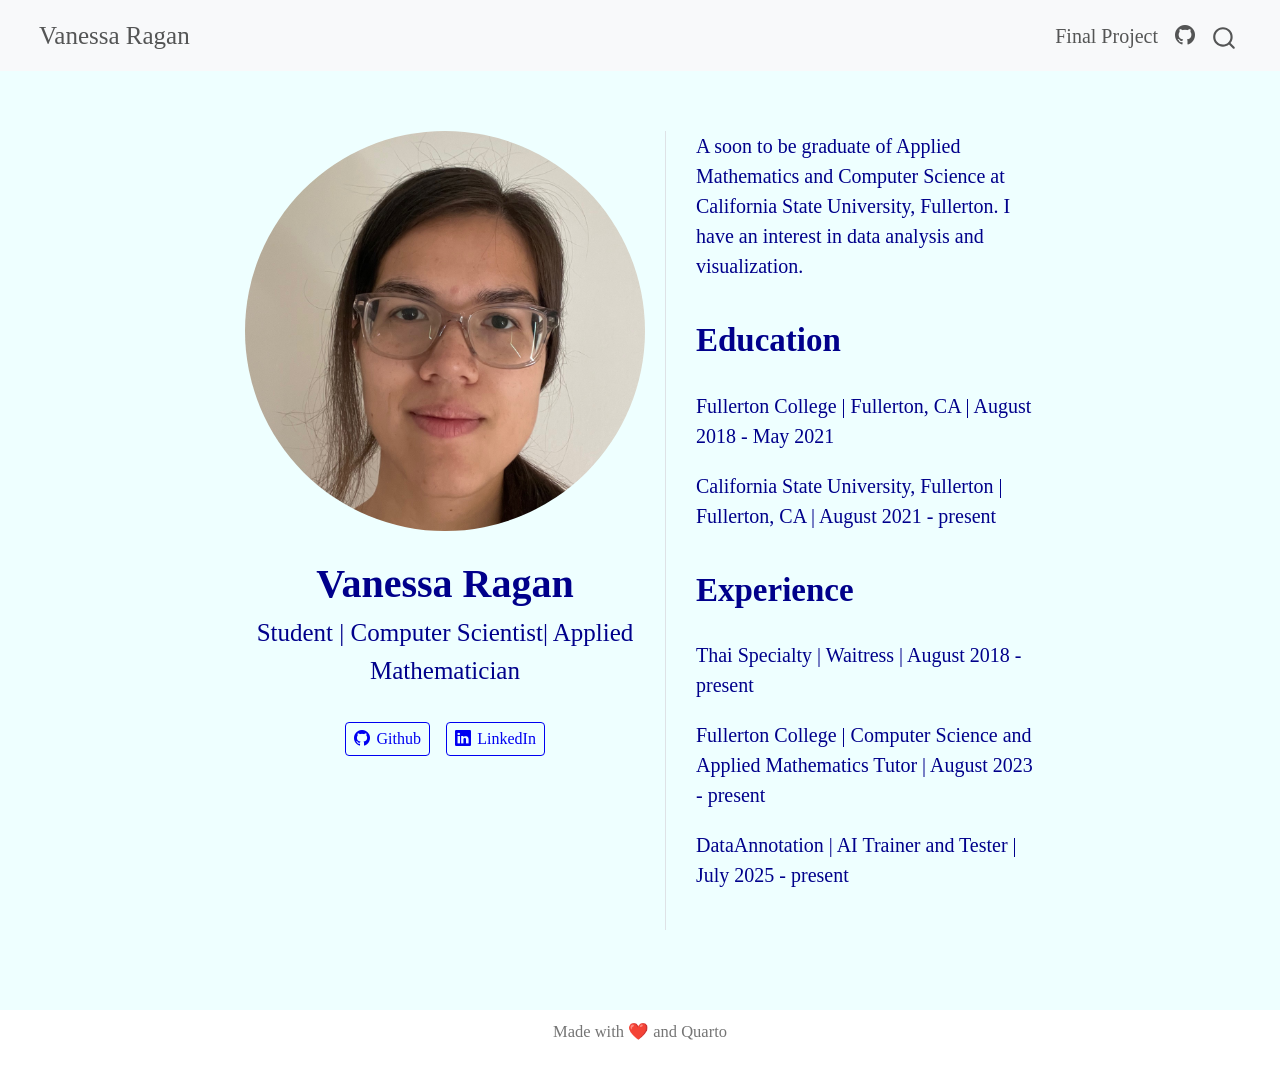
<file: docs/index.html>
<!DOCTYPE html>
<html xmlns="http://www.w3.org/1999/xhtml" lang="en" xml:lang="en"><head>

<meta charset="utf-8">
<meta name="generator" content="quarto-1.8.25">

<meta name="viewport" content="width=device-width, initial-scale=1.0, user-scalable=yes">


<title>Vanessa Ragan</title>
<style>
code{white-space: pre-wrap;}
span.smallcaps{font-variant: small-caps;}
div.columns{display: flex; gap: min(4vw, 1.5em);}
div.column{flex: auto; overflow-x: auto;}
div.hanging-indent{margin-left: 1.5em; text-indent: -1.5em;}
ul.task-list{list-style: none;}
ul.task-list li input[type="checkbox"] {
  width: 0.8em;
  margin: 0 0.8em 0.2em -1em; /* quarto-specific, see https://github.com/quarto-dev/quarto-cli/issues/4556 */ 
  vertical-align: middle;
}
</style>


<script src="site_libs/quarto-nav/quarto-nav.js"></script>
<script src="site_libs/quarto-nav/headroom.min.js"></script>
<script src="site_libs/clipboard/clipboard.min.js"></script>
<script src="site_libs/quarto-search/autocomplete.umd.js"></script>
<script src="site_libs/quarto-search/fuse.min.js"></script>
<script src="site_libs/quarto-search/quarto-search.js"></script>
<meta name="quarto:offset" content="./">
<script src="site_libs/quarto-html/quarto.js" type="module"></script>
<script src="site_libs/quarto-html/tabsets/tabsets.js" type="module"></script>
<script src="site_libs/quarto-html/axe/axe-check.js" type="module"></script>
<script src="site_libs/quarto-html/popper.min.js"></script>
<script src="site_libs/quarto-html/tippy.umd.min.js"></script>
<link href="site_libs/quarto-html/tippy.css" rel="stylesheet">
<link href="site_libs/quarto-html/quarto-syntax-highlighting-7b89279ff1a6dce999919e0e67d4d9ec.css" rel="stylesheet" id="quarto-text-highlighting-styles">
<script src="site_libs/bootstrap/bootstrap.min.js"></script>
<link href="site_libs/bootstrap/bootstrap-icons.css" rel="stylesheet">
<link href="site_libs/bootstrap/bootstrap-15abce8112f956ab68087844855cda1d.min.css" rel="stylesheet" append-hash="true" id="quarto-bootstrap" data-mode="light">
<script id="quarto-search-options" type="application/json">{
  "location": "navbar",
  "copy-button": false,
  "collapse-after": 3,
  "panel-placement": "end",
  "type": "overlay",
  "limit": 50,
  "keyboard-shortcut": [
    "f",
    "/",
    "s"
  ],
  "show-item-context": false,
  "language": {
    "search-no-results-text": "No results",
    "search-matching-documents-text": "matching documents",
    "search-copy-link-title": "Copy link to search",
    "search-hide-matches-text": "Hide additional matches",
    "search-more-match-text": "more match in this document",
    "search-more-matches-text": "more matches in this document",
    "search-clear-button-title": "Clear",
    "search-text-placeholder": "",
    "search-detached-cancel-button-title": "Cancel",
    "search-submit-button-title": "Submit",
    "search-label": "Search"
  }
}</script>


<meta property="og:title" content="Vanessa Ragan">
<meta property="og:description" content="Student | Computer Scientist| Applied Mathematician">
<meta property="og:image" content="profile.jpeg">
<meta property="og:site_name" content="Vanessa Ragan">
</head>

<body class="nav-fixed fullcontent quarto-light">

<div id="quarto-search-results"></div>
  <header id="quarto-header" class="headroom fixed-top">
    <nav class="navbar navbar-expand-lg " data-bs-theme="dark">
      <div class="navbar-container container-fluid">
      <div class="navbar-brand-container mx-auto">
    <a href="./index.html" class="navbar-brand navbar-brand-logo">
    </a>
    <a class="navbar-brand" href="./index.html">
    <span class="navbar-title">Vanessa Ragan</span>
    </a>
  </div>
            <div id="quarto-search" class="" title="Search"></div>
          <button class="navbar-toggler" type="button" data-bs-toggle="collapse" data-bs-target="#navbarCollapse" aria-controls="navbarCollapse" role="menu" aria-expanded="false" aria-label="Toggle navigation" onclick="if (window.quartoToggleHeadroom) { window.quartoToggleHeadroom(); }">
  <span class="navbar-toggler-icon"></span>
</button>
          <div class="collapse navbar-collapse" id="navbarCollapse">
            <ul class="navbar-nav navbar-nav-scroll ms-auto">
  <li class="nav-item">
    <a class="nav-link" href="./final_project.html"> 
<span class="menu-text">Final Project</span></a>
  </li>  
</ul>
          </div> <!-- /navcollapse -->
            <div class="quarto-navbar-tools">
    <a href="./github.com" title="" class="quarto-navigation-tool px-1" aria-label=""><i class="bi bi-github"></i></a>
</div>
      </div> <!-- /container-fluid -->
    </nav>
</header>
<!-- content -->
<div id="quarto-content" class="quarto-container page-columns page-rows-contents page-layout-article page-navbar">
<!-- sidebar -->
<!-- margin-sidebar -->
    
<!-- main -->
<div class="quarto-about-trestles">
  <div class="about-entity">
    <img src="profile.jpeg" class="about-image
  round " style="height: 20em; width: 20em;">
<header id="title-block-header" class="quarto-title-block default">
<div class="quarto-title">
<h1 class="title">Vanessa Ragan</h1>
<p class="subtitle lead">Student | Computer Scientist| Applied Mathematician</p>
</div>
<div class="quarto-title-meta">
  </div>
</header>
    <div class="about-links">
  <a href="https://github.com/AzureWings123" class="about-link" rel="" target="">
    <i class="bi bi-github"></i>
     <span class="about-link-text">Github</span>
  </a>
  <a href="https://www.linkedin.com/in/vanessa-ragan-669422233/" class="about-link" rel="" target="">
    <i class="bi bi-linkedin"></i>
     <span class="about-link-text">LinkedIn</span>
  </a>
</div>
  </div>
  <div class="about-contents"><main class="content" id="quarto-document-content">
<p>A soon to be graduate of Applied Mathematics and Computer Science at California State University, Fullerton. I have an interest in data analysis and visualization.</p>
<section id="education" class="level2">
<h2 data-anchor-id="education">Education</h2>
<p>Fullerton College | Fullerton, CA | August 2018 - May 2021</p>
<p>California State University, Fullerton | Fullerton, CA | August 2021 - present</p>
</section>
<section id="experience" class="level2">
<h2 data-anchor-id="experience">Experience</h2>
<p>Thai Specialty | Waitress | August 2018 - present</p>
<p>Fullerton College | Computer Science and Applied Mathematics Tutor | August 2023 - present</p>
<p>DataAnnotation | AI Trainer and Tester | July 2025 - present</p>


</section>
</main></div>
</div>
 <!-- /main -->
<script id="quarto-html-after-body" type="application/javascript">
  window.document.addEventListener("DOMContentLoaded", function (event) {
    const isCodeAnnotation = (el) => {
      for (const clz of el.classList) {
        if (clz.startsWith('code-annotation-')) {                     
          return true;
        }
      }
      return false;
    }
    const onCopySuccess = function(e) {
      // button target
      const button = e.trigger;
      // don't keep focus
      button.blur();
      // flash "checked"
      button.classList.add('code-copy-button-checked');
      var currentTitle = button.getAttribute("title");
      button.setAttribute("title", "Copied!");
      let tooltip;
      if (window.bootstrap) {
        button.setAttribute("data-bs-toggle", "tooltip");
        button.setAttribute("data-bs-placement", "left");
        button.setAttribute("data-bs-title", "Copied!");
        tooltip = new bootstrap.Tooltip(button, 
          { trigger: "manual", 
            customClass: "code-copy-button-tooltip",
            offset: [0, -8]});
        tooltip.show();    
      }
      setTimeout(function() {
        if (tooltip) {
          tooltip.hide();
          button.removeAttribute("data-bs-title");
          button.removeAttribute("data-bs-toggle");
          button.removeAttribute("data-bs-placement");
        }
        button.setAttribute("title", currentTitle);
        button.classList.remove('code-copy-button-checked');
      }, 1000);
      // clear code selection
      e.clearSelection();
    }
    const getTextToCopy = function(trigger) {
      const outerScaffold = trigger.parentElement.cloneNode(true);
      const codeEl = outerScaffold.querySelector('code');
      for (const childEl of codeEl.children) {
        if (isCodeAnnotation(childEl)) {
          childEl.remove();
        }
      }
      return codeEl.innerText;
    }
    const clipboard = new window.ClipboardJS('.code-copy-button:not([data-in-quarto-modal])', {
      text: getTextToCopy
    });
    clipboard.on('success', onCopySuccess);
    if (window.document.getElementById('quarto-embedded-source-code-modal')) {
      const clipboardModal = new window.ClipboardJS('.code-copy-button[data-in-quarto-modal]', {
        text: getTextToCopy,
        container: window.document.getElementById('quarto-embedded-source-code-modal')
      });
      clipboardModal.on('success', onCopySuccess);
    }
      var localhostRegex = new RegExp(/^(?:http|https):\/\/localhost\:?[0-9]*\//);
      var mailtoRegex = new RegExp(/^mailto:/);
        var filterRegex = new RegExp('/' + window.location.host + '/');
      var isInternal = (href) => {
          return filterRegex.test(href) || localhostRegex.test(href) || mailtoRegex.test(href);
      }
      // Inspect non-navigation links and adorn them if external
     var links = window.document.querySelectorAll('a[href]:not(.nav-link):not(.navbar-brand):not(.toc-action):not(.sidebar-link):not(.sidebar-item-toggle):not(.pagination-link):not(.no-external):not([aria-hidden]):not(.dropdown-item):not(.quarto-navigation-tool):not(.about-link)');
      for (var i=0; i<links.length; i++) {
        const link = links[i];
        if (!isInternal(link.href)) {
          // undo the damage that might have been done by quarto-nav.js in the case of
          // links that we want to consider external
          if (link.dataset.originalHref !== undefined) {
            link.href = link.dataset.originalHref;
          }
        }
      }
    function tippyHover(el, contentFn, onTriggerFn, onUntriggerFn) {
      const config = {
        allowHTML: true,
        maxWidth: 500,
        delay: 100,
        arrow: false,
        appendTo: function(el) {
            return el.parentElement;
        },
        interactive: true,
        interactiveBorder: 10,
        theme: 'quarto',
        placement: 'bottom-start',
      };
      if (contentFn) {
        config.content = contentFn;
      }
      if (onTriggerFn) {
        config.onTrigger = onTriggerFn;
      }
      if (onUntriggerFn) {
        config.onUntrigger = onUntriggerFn;
      }
      window.tippy(el, config); 
    }
    const noterefs = window.document.querySelectorAll('a[role="doc-noteref"]');
    for (var i=0; i<noterefs.length; i++) {
      const ref = noterefs[i];
      tippyHover(ref, function() {
        // use id or data attribute instead here
        let href = ref.getAttribute('data-footnote-href') || ref.getAttribute('href');
        try { href = new URL(href).hash; } catch {}
        const id = href.replace(/^#\/?/, "");
        const note = window.document.getElementById(id);
        if (note) {
          return note.innerHTML;
        } else {
          return "";
        }
      });
    }
    const xrefs = window.document.querySelectorAll('a.quarto-xref');
    const processXRef = (id, note) => {
      // Strip column container classes
      const stripColumnClz = (el) => {
        el.classList.remove("page-full", "page-columns");
        if (el.children) {
          for (const child of el.children) {
            stripColumnClz(child);
          }
        }
      }
      stripColumnClz(note)
      if (id === null || id.startsWith('sec-')) {
        // Special case sections, only their first couple elements
        const container = document.createElement("div");
        if (note.children && note.children.length > 2) {
          container.appendChild(note.children[0].cloneNode(true));
          for (let i = 1; i < note.children.length; i++) {
            const child = note.children[i];
            if (child.tagName === "P" && child.innerText === "") {
              continue;
            } else {
              container.appendChild(child.cloneNode(true));
              break;
            }
          }
          if (window.Quarto?.typesetMath) {
            window.Quarto.typesetMath(container);
          }
          return container.innerHTML
        } else {
          if (window.Quarto?.typesetMath) {
            window.Quarto.typesetMath(note);
          }
          return note.innerHTML;
        }
      } else {
        // Remove any anchor links if they are present
        const anchorLink = note.querySelector('a.anchorjs-link');
        if (anchorLink) {
          anchorLink.remove();
        }
        if (window.Quarto?.typesetMath) {
          window.Quarto.typesetMath(note);
        }
        if (note.classList.contains("callout")) {
          return note.outerHTML;
        } else {
          return note.innerHTML;
        }
      }
    }
    for (var i=0; i<xrefs.length; i++) {
      const xref = xrefs[i];
      tippyHover(xref, undefined, function(instance) {
        instance.disable();
        let url = xref.getAttribute('href');
        let hash = undefined; 
        if (url.startsWith('#')) {
          hash = url;
        } else {
          try { hash = new URL(url).hash; } catch {}
        }
        if (hash) {
          const id = hash.replace(/^#\/?/, "");
          const note = window.document.getElementById(id);
          if (note !== null) {
            try {
              const html = processXRef(id, note.cloneNode(true));
              instance.setContent(html);
            } finally {
              instance.enable();
              instance.show();
            }
          } else {
            // See if we can fetch this
            fetch(url.split('#')[0])
            .then(res => res.text())
            .then(html => {
              const parser = new DOMParser();
              const htmlDoc = parser.parseFromString(html, "text/html");
              const note = htmlDoc.getElementById(id);
              if (note !== null) {
                const html = processXRef(id, note);
                instance.setContent(html);
              } 
            }).finally(() => {
              instance.enable();
              instance.show();
            });
          }
        } else {
          // See if we can fetch a full url (with no hash to target)
          // This is a special case and we should probably do some content thinning / targeting
          fetch(url)
          .then(res => res.text())
          .then(html => {
            const parser = new DOMParser();
            const htmlDoc = parser.parseFromString(html, "text/html");
            const note = htmlDoc.querySelector('main.content');
            if (note !== null) {
              // This should only happen for chapter cross references
              // (since there is no id in the URL)
              // remove the first header
              if (note.children.length > 0 && note.children[0].tagName === "HEADER") {
                note.children[0].remove();
              }
              const html = processXRef(null, note);
              instance.setContent(html);
            } 
          }).finally(() => {
            instance.enable();
            instance.show();
          });
        }
      }, function(instance) {
      });
    }
        let selectedAnnoteEl;
        const selectorForAnnotation = ( cell, annotation) => {
          let cellAttr = 'data-code-cell="' + cell + '"';
          let lineAttr = 'data-code-annotation="' +  annotation + '"';
          const selector = 'span[' + cellAttr + '][' + lineAttr + ']';
          return selector;
        }
        const selectCodeLines = (annoteEl) => {
          const doc = window.document;
          const targetCell = annoteEl.getAttribute("data-target-cell");
          const targetAnnotation = annoteEl.getAttribute("data-target-annotation");
          const annoteSpan = window.document.querySelector(selectorForAnnotation(targetCell, targetAnnotation));
          const lines = annoteSpan.getAttribute("data-code-lines").split(",");
          const lineIds = lines.map((line) => {
            return targetCell + "-" + line;
          })
          let top = null;
          let height = null;
          let parent = null;
          if (lineIds.length > 0) {
              //compute the position of the single el (top and bottom and make a div)
              const el = window.document.getElementById(lineIds[0]);
              top = el.offsetTop;
              height = el.offsetHeight;
              parent = el.parentElement.parentElement;
            if (lineIds.length > 1) {
              const lastEl = window.document.getElementById(lineIds[lineIds.length - 1]);
              const bottom = lastEl.offsetTop + lastEl.offsetHeight;
              height = bottom - top;
            }
            if (top !== null && height !== null && parent !== null) {
              // cook up a div (if necessary) and position it 
              let div = window.document.getElementById("code-annotation-line-highlight");
              if (div === null) {
                div = window.document.createElement("div");
                div.setAttribute("id", "code-annotation-line-highlight");
                div.style.position = 'absolute';
                parent.appendChild(div);
              }
              div.style.top = top - 2 + "px";
              div.style.height = height + 4 + "px";
              div.style.left = 0;
              let gutterDiv = window.document.getElementById("code-annotation-line-highlight-gutter");
              if (gutterDiv === null) {
                gutterDiv = window.document.createElement("div");
                gutterDiv.setAttribute("id", "code-annotation-line-highlight-gutter");
                gutterDiv.style.position = 'absolute';
                const codeCell = window.document.getElementById(targetCell);
                const gutter = codeCell.querySelector('.code-annotation-gutter');
                gutter.appendChild(gutterDiv);
              }
              gutterDiv.style.top = top - 2 + "px";
              gutterDiv.style.height = height + 4 + "px";
            }
            selectedAnnoteEl = annoteEl;
          }
        };
        const unselectCodeLines = () => {
          const elementsIds = ["code-annotation-line-highlight", "code-annotation-line-highlight-gutter"];
          elementsIds.forEach((elId) => {
            const div = window.document.getElementById(elId);
            if (div) {
              div.remove();
            }
          });
          selectedAnnoteEl = undefined;
        };
          // Handle positioning of the toggle
      window.addEventListener(
        "resize",
        throttle(() => {
          elRect = undefined;
          if (selectedAnnoteEl) {
            selectCodeLines(selectedAnnoteEl);
          }
        }, 10)
      );
      function throttle(fn, ms) {
      let throttle = false;
      let timer;
        return (...args) => {
          if(!throttle) { // first call gets through
              fn.apply(this, args);
              throttle = true;
          } else { // all the others get throttled
              if(timer) clearTimeout(timer); // cancel #2
              timer = setTimeout(() => {
                fn.apply(this, args);
                timer = throttle = false;
              }, ms);
          }
        };
      }
        // Attach click handler to the DT
        const annoteDls = window.document.querySelectorAll('dt[data-target-cell]');
        for (const annoteDlNode of annoteDls) {
          annoteDlNode.addEventListener('click', (event) => {
            const clickedEl = event.target;
            if (clickedEl !== selectedAnnoteEl) {
              unselectCodeLines();
              const activeEl = window.document.querySelector('dt[data-target-cell].code-annotation-active');
              if (activeEl) {
                activeEl.classList.remove('code-annotation-active');
              }
              selectCodeLines(clickedEl);
              clickedEl.classList.add('code-annotation-active');
            } else {
              // Unselect the line
              unselectCodeLines();
              clickedEl.classList.remove('code-annotation-active');
            }
          });
        }
    const findCites = (el) => {
      const parentEl = el.parentElement;
      if (parentEl) {
        const cites = parentEl.dataset.cites;
        if (cites) {
          return {
            el,
            cites: cites.split(' ')
          };
        } else {
          return findCites(el.parentElement)
        }
      } else {
        return undefined;
      }
    };
    var bibliorefs = window.document.querySelectorAll('a[role="doc-biblioref"]');
    for (var i=0; i<bibliorefs.length; i++) {
      const ref = bibliorefs[i];
      const citeInfo = findCites(ref);
      if (citeInfo) {
        tippyHover(citeInfo.el, function() {
          var popup = window.document.createElement('div');
          citeInfo.cites.forEach(function(cite) {
            var citeDiv = window.document.createElement('div');
            citeDiv.classList.add('hanging-indent');
            citeDiv.classList.add('csl-entry');
            var biblioDiv = window.document.getElementById('ref-' + cite);
            if (biblioDiv) {
              citeDiv.innerHTML = biblioDiv.innerHTML;
            }
            popup.appendChild(citeDiv);
          });
          return popup.innerHTML;
        });
      }
    }
  });
  </script>
</div> <!-- /content -->
<footer class="footer">
  <div class="nav-footer">
    <div class="nav-footer-left">
      &nbsp;
    </div>   
    <div class="nav-footer-center">
<p>Made with ❤️ and Quarto</p>
</div>
    <div class="nav-footer-right">
      &nbsp;
    </div>
  </div>
</footer>




</body></html>
</file>
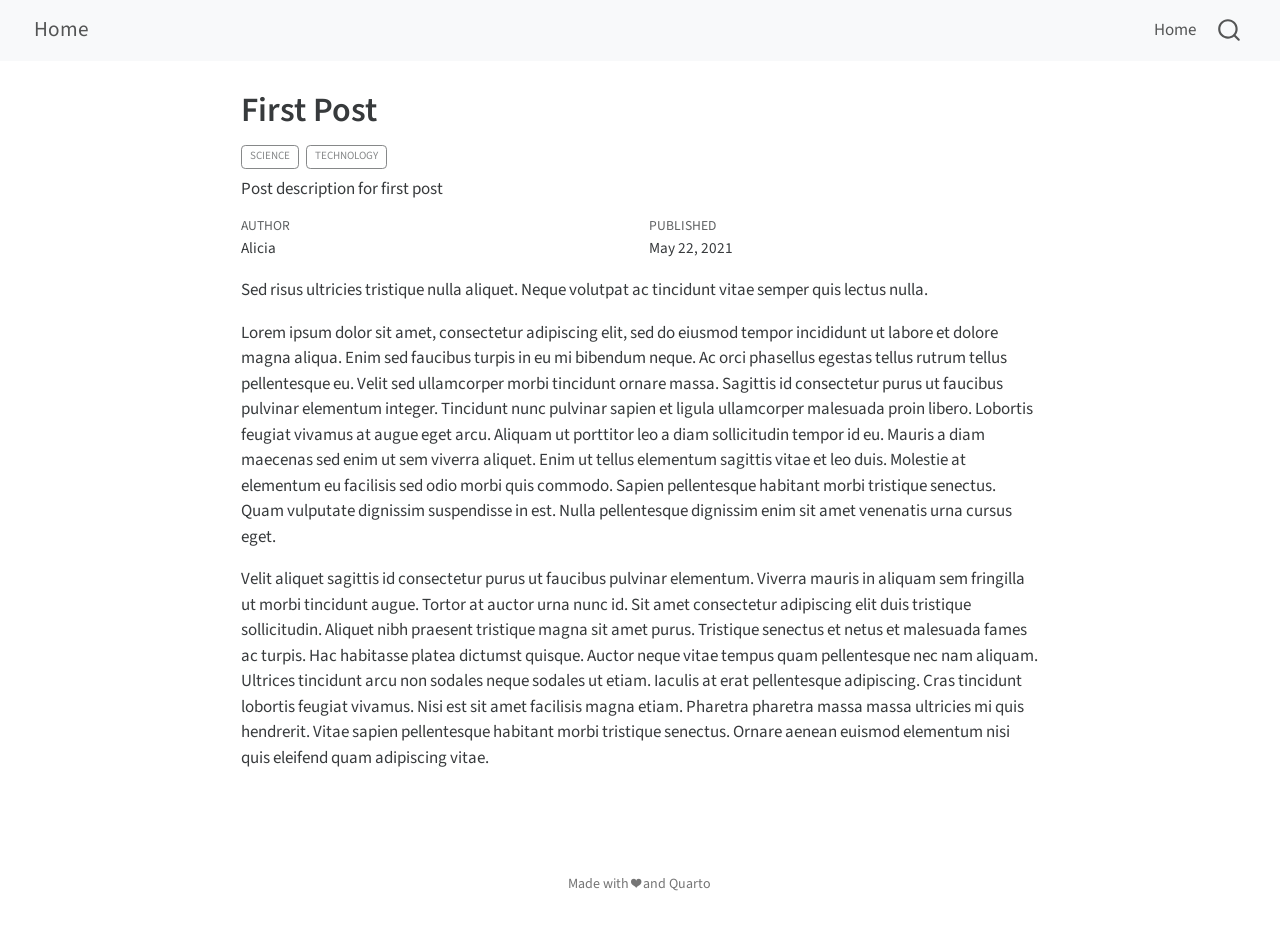
<file: docs/blog/first-post/index.html>
<!DOCTYPE html>
<html xmlns="http://www.w3.org/1999/xhtml" lang="en" xml:lang="en"><head>

<meta charset="utf-8">
<meta name="generator" content="quarto-1.8.25">

<meta name="viewport" content="width=device-width, initial-scale=1.0, user-scalable=yes">

<meta name="author" content="Alicia">
<meta name="dcterms.date" content="2021-05-22">
<meta name="description" content="Post description for first post">

<title>First Post – Home</title>
<style>
code{white-space: pre-wrap;}
span.smallcaps{font-variant: small-caps;}
div.columns{display: flex; gap: min(4vw, 1.5em);}
div.column{flex: auto; overflow-x: auto;}
div.hanging-indent{margin-left: 1.5em; text-indent: -1.5em;}
ul.task-list{list-style: none;}
ul.task-list li input[type="checkbox"] {
  width: 0.8em;
  margin: 0 0.8em 0.2em -1em; /* quarto-specific, see https://github.com/quarto-dev/quarto-cli/issues/4556 */ 
  vertical-align: middle;
}
</style>


<script src="../../site_libs/quarto-nav/quarto-nav.js"></script>
<script src="../../site_libs/quarto-nav/headroom.min.js"></script>
<script src="../../site_libs/clipboard/clipboard.min.js"></script>
<script src="../../site_libs/quarto-search/autocomplete.umd.js"></script>
<script src="../../site_libs/quarto-search/fuse.min.js"></script>
<script src="../../site_libs/quarto-search/quarto-search.js"></script>
<meta name="quarto:offset" content="../../">
<script src="../../site_libs/quarto-html/quarto.js" type="module"></script>
<script src="../../site_libs/quarto-html/tabsets/tabsets.js" type="module"></script>
<script src="../../site_libs/quarto-html/axe/axe-check.js" type="module"></script>
<script src="../../site_libs/quarto-html/popper.min.js"></script>
<script src="../../site_libs/quarto-html/tippy.umd.min.js"></script>
<script src="../../site_libs/quarto-html/anchor.min.js"></script>
<link href="../../site_libs/quarto-html/tippy.css" rel="stylesheet">
<link href="../../site_libs/quarto-html/quarto-syntax-highlighting-7b89279ff1a6dce999919e0e67d4d9ec.css" rel="stylesheet" id="quarto-text-highlighting-styles">
<script src="../../site_libs/bootstrap/bootstrap.min.js"></script>
<link href="../../site_libs/bootstrap/bootstrap-icons.css" rel="stylesheet">
<link href="../../site_libs/bootstrap/bootstrap-31a1077f192e19d3f16d65679127eceb.min.css" rel="stylesheet" append-hash="true" id="quarto-bootstrap" data-mode="light">
<script id="quarto-search-options" type="application/json">{
  "location": "navbar",
  "copy-button": false,
  "collapse-after": 3,
  "panel-placement": "end",
  "type": "overlay",
  "limit": 50,
  "keyboard-shortcut": [
    "f",
    "/",
    "s"
  ],
  "show-item-context": false,
  "language": {
    "search-no-results-text": "No results",
    "search-matching-documents-text": "matching documents",
    "search-copy-link-title": "Copy link to search",
    "search-hide-matches-text": "Hide additional matches",
    "search-more-match-text": "more match in this document",
    "search-more-matches-text": "more matches in this document",
    "search-clear-button-title": "Clear",
    "search-text-placeholder": "",
    "search-detached-cancel-button-title": "Cancel",
    "search-submit-button-title": "Submit",
    "search-label": "Search"
  }
}</script>


<meta property="og:title" content="First Post – Home">
<meta property="og:description" content="Post description for first post">
<meta property="og:image" content="cover.jpg">
<meta property="og:site_name" content="Home">
</head>

<body class="nav-fixed fullcontent quarto-light">

<div id="quarto-search-results"></div>
  <header id="quarto-header" class="headroom fixed-top">
    <nav class="navbar navbar-expand-lg " data-bs-theme="dark">
      <div class="navbar-container container-fluid">
      <div class="navbar-brand-container mx-auto">
    <a href="../../index.html" class="navbar-brand navbar-brand-logo">
    </a>
    <a class="navbar-brand" href="../../index.html">
    <span class="navbar-title">Home</span>
    </a>
  </div>
            <div id="quarto-search" class="" title="Search"></div>
          <button class="navbar-toggler" type="button" data-bs-toggle="collapse" data-bs-target="#navbarCollapse" aria-controls="navbarCollapse" role="menu" aria-expanded="false" aria-label="Toggle navigation" onclick="if (window.quartoToggleHeadroom) { window.quartoToggleHeadroom(); }">
  <span class="navbar-toggler-icon"></span>
</button>
          <div class="collapse navbar-collapse" id="navbarCollapse">
            <ul class="navbar-nav navbar-nav-scroll ms-auto">
  <li class="nav-item">
    <a class="nav-link" href="../../index.html"> 
<span class="menu-text">Home</span></a>
  </li>  
</ul>
          </div> <!-- /navcollapse -->
            <div class="quarto-navbar-tools">
</div>
      </div> <!-- /container-fluid -->
    </nav>
</header>
<!-- content -->
<div id="quarto-content" class="quarto-container page-columns page-rows-contents page-layout-article page-navbar">
<!-- sidebar -->
<!-- margin-sidebar -->
    
<!-- main -->
<main class="content" id="quarto-document-content">

<header id="title-block-header" class="quarto-title-block default">
<div class="quarto-title">
<h1 class="title">First Post</h1>
  <div class="quarto-categories">
    <div class="quarto-category">Science</div>
    <div class="quarto-category">Technology</div>
  </div>
  </div>

<div>
  <div class="description">
    Post description for first post
  </div>
</div>


<div class="quarto-title-meta">

    <div>
    <div class="quarto-title-meta-heading">Author</div>
    <div class="quarto-title-meta-contents">
             <p>Alicia </p>
          </div>
  </div>
    
    <div>
    <div class="quarto-title-meta-heading">Published</div>
    <div class="quarto-title-meta-contents">
      <p class="date">May 22, 2021</p>
    </div>
  </div>
  
    
  </div>
  


</header>


<p>Sed risus ultricies tristique nulla aliquet. Neque volutpat ac tincidunt vitae semper quis lectus nulla.</p>
<p>Lorem ipsum dolor sit amet, consectetur adipiscing elit, sed do eiusmod tempor incididunt ut labore et dolore magna aliqua. Enim sed faucibus turpis in eu mi bibendum neque. Ac orci phasellus egestas tellus rutrum tellus pellentesque eu. Velit sed ullamcorper morbi tincidunt ornare massa. Sagittis id consectetur purus ut faucibus pulvinar elementum integer. Tincidunt nunc pulvinar sapien et ligula ullamcorper malesuada proin libero. Lobortis feugiat vivamus at augue eget arcu. Aliquam ut porttitor leo a diam sollicitudin tempor id eu. Mauris a diam maecenas sed enim ut sem viverra aliquet. Enim ut tellus elementum sagittis vitae et leo duis. Molestie at elementum eu facilisis sed odio morbi quis commodo. Sapien pellentesque habitant morbi tristique senectus. Quam vulputate dignissim suspendisse in est. Nulla pellentesque dignissim enim sit amet venenatis urna cursus eget.</p>
<p>Velit aliquet sagittis id consectetur purus ut faucibus pulvinar elementum. Viverra mauris in aliquam sem fringilla ut morbi tincidunt augue. Tortor at auctor urna nunc id. Sit amet consectetur adipiscing elit duis tristique sollicitudin. Aliquet nibh praesent tristique magna sit amet purus. Tristique senectus et netus et malesuada fames ac turpis. Hac habitasse platea dictumst quisque. Auctor neque vitae tempus quam pellentesque nec nam aliquam. Ultrices tincidunt arcu non sodales neque sodales ut etiam. Iaculis at erat pellentesque adipiscing. Cras tincidunt lobortis feugiat vivamus. Nisi est sit amet facilisis magna etiam. Pharetra pharetra massa massa ultricies mi quis hendrerit. Vitae sapien pellentesque habitant morbi tristique senectus. Ornare aenean euismod elementum nisi quis eleifend quam adipiscing vitae.</p>



</main> <!-- /main -->
<script id="quarto-html-after-body" type="application/javascript">
  window.document.addEventListener("DOMContentLoaded", function (event) {
    const icon = "";
    const anchorJS = new window.AnchorJS();
    anchorJS.options = {
      placement: 'right',
      icon: icon
    };
    anchorJS.add('.anchored');
    const isCodeAnnotation = (el) => {
      for (const clz of el.classList) {
        if (clz.startsWith('code-annotation-')) {                     
          return true;
        }
      }
      return false;
    }
    const onCopySuccess = function(e) {
      // button target
      const button = e.trigger;
      // don't keep focus
      button.blur();
      // flash "checked"
      button.classList.add('code-copy-button-checked');
      var currentTitle = button.getAttribute("title");
      button.setAttribute("title", "Copied!");
      let tooltip;
      if (window.bootstrap) {
        button.setAttribute("data-bs-toggle", "tooltip");
        button.setAttribute("data-bs-placement", "left");
        button.setAttribute("data-bs-title", "Copied!");
        tooltip = new bootstrap.Tooltip(button, 
          { trigger: "manual", 
            customClass: "code-copy-button-tooltip",
            offset: [0, -8]});
        tooltip.show();    
      }
      setTimeout(function() {
        if (tooltip) {
          tooltip.hide();
          button.removeAttribute("data-bs-title");
          button.removeAttribute("data-bs-toggle");
          button.removeAttribute("data-bs-placement");
        }
        button.setAttribute("title", currentTitle);
        button.classList.remove('code-copy-button-checked');
      }, 1000);
      // clear code selection
      e.clearSelection();
    }
    const getTextToCopy = function(trigger) {
      const outerScaffold = trigger.parentElement.cloneNode(true);
      const codeEl = outerScaffold.querySelector('code');
      for (const childEl of codeEl.children) {
        if (isCodeAnnotation(childEl)) {
          childEl.remove();
        }
      }
      return codeEl.innerText;
    }
    const clipboard = new window.ClipboardJS('.code-copy-button:not([data-in-quarto-modal])', {
      text: getTextToCopy
    });
    clipboard.on('success', onCopySuccess);
    if (window.document.getElementById('quarto-embedded-source-code-modal')) {
      const clipboardModal = new window.ClipboardJS('.code-copy-button[data-in-quarto-modal]', {
        text: getTextToCopy,
        container: window.document.getElementById('quarto-embedded-source-code-modal')
      });
      clipboardModal.on('success', onCopySuccess);
    }
      var localhostRegex = new RegExp(/^(?:http|https):\/\/localhost\:?[0-9]*\//);
      var mailtoRegex = new RegExp(/^mailto:/);
        var filterRegex = new RegExp('/' + window.location.host + '/');
      var isInternal = (href) => {
          return filterRegex.test(href) || localhostRegex.test(href) || mailtoRegex.test(href);
      }
      // Inspect non-navigation links and adorn them if external
     var links = window.document.querySelectorAll('a[href]:not(.nav-link):not(.navbar-brand):not(.toc-action):not(.sidebar-link):not(.sidebar-item-toggle):not(.pagination-link):not(.no-external):not([aria-hidden]):not(.dropdown-item):not(.quarto-navigation-tool):not(.about-link)');
      for (var i=0; i<links.length; i++) {
        const link = links[i];
        if (!isInternal(link.href)) {
          // undo the damage that might have been done by quarto-nav.js in the case of
          // links that we want to consider external
          if (link.dataset.originalHref !== undefined) {
            link.href = link.dataset.originalHref;
          }
        }
      }
    function tippyHover(el, contentFn, onTriggerFn, onUntriggerFn) {
      const config = {
        allowHTML: true,
        maxWidth: 500,
        delay: 100,
        arrow: false,
        appendTo: function(el) {
            return el.parentElement;
        },
        interactive: true,
        interactiveBorder: 10,
        theme: 'quarto',
        placement: 'bottom-start',
      };
      if (contentFn) {
        config.content = contentFn;
      }
      if (onTriggerFn) {
        config.onTrigger = onTriggerFn;
      }
      if (onUntriggerFn) {
        config.onUntrigger = onUntriggerFn;
      }
      window.tippy(el, config); 
    }
    const noterefs = window.document.querySelectorAll('a[role="doc-noteref"]');
    for (var i=0; i<noterefs.length; i++) {
      const ref = noterefs[i];
      tippyHover(ref, function() {
        // use id or data attribute instead here
        let href = ref.getAttribute('data-footnote-href') || ref.getAttribute('href');
        try { href = new URL(href).hash; } catch {}
        const id = href.replace(/^#\/?/, "");
        const note = window.document.getElementById(id);
        if (note) {
          return note.innerHTML;
        } else {
          return "";
        }
      });
    }
    const xrefs = window.document.querySelectorAll('a.quarto-xref');
    const processXRef = (id, note) => {
      // Strip column container classes
      const stripColumnClz = (el) => {
        el.classList.remove("page-full", "page-columns");
        if (el.children) {
          for (const child of el.children) {
            stripColumnClz(child);
          }
        }
      }
      stripColumnClz(note)
      if (id === null || id.startsWith('sec-')) {
        // Special case sections, only their first couple elements
        const container = document.createElement("div");
        if (note.children && note.children.length > 2) {
          container.appendChild(note.children[0].cloneNode(true));
          for (let i = 1; i < note.children.length; i++) {
            const child = note.children[i];
            if (child.tagName === "P" && child.innerText === "") {
              continue;
            } else {
              container.appendChild(child.cloneNode(true));
              break;
            }
          }
          if (window.Quarto?.typesetMath) {
            window.Quarto.typesetMath(container);
          }
          return container.innerHTML
        } else {
          if (window.Quarto?.typesetMath) {
            window.Quarto.typesetMath(note);
          }
          return note.innerHTML;
        }
      } else {
        // Remove any anchor links if they are present
        const anchorLink = note.querySelector('a.anchorjs-link');
        if (anchorLink) {
          anchorLink.remove();
        }
        if (window.Quarto?.typesetMath) {
          window.Quarto.typesetMath(note);
        }
        if (note.classList.contains("callout")) {
          return note.outerHTML;
        } else {
          return note.innerHTML;
        }
      }
    }
    for (var i=0; i<xrefs.length; i++) {
      const xref = xrefs[i];
      tippyHover(xref, undefined, function(instance) {
        instance.disable();
        let url = xref.getAttribute('href');
        let hash = undefined; 
        if (url.startsWith('#')) {
          hash = url;
        } else {
          try { hash = new URL(url).hash; } catch {}
        }
        if (hash) {
          const id = hash.replace(/^#\/?/, "");
          const note = window.document.getElementById(id);
          if (note !== null) {
            try {
              const html = processXRef(id, note.cloneNode(true));
              instance.setContent(html);
            } finally {
              instance.enable();
              instance.show();
            }
          } else {
            // See if we can fetch this
            fetch(url.split('#')[0])
            .then(res => res.text())
            .then(html => {
              const parser = new DOMParser();
              const htmlDoc = parser.parseFromString(html, "text/html");
              const note = htmlDoc.getElementById(id);
              if (note !== null) {
                const html = processXRef(id, note);
                instance.setContent(html);
              } 
            }).finally(() => {
              instance.enable();
              instance.show();
            });
          }
        } else {
          // See if we can fetch a full url (with no hash to target)
          // This is a special case and we should probably do some content thinning / targeting
          fetch(url)
          .then(res => res.text())
          .then(html => {
            const parser = new DOMParser();
            const htmlDoc = parser.parseFromString(html, "text/html");
            const note = htmlDoc.querySelector('main.content');
            if (note !== null) {
              // This should only happen for chapter cross references
              // (since there is no id in the URL)
              // remove the first header
              if (note.children.length > 0 && note.children[0].tagName === "HEADER") {
                note.children[0].remove();
              }
              const html = processXRef(null, note);
              instance.setContent(html);
            } 
          }).finally(() => {
            instance.enable();
            instance.show();
          });
        }
      }, function(instance) {
      });
    }
        let selectedAnnoteEl;
        const selectorForAnnotation = ( cell, annotation) => {
          let cellAttr = 'data-code-cell="' + cell + '"';
          let lineAttr = 'data-code-annotation="' +  annotation + '"';
          const selector = 'span[' + cellAttr + '][' + lineAttr + ']';
          return selector;
        }
        const selectCodeLines = (annoteEl) => {
          const doc = window.document;
          const targetCell = annoteEl.getAttribute("data-target-cell");
          const targetAnnotation = annoteEl.getAttribute("data-target-annotation");
          const annoteSpan = window.document.querySelector(selectorForAnnotation(targetCell, targetAnnotation));
          const lines = annoteSpan.getAttribute("data-code-lines").split(",");
          const lineIds = lines.map((line) => {
            return targetCell + "-" + line;
          })
          let top = null;
          let height = null;
          let parent = null;
          if (lineIds.length > 0) {
              //compute the position of the single el (top and bottom and make a div)
              const el = window.document.getElementById(lineIds[0]);
              top = el.offsetTop;
              height = el.offsetHeight;
              parent = el.parentElement.parentElement;
            if (lineIds.length > 1) {
              const lastEl = window.document.getElementById(lineIds[lineIds.length - 1]);
              const bottom = lastEl.offsetTop + lastEl.offsetHeight;
              height = bottom - top;
            }
            if (top !== null && height !== null && parent !== null) {
              // cook up a div (if necessary) and position it 
              let div = window.document.getElementById("code-annotation-line-highlight");
              if (div === null) {
                div = window.document.createElement("div");
                div.setAttribute("id", "code-annotation-line-highlight");
                div.style.position = 'absolute';
                parent.appendChild(div);
              }
              div.style.top = top - 2 + "px";
              div.style.height = height + 4 + "px";
              div.style.left = 0;
              let gutterDiv = window.document.getElementById("code-annotation-line-highlight-gutter");
              if (gutterDiv === null) {
                gutterDiv = window.document.createElement("div");
                gutterDiv.setAttribute("id", "code-annotation-line-highlight-gutter");
                gutterDiv.style.position = 'absolute';
                const codeCell = window.document.getElementById(targetCell);
                const gutter = codeCell.querySelector('.code-annotation-gutter');
                gutter.appendChild(gutterDiv);
              }
              gutterDiv.style.top = top - 2 + "px";
              gutterDiv.style.height = height + 4 + "px";
            }
            selectedAnnoteEl = annoteEl;
          }
        };
        const unselectCodeLines = () => {
          const elementsIds = ["code-annotation-line-highlight", "code-annotation-line-highlight-gutter"];
          elementsIds.forEach((elId) => {
            const div = window.document.getElementById(elId);
            if (div) {
              div.remove();
            }
          });
          selectedAnnoteEl = undefined;
        };
          // Handle positioning of the toggle
      window.addEventListener(
        "resize",
        throttle(() => {
          elRect = undefined;
          if (selectedAnnoteEl) {
            selectCodeLines(selectedAnnoteEl);
          }
        }, 10)
      );
      function throttle(fn, ms) {
      let throttle = false;
      let timer;
        return (...args) => {
          if(!throttle) { // first call gets through
              fn.apply(this, args);
              throttle = true;
          } else { // all the others get throttled
              if(timer) clearTimeout(timer); // cancel #2
              timer = setTimeout(() => {
                fn.apply(this, args);
                timer = throttle = false;
              }, ms);
          }
        };
      }
        // Attach click handler to the DT
        const annoteDls = window.document.querySelectorAll('dt[data-target-cell]');
        for (const annoteDlNode of annoteDls) {
          annoteDlNode.addEventListener('click', (event) => {
            const clickedEl = event.target;
            if (clickedEl !== selectedAnnoteEl) {
              unselectCodeLines();
              const activeEl = window.document.querySelector('dt[data-target-cell].code-annotation-active');
              if (activeEl) {
                activeEl.classList.remove('code-annotation-active');
              }
              selectCodeLines(clickedEl);
              clickedEl.classList.add('code-annotation-active');
            } else {
              // Unselect the line
              unselectCodeLines();
              clickedEl.classList.remove('code-annotation-active');
            }
          });
        }
    const findCites = (el) => {
      const parentEl = el.parentElement;
      if (parentEl) {
        const cites = parentEl.dataset.cites;
        if (cites) {
          return {
            el,
            cites: cites.split(' ')
          };
        } else {
          return findCites(el.parentElement)
        }
      } else {
        return undefined;
      }
    };
    var bibliorefs = window.document.querySelectorAll('a[role="doc-biblioref"]');
    for (var i=0; i<bibliorefs.length; i++) {
      const ref = bibliorefs[i];
      const citeInfo = findCites(ref);
      if (citeInfo) {
        tippyHover(citeInfo.el, function() {
          var popup = window.document.createElement('div');
          citeInfo.cites.forEach(function(cite) {
            var citeDiv = window.document.createElement('div');
            citeDiv.classList.add('hanging-indent');
            citeDiv.classList.add('csl-entry');
            var biblioDiv = window.document.getElementById('ref-' + cite);
            if (biblioDiv) {
              citeDiv.innerHTML = biblioDiv.innerHTML;
            }
            popup.appendChild(citeDiv);
          });
          return popup.innerHTML;
        });
      }
    }
  });
  </script>
</div> <!-- /content -->
<footer class="footer">
  <div class="nav-footer">
    <div class="nav-footer-left">
      &nbsp;
    </div>   
    <div class="nav-footer-center">
<p>Made with ❤️ and Quarto</p>
</div>
    <div class="nav-footer-right">
      &nbsp;
    </div>
  </div>
</footer>




</body></html>
</file>
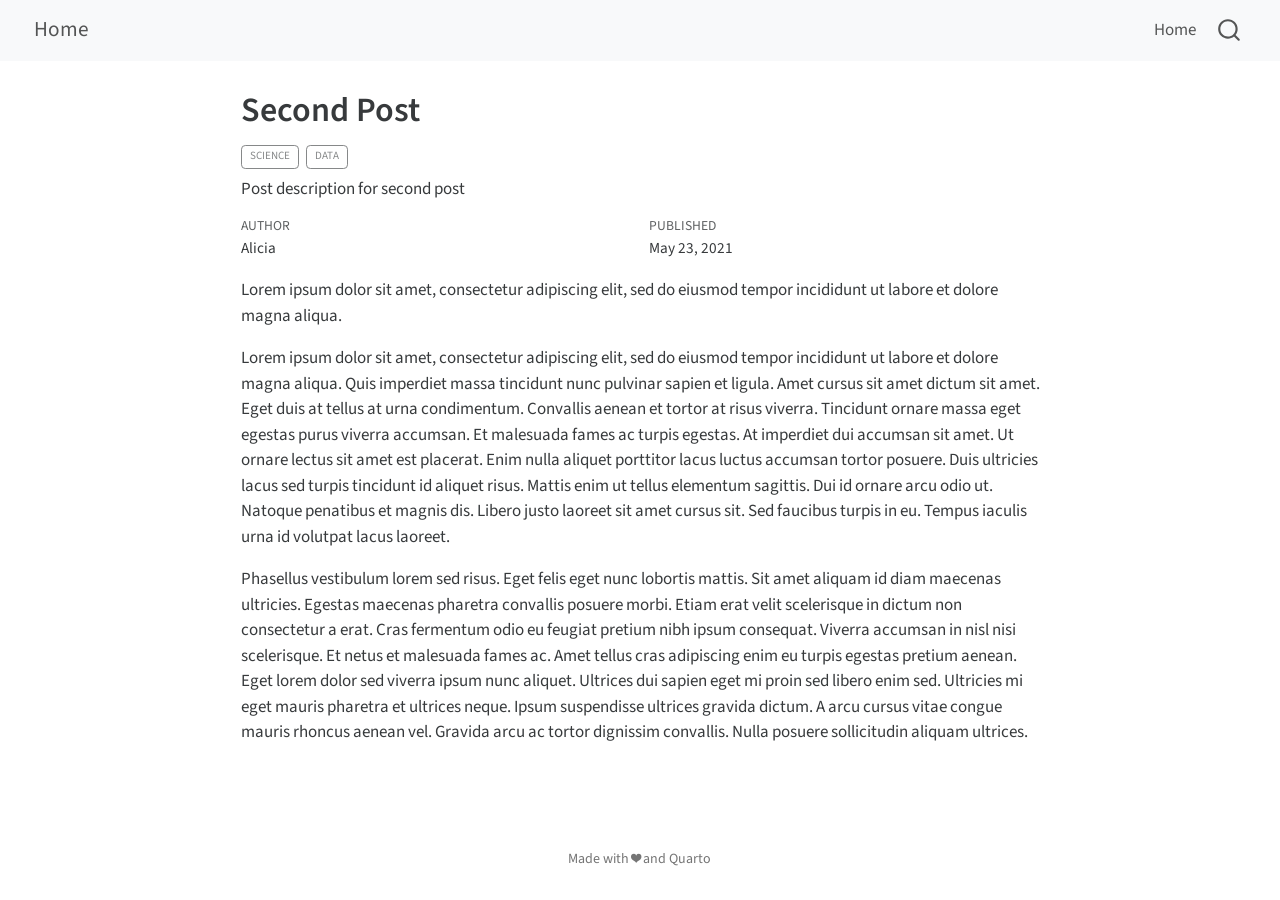
<file: docs/blog/second-post/index.html>
<!DOCTYPE html>
<html xmlns="http://www.w3.org/1999/xhtml" lang="en" xml:lang="en"><head>

<meta charset="utf-8">
<meta name="generator" content="quarto-1.8.25">

<meta name="viewport" content="width=device-width, initial-scale=1.0, user-scalable=yes">

<meta name="author" content="Alicia">
<meta name="dcterms.date" content="2021-05-23">
<meta name="description" content="Post description for second post">

<title>Second Post – Home</title>
<style>
code{white-space: pre-wrap;}
span.smallcaps{font-variant: small-caps;}
div.columns{display: flex; gap: min(4vw, 1.5em);}
div.column{flex: auto; overflow-x: auto;}
div.hanging-indent{margin-left: 1.5em; text-indent: -1.5em;}
ul.task-list{list-style: none;}
ul.task-list li input[type="checkbox"] {
  width: 0.8em;
  margin: 0 0.8em 0.2em -1em; /* quarto-specific, see https://github.com/quarto-dev/quarto-cli/issues/4556 */ 
  vertical-align: middle;
}
</style>


<script src="../../site_libs/quarto-nav/quarto-nav.js"></script>
<script src="../../site_libs/quarto-nav/headroom.min.js"></script>
<script src="../../site_libs/clipboard/clipboard.min.js"></script>
<script src="../../site_libs/quarto-search/autocomplete.umd.js"></script>
<script src="../../site_libs/quarto-search/fuse.min.js"></script>
<script src="../../site_libs/quarto-search/quarto-search.js"></script>
<meta name="quarto:offset" content="../../">
<script src="../../site_libs/quarto-html/quarto.js" type="module"></script>
<script src="../../site_libs/quarto-html/tabsets/tabsets.js" type="module"></script>
<script src="../../site_libs/quarto-html/axe/axe-check.js" type="module"></script>
<script src="../../site_libs/quarto-html/popper.min.js"></script>
<script src="../../site_libs/quarto-html/tippy.umd.min.js"></script>
<script src="../../site_libs/quarto-html/anchor.min.js"></script>
<link href="../../site_libs/quarto-html/tippy.css" rel="stylesheet">
<link href="../../site_libs/quarto-html/quarto-syntax-highlighting-7b89279ff1a6dce999919e0e67d4d9ec.css" rel="stylesheet" id="quarto-text-highlighting-styles">
<script src="../../site_libs/bootstrap/bootstrap.min.js"></script>
<link href="../../site_libs/bootstrap/bootstrap-icons.css" rel="stylesheet">
<link href="../../site_libs/bootstrap/bootstrap-31a1077f192e19d3f16d65679127eceb.min.css" rel="stylesheet" append-hash="true" id="quarto-bootstrap" data-mode="light">
<script id="quarto-search-options" type="application/json">{
  "location": "navbar",
  "copy-button": false,
  "collapse-after": 3,
  "panel-placement": "end",
  "type": "overlay",
  "limit": 50,
  "keyboard-shortcut": [
    "f",
    "/",
    "s"
  ],
  "show-item-context": false,
  "language": {
    "search-no-results-text": "No results",
    "search-matching-documents-text": "matching documents",
    "search-copy-link-title": "Copy link to search",
    "search-hide-matches-text": "Hide additional matches",
    "search-more-match-text": "more match in this document",
    "search-more-matches-text": "more matches in this document",
    "search-clear-button-title": "Clear",
    "search-text-placeholder": "",
    "search-detached-cancel-button-title": "Cancel",
    "search-submit-button-title": "Submit",
    "search-label": "Search"
  }
}</script>


<meta property="og:title" content="Second Post – Home">
<meta property="og:description" content="Post description for second post">
<meta property="og:image" content="cover.jpg">
<meta property="og:site_name" content="Home">
</head>

<body class="nav-fixed fullcontent quarto-light">

<div id="quarto-search-results"></div>
  <header id="quarto-header" class="headroom fixed-top">
    <nav class="navbar navbar-expand-lg " data-bs-theme="dark">
      <div class="navbar-container container-fluid">
      <div class="navbar-brand-container mx-auto">
    <a href="../../index.html" class="navbar-brand navbar-brand-logo">
    </a>
    <a class="navbar-brand" href="../../index.html">
    <span class="navbar-title">Home</span>
    </a>
  </div>
            <div id="quarto-search" class="" title="Search"></div>
          <button class="navbar-toggler" type="button" data-bs-toggle="collapse" data-bs-target="#navbarCollapse" aria-controls="navbarCollapse" role="menu" aria-expanded="false" aria-label="Toggle navigation" onclick="if (window.quartoToggleHeadroom) { window.quartoToggleHeadroom(); }">
  <span class="navbar-toggler-icon"></span>
</button>
          <div class="collapse navbar-collapse" id="navbarCollapse">
            <ul class="navbar-nav navbar-nav-scroll ms-auto">
  <li class="nav-item">
    <a class="nav-link" href="../../index.html"> 
<span class="menu-text">Home</span></a>
  </li>  
</ul>
          </div> <!-- /navcollapse -->
            <div class="quarto-navbar-tools">
</div>
      </div> <!-- /container-fluid -->
    </nav>
</header>
<!-- content -->
<div id="quarto-content" class="quarto-container page-columns page-rows-contents page-layout-article page-navbar">
<!-- sidebar -->
<!-- margin-sidebar -->
    
<!-- main -->
<main class="content" id="quarto-document-content">

<header id="title-block-header" class="quarto-title-block default">
<div class="quarto-title">
<h1 class="title">Second Post</h1>
  <div class="quarto-categories">
    <div class="quarto-category">Science</div>
    <div class="quarto-category">Data</div>
  </div>
  </div>

<div>
  <div class="description">
    Post description for second post
  </div>
</div>


<div class="quarto-title-meta">

    <div>
    <div class="quarto-title-meta-heading">Author</div>
    <div class="quarto-title-meta-contents">
             <p>Alicia </p>
          </div>
  </div>
    
    <div>
    <div class="quarto-title-meta-heading">Published</div>
    <div class="quarto-title-meta-contents">
      <p class="date">May 23, 2021</p>
    </div>
  </div>
  
    
  </div>
  


</header>


<p>Lorem ipsum dolor sit amet, consectetur adipiscing elit, sed do eiusmod tempor incididunt ut labore et dolore magna aliqua.</p>
<p>Lorem ipsum dolor sit amet, consectetur adipiscing elit, sed do eiusmod tempor incididunt ut labore et dolore magna aliqua. Quis imperdiet massa tincidunt nunc pulvinar sapien et ligula. Amet cursus sit amet dictum sit amet. Eget duis at tellus at urna condimentum. Convallis aenean et tortor at risus viverra. Tincidunt ornare massa eget egestas purus viverra accumsan. Et malesuada fames ac turpis egestas. At imperdiet dui accumsan sit amet. Ut ornare lectus sit amet est placerat. Enim nulla aliquet porttitor lacus luctus accumsan tortor posuere. Duis ultricies lacus sed turpis tincidunt id aliquet risus. Mattis enim ut tellus elementum sagittis. Dui id ornare arcu odio ut. Natoque penatibus et magnis dis. Libero justo laoreet sit amet cursus sit. Sed faucibus turpis in eu. Tempus iaculis urna id volutpat lacus laoreet.</p>
<p>Phasellus vestibulum lorem sed risus. Eget felis eget nunc lobortis mattis. Sit amet aliquam id diam maecenas ultricies. Egestas maecenas pharetra convallis posuere morbi. Etiam erat velit scelerisque in dictum non consectetur a erat. Cras fermentum odio eu feugiat pretium nibh ipsum consequat. Viverra accumsan in nisl nisi scelerisque. Et netus et malesuada fames ac. Amet tellus cras adipiscing enim eu turpis egestas pretium aenean. Eget lorem dolor sed viverra ipsum nunc aliquet. Ultrices dui sapien eget mi proin sed libero enim sed. Ultricies mi eget mauris pharetra et ultrices neque. Ipsum suspendisse ultrices gravida dictum. A arcu cursus vitae congue mauris rhoncus aenean vel. Gravida arcu ac tortor dignissim convallis. Nulla posuere sollicitudin aliquam ultrices.</p>



</main> <!-- /main -->
<script id="quarto-html-after-body" type="application/javascript">
  window.document.addEventListener("DOMContentLoaded", function (event) {
    const icon = "";
    const anchorJS = new window.AnchorJS();
    anchorJS.options = {
      placement: 'right',
      icon: icon
    };
    anchorJS.add('.anchored');
    const isCodeAnnotation = (el) => {
      for (const clz of el.classList) {
        if (clz.startsWith('code-annotation-')) {                     
          return true;
        }
      }
      return false;
    }
    const onCopySuccess = function(e) {
      // button target
      const button = e.trigger;
      // don't keep focus
      button.blur();
      // flash "checked"
      button.classList.add('code-copy-button-checked');
      var currentTitle = button.getAttribute("title");
      button.setAttribute("title", "Copied!");
      let tooltip;
      if (window.bootstrap) {
        button.setAttribute("data-bs-toggle", "tooltip");
        button.setAttribute("data-bs-placement", "left");
        button.setAttribute("data-bs-title", "Copied!");
        tooltip = new bootstrap.Tooltip(button, 
          { trigger: "manual", 
            customClass: "code-copy-button-tooltip",
            offset: [0, -8]});
        tooltip.show();    
      }
      setTimeout(function() {
        if (tooltip) {
          tooltip.hide();
          button.removeAttribute("data-bs-title");
          button.removeAttribute("data-bs-toggle");
          button.removeAttribute("data-bs-placement");
        }
        button.setAttribute("title", currentTitle);
        button.classList.remove('code-copy-button-checked');
      }, 1000);
      // clear code selection
      e.clearSelection();
    }
    const getTextToCopy = function(trigger) {
      const outerScaffold = trigger.parentElement.cloneNode(true);
      const codeEl = outerScaffold.querySelector('code');
      for (const childEl of codeEl.children) {
        if (isCodeAnnotation(childEl)) {
          childEl.remove();
        }
      }
      return codeEl.innerText;
    }
    const clipboard = new window.ClipboardJS('.code-copy-button:not([data-in-quarto-modal])', {
      text: getTextToCopy
    });
    clipboard.on('success', onCopySuccess);
    if (window.document.getElementById('quarto-embedded-source-code-modal')) {
      const clipboardModal = new window.ClipboardJS('.code-copy-button[data-in-quarto-modal]', {
        text: getTextToCopy,
        container: window.document.getElementById('quarto-embedded-source-code-modal')
      });
      clipboardModal.on('success', onCopySuccess);
    }
      var localhostRegex = new RegExp(/^(?:http|https):\/\/localhost\:?[0-9]*\//);
      var mailtoRegex = new RegExp(/^mailto:/);
        var filterRegex = new RegExp('/' + window.location.host + '/');
      var isInternal = (href) => {
          return filterRegex.test(href) || localhostRegex.test(href) || mailtoRegex.test(href);
      }
      // Inspect non-navigation links and adorn them if external
     var links = window.document.querySelectorAll('a[href]:not(.nav-link):not(.navbar-brand):not(.toc-action):not(.sidebar-link):not(.sidebar-item-toggle):not(.pagination-link):not(.no-external):not([aria-hidden]):not(.dropdown-item):not(.quarto-navigation-tool):not(.about-link)');
      for (var i=0; i<links.length; i++) {
        const link = links[i];
        if (!isInternal(link.href)) {
          // undo the damage that might have been done by quarto-nav.js in the case of
          // links that we want to consider external
          if (link.dataset.originalHref !== undefined) {
            link.href = link.dataset.originalHref;
          }
        }
      }
    function tippyHover(el, contentFn, onTriggerFn, onUntriggerFn) {
      const config = {
        allowHTML: true,
        maxWidth: 500,
        delay: 100,
        arrow: false,
        appendTo: function(el) {
            return el.parentElement;
        },
        interactive: true,
        interactiveBorder: 10,
        theme: 'quarto',
        placement: 'bottom-start',
      };
      if (contentFn) {
        config.content = contentFn;
      }
      if (onTriggerFn) {
        config.onTrigger = onTriggerFn;
      }
      if (onUntriggerFn) {
        config.onUntrigger = onUntriggerFn;
      }
      window.tippy(el, config); 
    }
    const noterefs = window.document.querySelectorAll('a[role="doc-noteref"]');
    for (var i=0; i<noterefs.length; i++) {
      const ref = noterefs[i];
      tippyHover(ref, function() {
        // use id or data attribute instead here
        let href = ref.getAttribute('data-footnote-href') || ref.getAttribute('href');
        try { href = new URL(href).hash; } catch {}
        const id = href.replace(/^#\/?/, "");
        const note = window.document.getElementById(id);
        if (note) {
          return note.innerHTML;
        } else {
          return "";
        }
      });
    }
    const xrefs = window.document.querySelectorAll('a.quarto-xref');
    const processXRef = (id, note) => {
      // Strip column container classes
      const stripColumnClz = (el) => {
        el.classList.remove("page-full", "page-columns");
        if (el.children) {
          for (const child of el.children) {
            stripColumnClz(child);
          }
        }
      }
      stripColumnClz(note)
      if (id === null || id.startsWith('sec-')) {
        // Special case sections, only their first couple elements
        const container = document.createElement("div");
        if (note.children && note.children.length > 2) {
          container.appendChild(note.children[0].cloneNode(true));
          for (let i = 1; i < note.children.length; i++) {
            const child = note.children[i];
            if (child.tagName === "P" && child.innerText === "") {
              continue;
            } else {
              container.appendChild(child.cloneNode(true));
              break;
            }
          }
          if (window.Quarto?.typesetMath) {
            window.Quarto.typesetMath(container);
          }
          return container.innerHTML
        } else {
          if (window.Quarto?.typesetMath) {
            window.Quarto.typesetMath(note);
          }
          return note.innerHTML;
        }
      } else {
        // Remove any anchor links if they are present
        const anchorLink = note.querySelector('a.anchorjs-link');
        if (anchorLink) {
          anchorLink.remove();
        }
        if (window.Quarto?.typesetMath) {
          window.Quarto.typesetMath(note);
        }
        if (note.classList.contains("callout")) {
          return note.outerHTML;
        } else {
          return note.innerHTML;
        }
      }
    }
    for (var i=0; i<xrefs.length; i++) {
      const xref = xrefs[i];
      tippyHover(xref, undefined, function(instance) {
        instance.disable();
        let url = xref.getAttribute('href');
        let hash = undefined; 
        if (url.startsWith('#')) {
          hash = url;
        } else {
          try { hash = new URL(url).hash; } catch {}
        }
        if (hash) {
          const id = hash.replace(/^#\/?/, "");
          const note = window.document.getElementById(id);
          if (note !== null) {
            try {
              const html = processXRef(id, note.cloneNode(true));
              instance.setContent(html);
            } finally {
              instance.enable();
              instance.show();
            }
          } else {
            // See if we can fetch this
            fetch(url.split('#')[0])
            .then(res => res.text())
            .then(html => {
              const parser = new DOMParser();
              const htmlDoc = parser.parseFromString(html, "text/html");
              const note = htmlDoc.getElementById(id);
              if (note !== null) {
                const html = processXRef(id, note);
                instance.setContent(html);
              } 
            }).finally(() => {
              instance.enable();
              instance.show();
            });
          }
        } else {
          // See if we can fetch a full url (with no hash to target)
          // This is a special case and we should probably do some content thinning / targeting
          fetch(url)
          .then(res => res.text())
          .then(html => {
            const parser = new DOMParser();
            const htmlDoc = parser.parseFromString(html, "text/html");
            const note = htmlDoc.querySelector('main.content');
            if (note !== null) {
              // This should only happen for chapter cross references
              // (since there is no id in the URL)
              // remove the first header
              if (note.children.length > 0 && note.children[0].tagName === "HEADER") {
                note.children[0].remove();
              }
              const html = processXRef(null, note);
              instance.setContent(html);
            } 
          }).finally(() => {
            instance.enable();
            instance.show();
          });
        }
      }, function(instance) {
      });
    }
        let selectedAnnoteEl;
        const selectorForAnnotation = ( cell, annotation) => {
          let cellAttr = 'data-code-cell="' + cell + '"';
          let lineAttr = 'data-code-annotation="' +  annotation + '"';
          const selector = 'span[' + cellAttr + '][' + lineAttr + ']';
          return selector;
        }
        const selectCodeLines = (annoteEl) => {
          const doc = window.document;
          const targetCell = annoteEl.getAttribute("data-target-cell");
          const targetAnnotation = annoteEl.getAttribute("data-target-annotation");
          const annoteSpan = window.document.querySelector(selectorForAnnotation(targetCell, targetAnnotation));
          const lines = annoteSpan.getAttribute("data-code-lines").split(",");
          const lineIds = lines.map((line) => {
            return targetCell + "-" + line;
          })
          let top = null;
          let height = null;
          let parent = null;
          if (lineIds.length > 0) {
              //compute the position of the single el (top and bottom and make a div)
              const el = window.document.getElementById(lineIds[0]);
              top = el.offsetTop;
              height = el.offsetHeight;
              parent = el.parentElement.parentElement;
            if (lineIds.length > 1) {
              const lastEl = window.document.getElementById(lineIds[lineIds.length - 1]);
              const bottom = lastEl.offsetTop + lastEl.offsetHeight;
              height = bottom - top;
            }
            if (top !== null && height !== null && parent !== null) {
              // cook up a div (if necessary) and position it 
              let div = window.document.getElementById("code-annotation-line-highlight");
              if (div === null) {
                div = window.document.createElement("div");
                div.setAttribute("id", "code-annotation-line-highlight");
                div.style.position = 'absolute';
                parent.appendChild(div);
              }
              div.style.top = top - 2 + "px";
              div.style.height = height + 4 + "px";
              div.style.left = 0;
              let gutterDiv = window.document.getElementById("code-annotation-line-highlight-gutter");
              if (gutterDiv === null) {
                gutterDiv = window.document.createElement("div");
                gutterDiv.setAttribute("id", "code-annotation-line-highlight-gutter");
                gutterDiv.style.position = 'absolute';
                const codeCell = window.document.getElementById(targetCell);
                const gutter = codeCell.querySelector('.code-annotation-gutter');
                gutter.appendChild(gutterDiv);
              }
              gutterDiv.style.top = top - 2 + "px";
              gutterDiv.style.height = height + 4 + "px";
            }
            selectedAnnoteEl = annoteEl;
          }
        };
        const unselectCodeLines = () => {
          const elementsIds = ["code-annotation-line-highlight", "code-annotation-line-highlight-gutter"];
          elementsIds.forEach((elId) => {
            const div = window.document.getElementById(elId);
            if (div) {
              div.remove();
            }
          });
          selectedAnnoteEl = undefined;
        };
          // Handle positioning of the toggle
      window.addEventListener(
        "resize",
        throttle(() => {
          elRect = undefined;
          if (selectedAnnoteEl) {
            selectCodeLines(selectedAnnoteEl);
          }
        }, 10)
      );
      function throttle(fn, ms) {
      let throttle = false;
      let timer;
        return (...args) => {
          if(!throttle) { // first call gets through
              fn.apply(this, args);
              throttle = true;
          } else { // all the others get throttled
              if(timer) clearTimeout(timer); // cancel #2
              timer = setTimeout(() => {
                fn.apply(this, args);
                timer = throttle = false;
              }, ms);
          }
        };
      }
        // Attach click handler to the DT
        const annoteDls = window.document.querySelectorAll('dt[data-target-cell]');
        for (const annoteDlNode of annoteDls) {
          annoteDlNode.addEventListener('click', (event) => {
            const clickedEl = event.target;
            if (clickedEl !== selectedAnnoteEl) {
              unselectCodeLines();
              const activeEl = window.document.querySelector('dt[data-target-cell].code-annotation-active');
              if (activeEl) {
                activeEl.classList.remove('code-annotation-active');
              }
              selectCodeLines(clickedEl);
              clickedEl.classList.add('code-annotation-active');
            } else {
              // Unselect the line
              unselectCodeLines();
              clickedEl.classList.remove('code-annotation-active');
            }
          });
        }
    const findCites = (el) => {
      const parentEl = el.parentElement;
      if (parentEl) {
        const cites = parentEl.dataset.cites;
        if (cites) {
          return {
            el,
            cites: cites.split(' ')
          };
        } else {
          return findCites(el.parentElement)
        }
      } else {
        return undefined;
      }
    };
    var bibliorefs = window.document.querySelectorAll('a[role="doc-biblioref"]');
    for (var i=0; i<bibliorefs.length; i++) {
      const ref = bibliorefs[i];
      const citeInfo = findCites(ref);
      if (citeInfo) {
        tippyHover(citeInfo.el, function() {
          var popup = window.document.createElement('div');
          citeInfo.cites.forEach(function(cite) {
            var citeDiv = window.document.createElement('div');
            citeDiv.classList.add('hanging-indent');
            citeDiv.classList.add('csl-entry');
            var biblioDiv = window.document.getElementById('ref-' + cite);
            if (biblioDiv) {
              citeDiv.innerHTML = biblioDiv.innerHTML;
            }
            popup.appendChild(citeDiv);
          });
          return popup.innerHTML;
        });
      }
    }
  });
  </script>
</div> <!-- /content -->
<footer class="footer">
  <div class="nav-footer">
    <div class="nav-footer-left">
      &nbsp;
    </div>   
    <div class="nav-footer-center">
<p>Made with ❤️ and Quarto</p>
</div>
    <div class="nav-footer-right">
      &nbsp;
    </div>
  </div>
</footer>




</body></html>
</file>
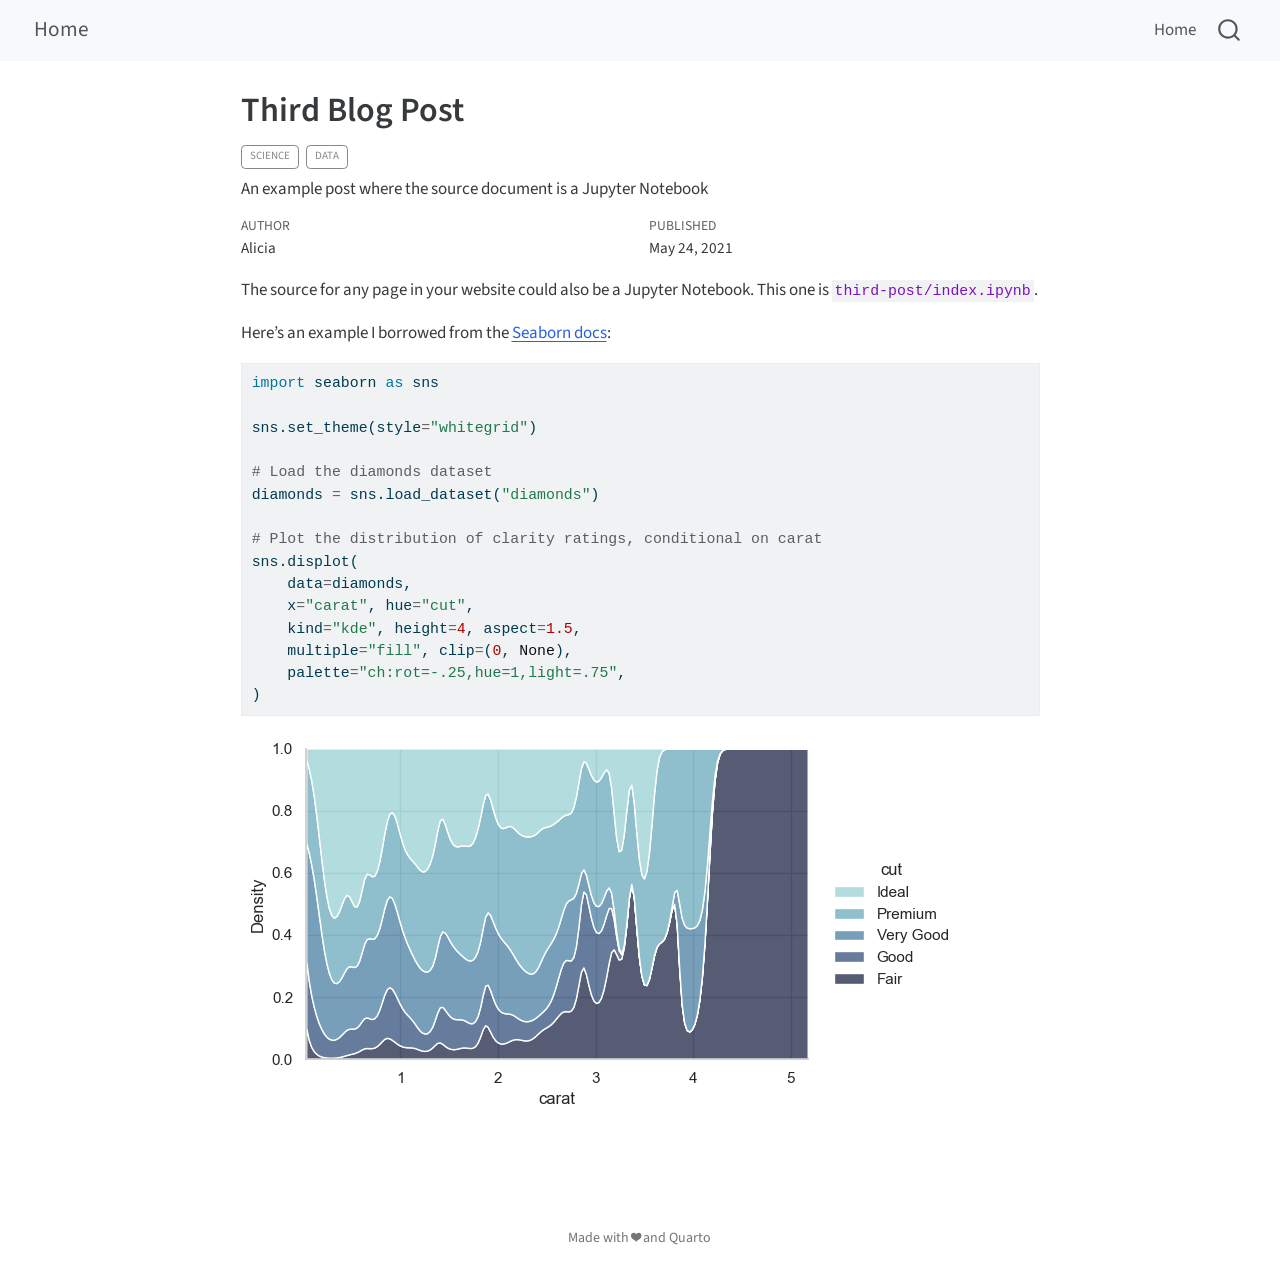
<file: docs/blog/third-post/index.html>
<!DOCTYPE html>
<html xmlns="http://www.w3.org/1999/xhtml" lang="en" xml:lang="en"><head>

<meta charset="utf-8">
<meta name="generator" content="quarto-1.8.25">

<meta name="viewport" content="width=device-width, initial-scale=1.0, user-scalable=yes">

<meta name="author" content="Alicia">
<meta name="dcterms.date" content="2021-05-24">
<meta name="description" content="An example post where the source document is a Jupyter Notebook">

<title>Third Blog Post – Home</title>
<style>
code{white-space: pre-wrap;}
span.smallcaps{font-variant: small-caps;}
div.columns{display: flex; gap: min(4vw, 1.5em);}
div.column{flex: auto; overflow-x: auto;}
div.hanging-indent{margin-left: 1.5em; text-indent: -1.5em;}
ul.task-list{list-style: none;}
ul.task-list li input[type="checkbox"] {
  width: 0.8em;
  margin: 0 0.8em 0.2em -1em; /* quarto-specific, see https://github.com/quarto-dev/quarto-cli/issues/4556 */ 
  vertical-align: middle;
}
/* CSS for syntax highlighting */
html { -webkit-text-size-adjust: 100%; }
pre > code.sourceCode { white-space: pre; position: relative; }
pre > code.sourceCode > span { display: inline-block; line-height: 1.25; }
pre > code.sourceCode > span:empty { height: 1.2em; }
.sourceCode { overflow: visible; }
code.sourceCode > span { color: inherit; text-decoration: inherit; }
div.sourceCode { margin: 1em 0; }
pre.sourceCode { margin: 0; }
@media screen {
div.sourceCode { overflow: auto; }
}
@media print {
pre > code.sourceCode { white-space: pre-wrap; }
pre > code.sourceCode > span { text-indent: -5em; padding-left: 5em; }
}
pre.numberSource code
  { counter-reset: source-line 0; }
pre.numberSource code > span
  { position: relative; left: -4em; counter-increment: source-line; }
pre.numberSource code > span > a:first-child::before
  { content: counter(source-line);
    position: relative; left: -1em; text-align: right; vertical-align: baseline;
    border: none; display: inline-block;
    -webkit-touch-callout: none; -webkit-user-select: none;
    -khtml-user-select: none; -moz-user-select: none;
    -ms-user-select: none; user-select: none;
    padding: 0 4px; width: 4em;
  }
pre.numberSource { margin-left: 3em;  padding-left: 4px; }
div.sourceCode
  {   }
@media screen {
pre > code.sourceCode > span > a:first-child::before { text-decoration: underline; }
}
</style>


<script src="../../site_libs/quarto-nav/quarto-nav.js"></script>
<script src="../../site_libs/quarto-nav/headroom.min.js"></script>
<script src="../../site_libs/clipboard/clipboard.min.js"></script>
<script src="../../site_libs/quarto-search/autocomplete.umd.js"></script>
<script src="../../site_libs/quarto-search/fuse.min.js"></script>
<script src="../../site_libs/quarto-search/quarto-search.js"></script>
<meta name="quarto:offset" content="../../">
<script src="../../site_libs/quarto-html/quarto.js" type="module"></script>
<script src="../../site_libs/quarto-html/tabsets/tabsets.js" type="module"></script>
<script src="../../site_libs/quarto-html/axe/axe-check.js" type="module"></script>
<script src="../../site_libs/quarto-html/popper.min.js"></script>
<script src="../../site_libs/quarto-html/tippy.umd.min.js"></script>
<script src="../../site_libs/quarto-html/anchor.min.js"></script>
<link href="../../site_libs/quarto-html/tippy.css" rel="stylesheet">
<link href="../../site_libs/quarto-html/quarto-syntax-highlighting-7b89279ff1a6dce999919e0e67d4d9ec.css" rel="stylesheet" id="quarto-text-highlighting-styles">
<script src="../../site_libs/bootstrap/bootstrap.min.js"></script>
<link href="../../site_libs/bootstrap/bootstrap-icons.css" rel="stylesheet">
<link href="../../site_libs/bootstrap/bootstrap-31a1077f192e19d3f16d65679127eceb.min.css" rel="stylesheet" append-hash="true" id="quarto-bootstrap" data-mode="light">
<script id="quarto-search-options" type="application/json">{
  "location": "navbar",
  "copy-button": false,
  "collapse-after": 3,
  "panel-placement": "end",
  "type": "overlay",
  "limit": 50,
  "keyboard-shortcut": [
    "f",
    "/",
    "s"
  ],
  "show-item-context": false,
  "language": {
    "search-no-results-text": "No results",
    "search-matching-documents-text": "matching documents",
    "search-copy-link-title": "Copy link to search",
    "search-hide-matches-text": "Hide additional matches",
    "search-more-match-text": "more match in this document",
    "search-more-matches-text": "more matches in this document",
    "search-clear-button-title": "Clear",
    "search-text-placeholder": "",
    "search-detached-cancel-button-title": "Cancel",
    "search-submit-button-title": "Submit",
    "search-label": "Search"
  }
}</script>


<meta property="og:title" content="Third Blog Post – Home">
<meta property="og:description" content="An example post where the source document is a Jupyter Notebook">
<meta property="og:image" content="index_files/figure-html/cell-2-output-1.png">
<meta property="og:site_name" content="Home">
</head>

<body class="nav-fixed fullcontent quarto-light">

<div id="quarto-search-results"></div>
  <header id="quarto-header" class="headroom fixed-top">
    <nav class="navbar navbar-expand-lg " data-bs-theme="dark">
      <div class="navbar-container container-fluid">
      <div class="navbar-brand-container mx-auto">
    <a href="../../index.html" class="navbar-brand navbar-brand-logo">
    </a>
    <a class="navbar-brand" href="../../index.html">
    <span class="navbar-title">Home</span>
    </a>
  </div>
            <div id="quarto-search" class="" title="Search"></div>
          <button class="navbar-toggler" type="button" data-bs-toggle="collapse" data-bs-target="#navbarCollapse" aria-controls="navbarCollapse" role="menu" aria-expanded="false" aria-label="Toggle navigation" onclick="if (window.quartoToggleHeadroom) { window.quartoToggleHeadroom(); }">
  <span class="navbar-toggler-icon"></span>
</button>
          <div class="collapse navbar-collapse" id="navbarCollapse">
            <ul class="navbar-nav navbar-nav-scroll ms-auto">
  <li class="nav-item">
    <a class="nav-link" href="../../index.html"> 
<span class="menu-text">Home</span></a>
  </li>  
</ul>
          </div> <!-- /navcollapse -->
            <div class="quarto-navbar-tools">
</div>
      </div> <!-- /container-fluid -->
    </nav>
</header>
<!-- content -->
<div id="quarto-content" class="quarto-container page-columns page-rows-contents page-layout-article page-navbar">
<!-- sidebar -->
<!-- margin-sidebar -->
    
<!-- main -->
<main class="content" id="quarto-document-content">

<header id="title-block-header" class="quarto-title-block default">
<div class="quarto-title">
<h1 class="title">Third Blog Post</h1>
  <div class="quarto-categories">
    <div class="quarto-category">Science</div>
    <div class="quarto-category">Data</div>
  </div>
  </div>

<div>
  <div class="description">
    An example post where the source document is a Jupyter Notebook
  </div>
</div>


<div class="quarto-title-meta">

    <div>
    <div class="quarto-title-meta-heading">Author</div>
    <div class="quarto-title-meta-contents">
             <p>Alicia </p>
          </div>
  </div>
    
    <div>
    <div class="quarto-title-meta-heading">Published</div>
    <div class="quarto-title-meta-contents">
      <p class="date">May 24, 2021</p>
    </div>
  </div>
  
    
  </div>
  


</header>


<p>The source for any page in your website could also be a Jupyter Notebook. This one is <code>third-post/index.ipynb</code>.</p>
<p>Here’s an example I borrowed from the <a href="https://seaborn.pydata.org/examples/multiple_conditional_kde.html">Seaborn docs</a>:</p>
<div id="cell-3" class="cell" data-execution_count="8">
<div class="code-copy-outer-scaffold"><div class="sourceCode cell-code" id="cb1"><pre class="sourceCode python code-with-copy"><code class="sourceCode python"><span id="cb1-1"><a href="#cb1-1" aria-hidden="true" tabindex="-1"></a><span class="im">import</span> seaborn <span class="im">as</span> sns</span>
<span id="cb1-2"><a href="#cb1-2" aria-hidden="true" tabindex="-1"></a></span>
<span id="cb1-3"><a href="#cb1-3" aria-hidden="true" tabindex="-1"></a>sns.set_theme(style<span class="op">=</span><span class="st">"whitegrid"</span>)</span>
<span id="cb1-4"><a href="#cb1-4" aria-hidden="true" tabindex="-1"></a></span>
<span id="cb1-5"><a href="#cb1-5" aria-hidden="true" tabindex="-1"></a><span class="co"># Load the diamonds dataset</span></span>
<span id="cb1-6"><a href="#cb1-6" aria-hidden="true" tabindex="-1"></a>diamonds <span class="op">=</span> sns.load_dataset(<span class="st">"diamonds"</span>)</span>
<span id="cb1-7"><a href="#cb1-7" aria-hidden="true" tabindex="-1"></a></span>
<span id="cb1-8"><a href="#cb1-8" aria-hidden="true" tabindex="-1"></a><span class="co"># Plot the distribution of clarity ratings, conditional on carat</span></span>
<span id="cb1-9"><a href="#cb1-9" aria-hidden="true" tabindex="-1"></a>sns.displot(</span>
<span id="cb1-10"><a href="#cb1-10" aria-hidden="true" tabindex="-1"></a>    data<span class="op">=</span>diamonds,</span>
<span id="cb1-11"><a href="#cb1-11" aria-hidden="true" tabindex="-1"></a>    x<span class="op">=</span><span class="st">"carat"</span>, hue<span class="op">=</span><span class="st">"cut"</span>,</span>
<span id="cb1-12"><a href="#cb1-12" aria-hidden="true" tabindex="-1"></a>    kind<span class="op">=</span><span class="st">"kde"</span>, height<span class="op">=</span><span class="dv">4</span>, aspect<span class="op">=</span><span class="fl">1.5</span>,</span>
<span id="cb1-13"><a href="#cb1-13" aria-hidden="true" tabindex="-1"></a>    multiple<span class="op">=</span><span class="st">"fill"</span>, clip<span class="op">=</span>(<span class="dv">0</span>, <span class="va">None</span>),</span>
<span id="cb1-14"><a href="#cb1-14" aria-hidden="true" tabindex="-1"></a>    palette<span class="op">=</span><span class="st">"ch:rot=-.25,hue=1,light=.75"</span>,   </span>
<span id="cb1-15"><a href="#cb1-15" aria-hidden="true" tabindex="-1"></a>)</span></code></pre></div><button title="Copy to Clipboard" class="code-copy-button"><i class="bi"></i></button></div>
<div class="cell-output cell-output-display">
<div>
<figure class="figure">
<p><img src="index_files/figure-html/cell-2-output-1.png" class="img-fluid figure-img"></p>
</figure>
</div>
</div>
</div>



</main> <!-- /main -->
<script id="quarto-html-after-body" type="application/javascript">
  window.document.addEventListener("DOMContentLoaded", function (event) {
    const icon = "";
    const anchorJS = new window.AnchorJS();
    anchorJS.options = {
      placement: 'right',
      icon: icon
    };
    anchorJS.add('.anchored');
    const isCodeAnnotation = (el) => {
      for (const clz of el.classList) {
        if (clz.startsWith('code-annotation-')) {                     
          return true;
        }
      }
      return false;
    }
    const onCopySuccess = function(e) {
      // button target
      const button = e.trigger;
      // don't keep focus
      button.blur();
      // flash "checked"
      button.classList.add('code-copy-button-checked');
      var currentTitle = button.getAttribute("title");
      button.setAttribute("title", "Copied!");
      let tooltip;
      if (window.bootstrap) {
        button.setAttribute("data-bs-toggle", "tooltip");
        button.setAttribute("data-bs-placement", "left");
        button.setAttribute("data-bs-title", "Copied!");
        tooltip = new bootstrap.Tooltip(button, 
          { trigger: "manual", 
            customClass: "code-copy-button-tooltip",
            offset: [0, -8]});
        tooltip.show();    
      }
      setTimeout(function() {
        if (tooltip) {
          tooltip.hide();
          button.removeAttribute("data-bs-title");
          button.removeAttribute("data-bs-toggle");
          button.removeAttribute("data-bs-placement");
        }
        button.setAttribute("title", currentTitle);
        button.classList.remove('code-copy-button-checked');
      }, 1000);
      // clear code selection
      e.clearSelection();
    }
    const getTextToCopy = function(trigger) {
      const outerScaffold = trigger.parentElement.cloneNode(true);
      const codeEl = outerScaffold.querySelector('code');
      for (const childEl of codeEl.children) {
        if (isCodeAnnotation(childEl)) {
          childEl.remove();
        }
      }
      return codeEl.innerText;
    }
    const clipboard = new window.ClipboardJS('.code-copy-button:not([data-in-quarto-modal])', {
      text: getTextToCopy
    });
    clipboard.on('success', onCopySuccess);
    if (window.document.getElementById('quarto-embedded-source-code-modal')) {
      const clipboardModal = new window.ClipboardJS('.code-copy-button[data-in-quarto-modal]', {
        text: getTextToCopy,
        container: window.document.getElementById('quarto-embedded-source-code-modal')
      });
      clipboardModal.on('success', onCopySuccess);
    }
      var localhostRegex = new RegExp(/^(?:http|https):\/\/localhost\:?[0-9]*\//);
      var mailtoRegex = new RegExp(/^mailto:/);
        var filterRegex = new RegExp('/' + window.location.host + '/');
      var isInternal = (href) => {
          return filterRegex.test(href) || localhostRegex.test(href) || mailtoRegex.test(href);
      }
      // Inspect non-navigation links and adorn them if external
     var links = window.document.querySelectorAll('a[href]:not(.nav-link):not(.navbar-brand):not(.toc-action):not(.sidebar-link):not(.sidebar-item-toggle):not(.pagination-link):not(.no-external):not([aria-hidden]):not(.dropdown-item):not(.quarto-navigation-tool):not(.about-link)');
      for (var i=0; i<links.length; i++) {
        const link = links[i];
        if (!isInternal(link.href)) {
          // undo the damage that might have been done by quarto-nav.js in the case of
          // links that we want to consider external
          if (link.dataset.originalHref !== undefined) {
            link.href = link.dataset.originalHref;
          }
        }
      }
    function tippyHover(el, contentFn, onTriggerFn, onUntriggerFn) {
      const config = {
        allowHTML: true,
        maxWidth: 500,
        delay: 100,
        arrow: false,
        appendTo: function(el) {
            return el.parentElement;
        },
        interactive: true,
        interactiveBorder: 10,
        theme: 'quarto',
        placement: 'bottom-start',
      };
      if (contentFn) {
        config.content = contentFn;
      }
      if (onTriggerFn) {
        config.onTrigger = onTriggerFn;
      }
      if (onUntriggerFn) {
        config.onUntrigger = onUntriggerFn;
      }
      window.tippy(el, config); 
    }
    const noterefs = window.document.querySelectorAll('a[role="doc-noteref"]');
    for (var i=0; i<noterefs.length; i++) {
      const ref = noterefs[i];
      tippyHover(ref, function() {
        // use id or data attribute instead here
        let href = ref.getAttribute('data-footnote-href') || ref.getAttribute('href');
        try { href = new URL(href).hash; } catch {}
        const id = href.replace(/^#\/?/, "");
        const note = window.document.getElementById(id);
        if (note) {
          return note.innerHTML;
        } else {
          return "";
        }
      });
    }
    const xrefs = window.document.querySelectorAll('a.quarto-xref');
    const processXRef = (id, note) => {
      // Strip column container classes
      const stripColumnClz = (el) => {
        el.classList.remove("page-full", "page-columns");
        if (el.children) {
          for (const child of el.children) {
            stripColumnClz(child);
          }
        }
      }
      stripColumnClz(note)
      if (id === null || id.startsWith('sec-')) {
        // Special case sections, only their first couple elements
        const container = document.createElement("div");
        if (note.children && note.children.length > 2) {
          container.appendChild(note.children[0].cloneNode(true));
          for (let i = 1; i < note.children.length; i++) {
            const child = note.children[i];
            if (child.tagName === "P" && child.innerText === "") {
              continue;
            } else {
              container.appendChild(child.cloneNode(true));
              break;
            }
          }
          if (window.Quarto?.typesetMath) {
            window.Quarto.typesetMath(container);
          }
          return container.innerHTML
        } else {
          if (window.Quarto?.typesetMath) {
            window.Quarto.typesetMath(note);
          }
          return note.innerHTML;
        }
      } else {
        // Remove any anchor links if they are present
        const anchorLink = note.querySelector('a.anchorjs-link');
        if (anchorLink) {
          anchorLink.remove();
        }
        if (window.Quarto?.typesetMath) {
          window.Quarto.typesetMath(note);
        }
        if (note.classList.contains("callout")) {
          return note.outerHTML;
        } else {
          return note.innerHTML;
        }
      }
    }
    for (var i=0; i<xrefs.length; i++) {
      const xref = xrefs[i];
      tippyHover(xref, undefined, function(instance) {
        instance.disable();
        let url = xref.getAttribute('href');
        let hash = undefined; 
        if (url.startsWith('#')) {
          hash = url;
        } else {
          try { hash = new URL(url).hash; } catch {}
        }
        if (hash) {
          const id = hash.replace(/^#\/?/, "");
          const note = window.document.getElementById(id);
          if (note !== null) {
            try {
              const html = processXRef(id, note.cloneNode(true));
              instance.setContent(html);
            } finally {
              instance.enable();
              instance.show();
            }
          } else {
            // See if we can fetch this
            fetch(url.split('#')[0])
            .then(res => res.text())
            .then(html => {
              const parser = new DOMParser();
              const htmlDoc = parser.parseFromString(html, "text/html");
              const note = htmlDoc.getElementById(id);
              if (note !== null) {
                const html = processXRef(id, note);
                instance.setContent(html);
              } 
            }).finally(() => {
              instance.enable();
              instance.show();
            });
          }
        } else {
          // See if we can fetch a full url (with no hash to target)
          // This is a special case and we should probably do some content thinning / targeting
          fetch(url)
          .then(res => res.text())
          .then(html => {
            const parser = new DOMParser();
            const htmlDoc = parser.parseFromString(html, "text/html");
            const note = htmlDoc.querySelector('main.content');
            if (note !== null) {
              // This should only happen for chapter cross references
              // (since there is no id in the URL)
              // remove the first header
              if (note.children.length > 0 && note.children[0].tagName === "HEADER") {
                note.children[0].remove();
              }
              const html = processXRef(null, note);
              instance.setContent(html);
            } 
          }).finally(() => {
            instance.enable();
            instance.show();
          });
        }
      }, function(instance) {
      });
    }
        let selectedAnnoteEl;
        const selectorForAnnotation = ( cell, annotation) => {
          let cellAttr = 'data-code-cell="' + cell + '"';
          let lineAttr = 'data-code-annotation="' +  annotation + '"';
          const selector = 'span[' + cellAttr + '][' + lineAttr + ']';
          return selector;
        }
        const selectCodeLines = (annoteEl) => {
          const doc = window.document;
          const targetCell = annoteEl.getAttribute("data-target-cell");
          const targetAnnotation = annoteEl.getAttribute("data-target-annotation");
          const annoteSpan = window.document.querySelector(selectorForAnnotation(targetCell, targetAnnotation));
          const lines = annoteSpan.getAttribute("data-code-lines").split(",");
          const lineIds = lines.map((line) => {
            return targetCell + "-" + line;
          })
          let top = null;
          let height = null;
          let parent = null;
          if (lineIds.length > 0) {
              //compute the position of the single el (top and bottom and make a div)
              const el = window.document.getElementById(lineIds[0]);
              top = el.offsetTop;
              height = el.offsetHeight;
              parent = el.parentElement.parentElement;
            if (lineIds.length > 1) {
              const lastEl = window.document.getElementById(lineIds[lineIds.length - 1]);
              const bottom = lastEl.offsetTop + lastEl.offsetHeight;
              height = bottom - top;
            }
            if (top !== null && height !== null && parent !== null) {
              // cook up a div (if necessary) and position it 
              let div = window.document.getElementById("code-annotation-line-highlight");
              if (div === null) {
                div = window.document.createElement("div");
                div.setAttribute("id", "code-annotation-line-highlight");
                div.style.position = 'absolute';
                parent.appendChild(div);
              }
              div.style.top = top - 2 + "px";
              div.style.height = height + 4 + "px";
              div.style.left = 0;
              let gutterDiv = window.document.getElementById("code-annotation-line-highlight-gutter");
              if (gutterDiv === null) {
                gutterDiv = window.document.createElement("div");
                gutterDiv.setAttribute("id", "code-annotation-line-highlight-gutter");
                gutterDiv.style.position = 'absolute';
                const codeCell = window.document.getElementById(targetCell);
                const gutter = codeCell.querySelector('.code-annotation-gutter');
                gutter.appendChild(gutterDiv);
              }
              gutterDiv.style.top = top - 2 + "px";
              gutterDiv.style.height = height + 4 + "px";
            }
            selectedAnnoteEl = annoteEl;
          }
        };
        const unselectCodeLines = () => {
          const elementsIds = ["code-annotation-line-highlight", "code-annotation-line-highlight-gutter"];
          elementsIds.forEach((elId) => {
            const div = window.document.getElementById(elId);
            if (div) {
              div.remove();
            }
          });
          selectedAnnoteEl = undefined;
        };
          // Handle positioning of the toggle
      window.addEventListener(
        "resize",
        throttle(() => {
          elRect = undefined;
          if (selectedAnnoteEl) {
            selectCodeLines(selectedAnnoteEl);
          }
        }, 10)
      );
      function throttle(fn, ms) {
      let throttle = false;
      let timer;
        return (...args) => {
          if(!throttle) { // first call gets through
              fn.apply(this, args);
              throttle = true;
          } else { // all the others get throttled
              if(timer) clearTimeout(timer); // cancel #2
              timer = setTimeout(() => {
                fn.apply(this, args);
                timer = throttle = false;
              }, ms);
          }
        };
      }
        // Attach click handler to the DT
        const annoteDls = window.document.querySelectorAll('dt[data-target-cell]');
        for (const annoteDlNode of annoteDls) {
          annoteDlNode.addEventListener('click', (event) => {
            const clickedEl = event.target;
            if (clickedEl !== selectedAnnoteEl) {
              unselectCodeLines();
              const activeEl = window.document.querySelector('dt[data-target-cell].code-annotation-active');
              if (activeEl) {
                activeEl.classList.remove('code-annotation-active');
              }
              selectCodeLines(clickedEl);
              clickedEl.classList.add('code-annotation-active');
            } else {
              // Unselect the line
              unselectCodeLines();
              clickedEl.classList.remove('code-annotation-active');
            }
          });
        }
    const findCites = (el) => {
      const parentEl = el.parentElement;
      if (parentEl) {
        const cites = parentEl.dataset.cites;
        if (cites) {
          return {
            el,
            cites: cites.split(' ')
          };
        } else {
          return findCites(el.parentElement)
        }
      } else {
        return undefined;
      }
    };
    var bibliorefs = window.document.querySelectorAll('a[role="doc-biblioref"]');
    for (var i=0; i<bibliorefs.length; i++) {
      const ref = bibliorefs[i];
      const citeInfo = findCites(ref);
      if (citeInfo) {
        tippyHover(citeInfo.el, function() {
          var popup = window.document.createElement('div');
          citeInfo.cites.forEach(function(cite) {
            var citeDiv = window.document.createElement('div');
            citeDiv.classList.add('hanging-indent');
            citeDiv.classList.add('csl-entry');
            var biblioDiv = window.document.getElementById('ref-' + cite);
            if (biblioDiv) {
              citeDiv.innerHTML = biblioDiv.innerHTML;
            }
            popup.appendChild(citeDiv);
          });
          return popup.innerHTML;
        });
      }
    }
  });
  </script>
</div> <!-- /content -->
<footer class="footer">
  <div class="nav-footer">
    <div class="nav-footer-left">
      &nbsp;
    </div>   
    <div class="nav-footer-center">
<p>Made with ❤️ and Quarto</p>
</div>
    <div class="nav-footer-right">
      &nbsp;
    </div>
  </div>
</footer>




</body></html>
</file>
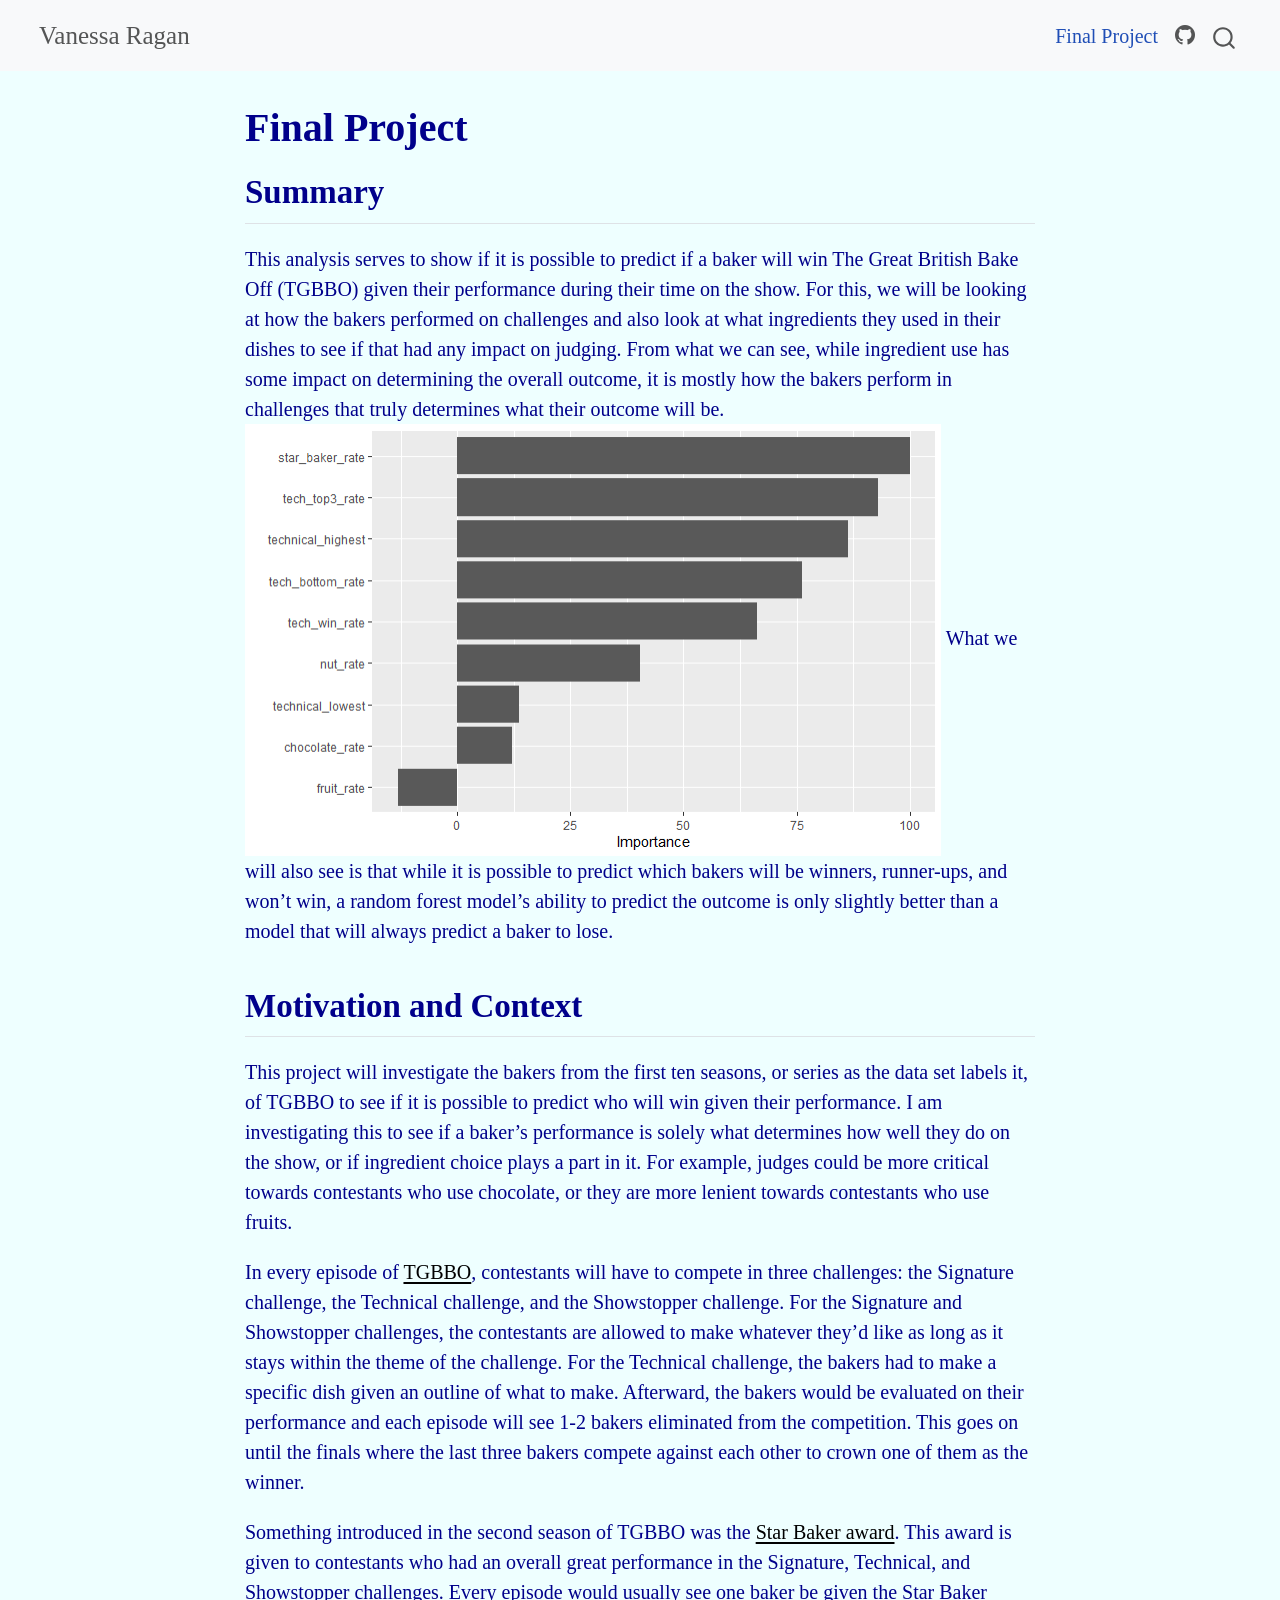
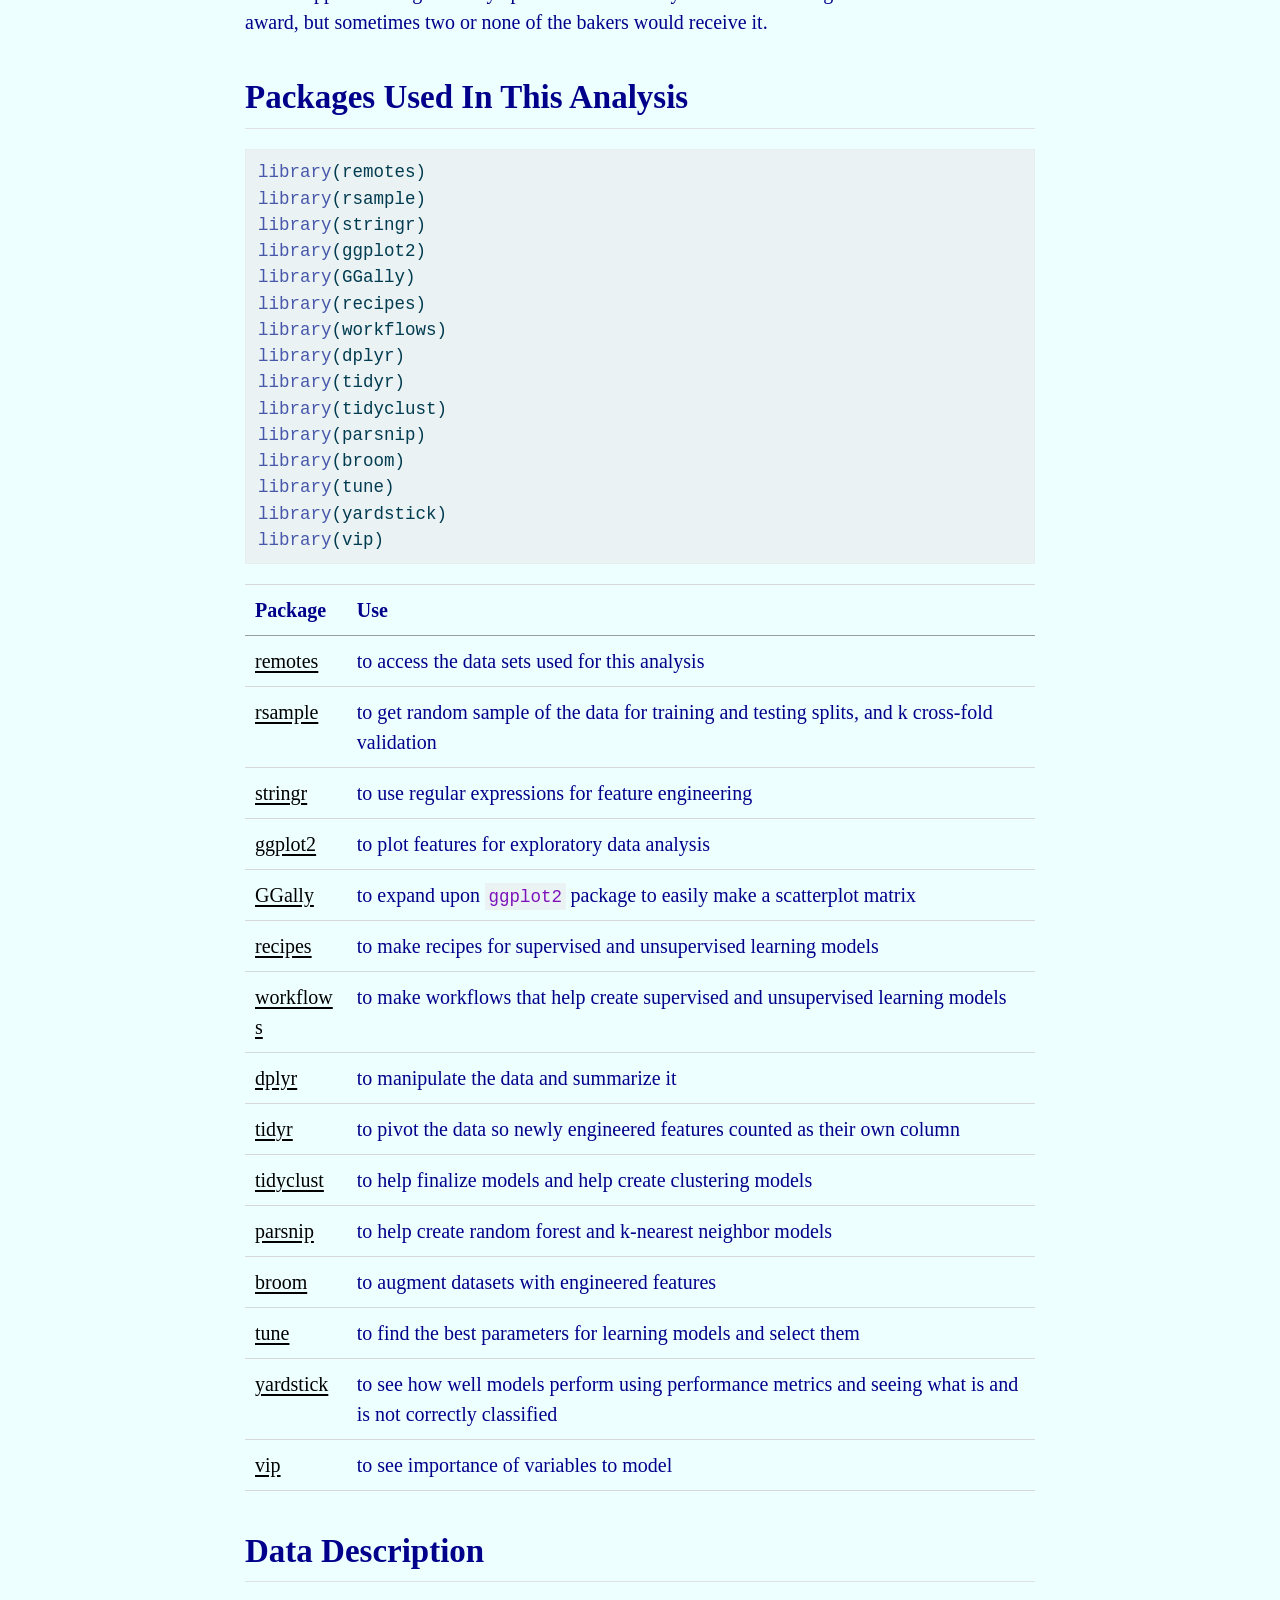
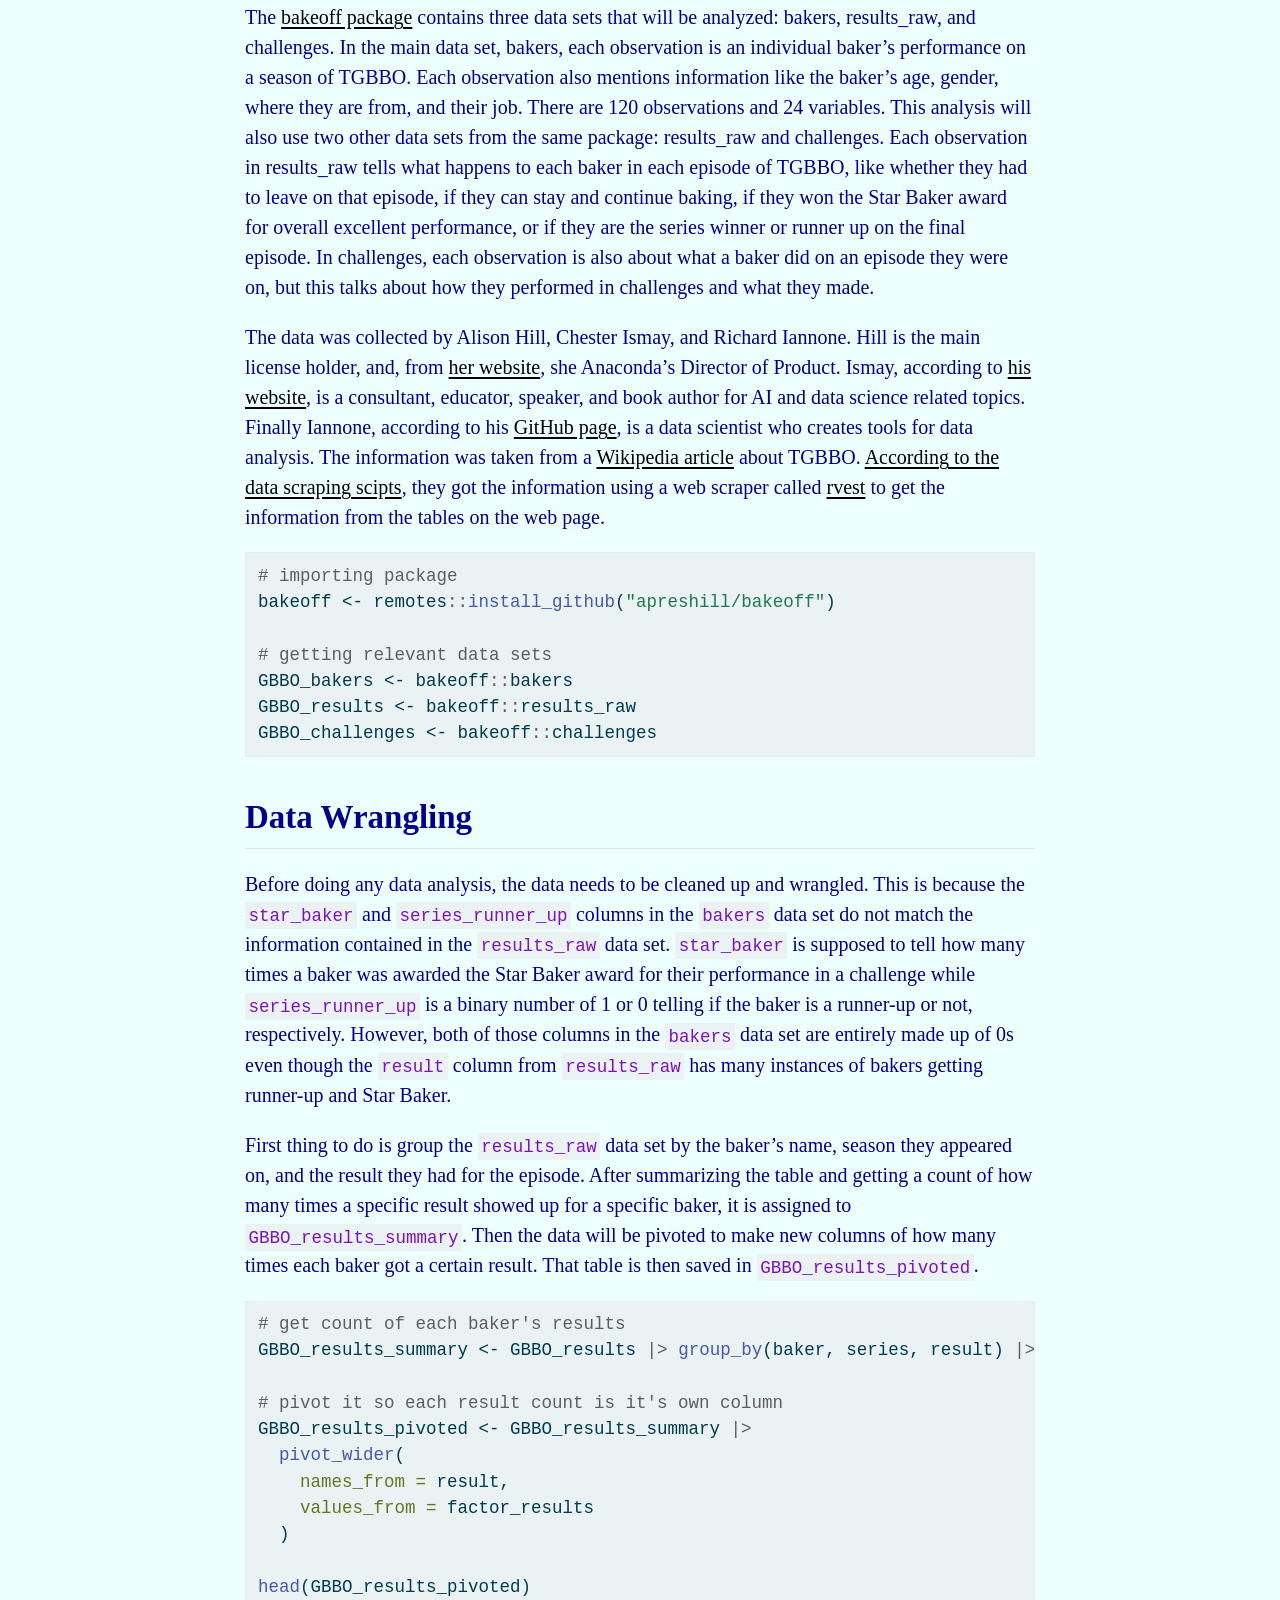
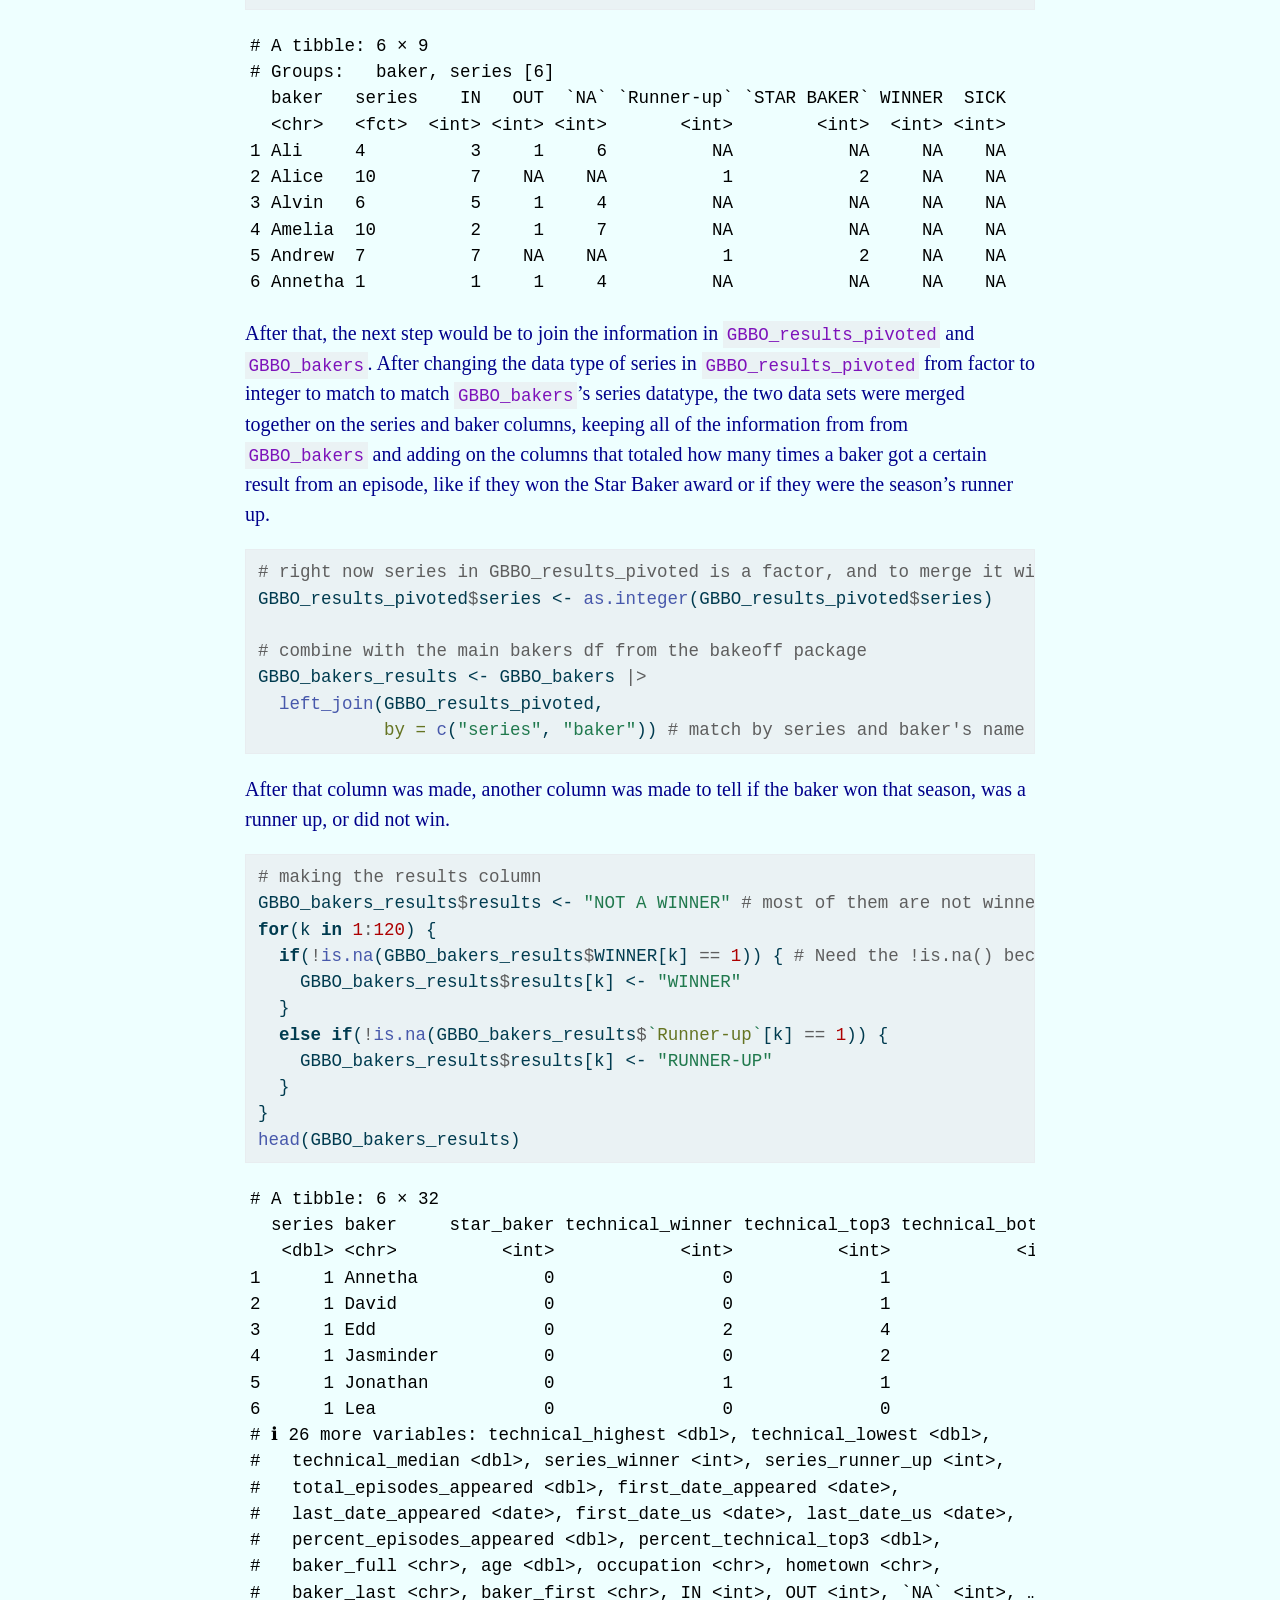
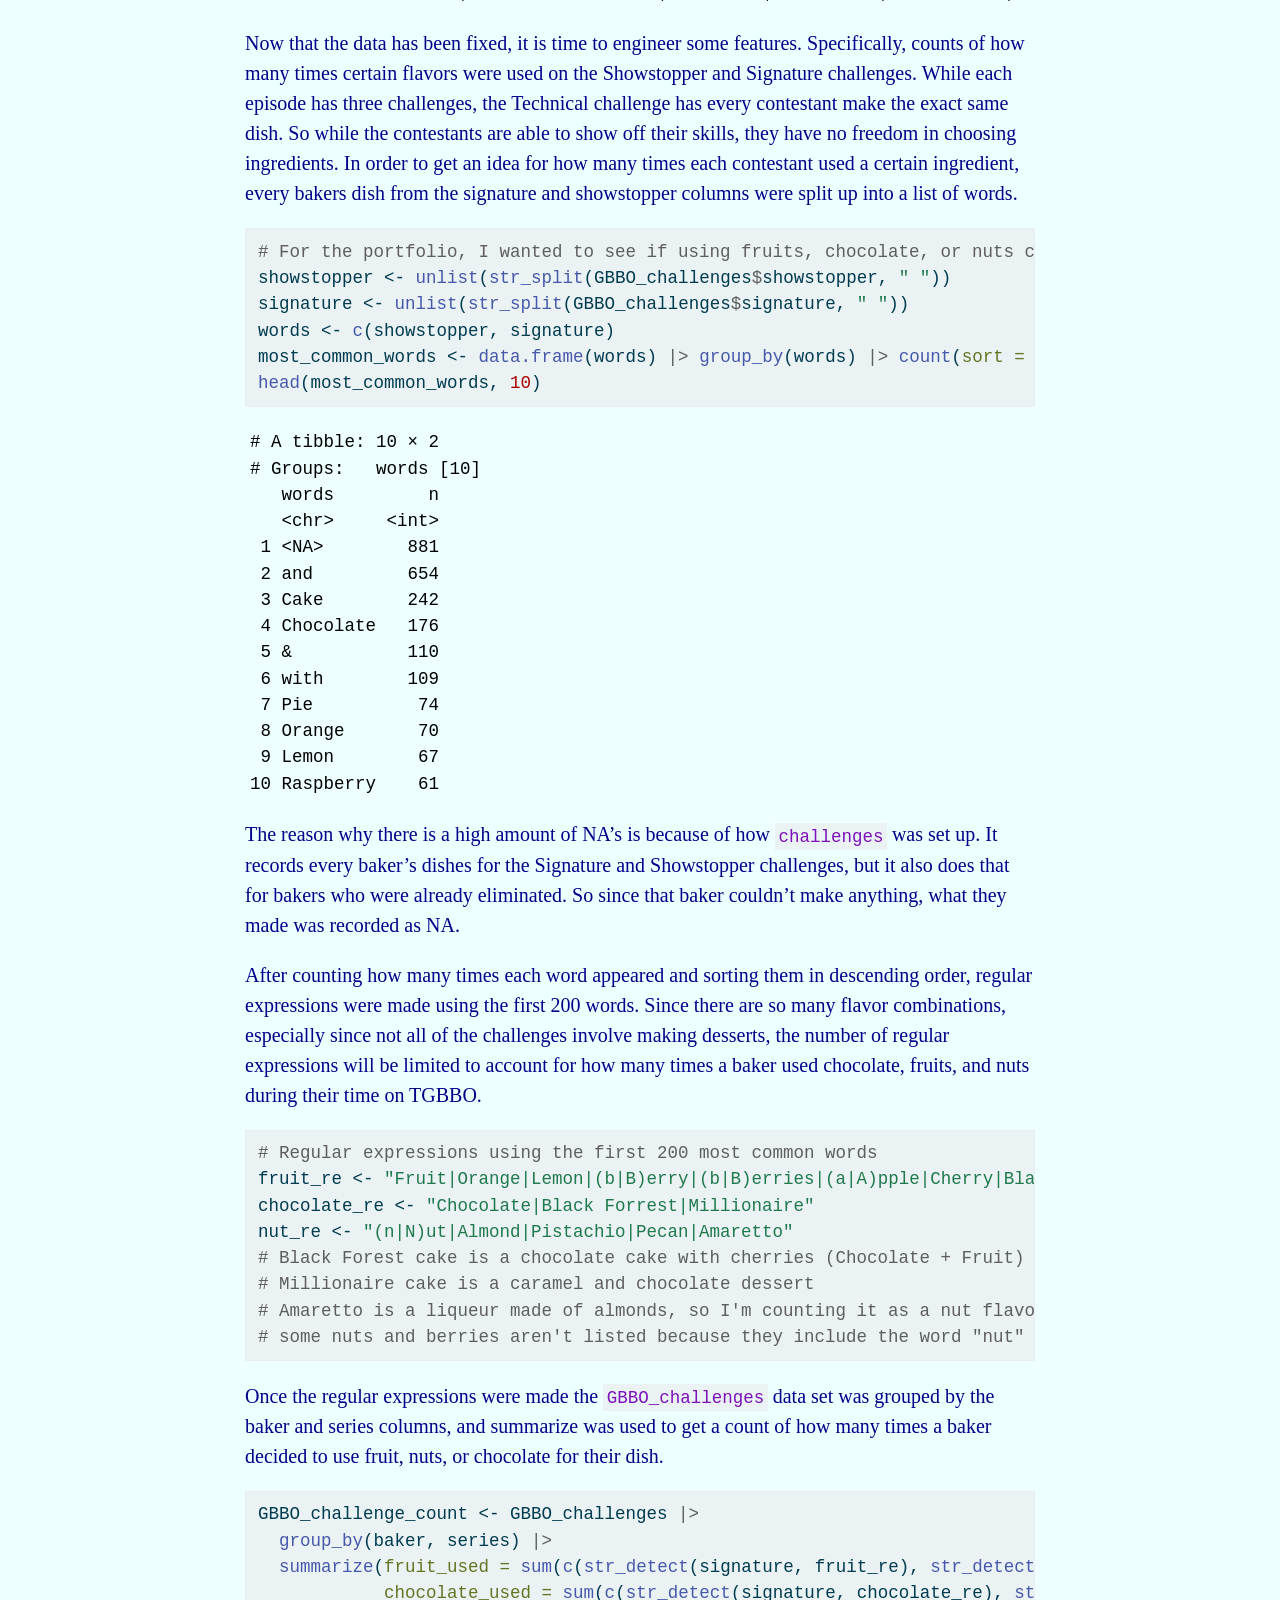
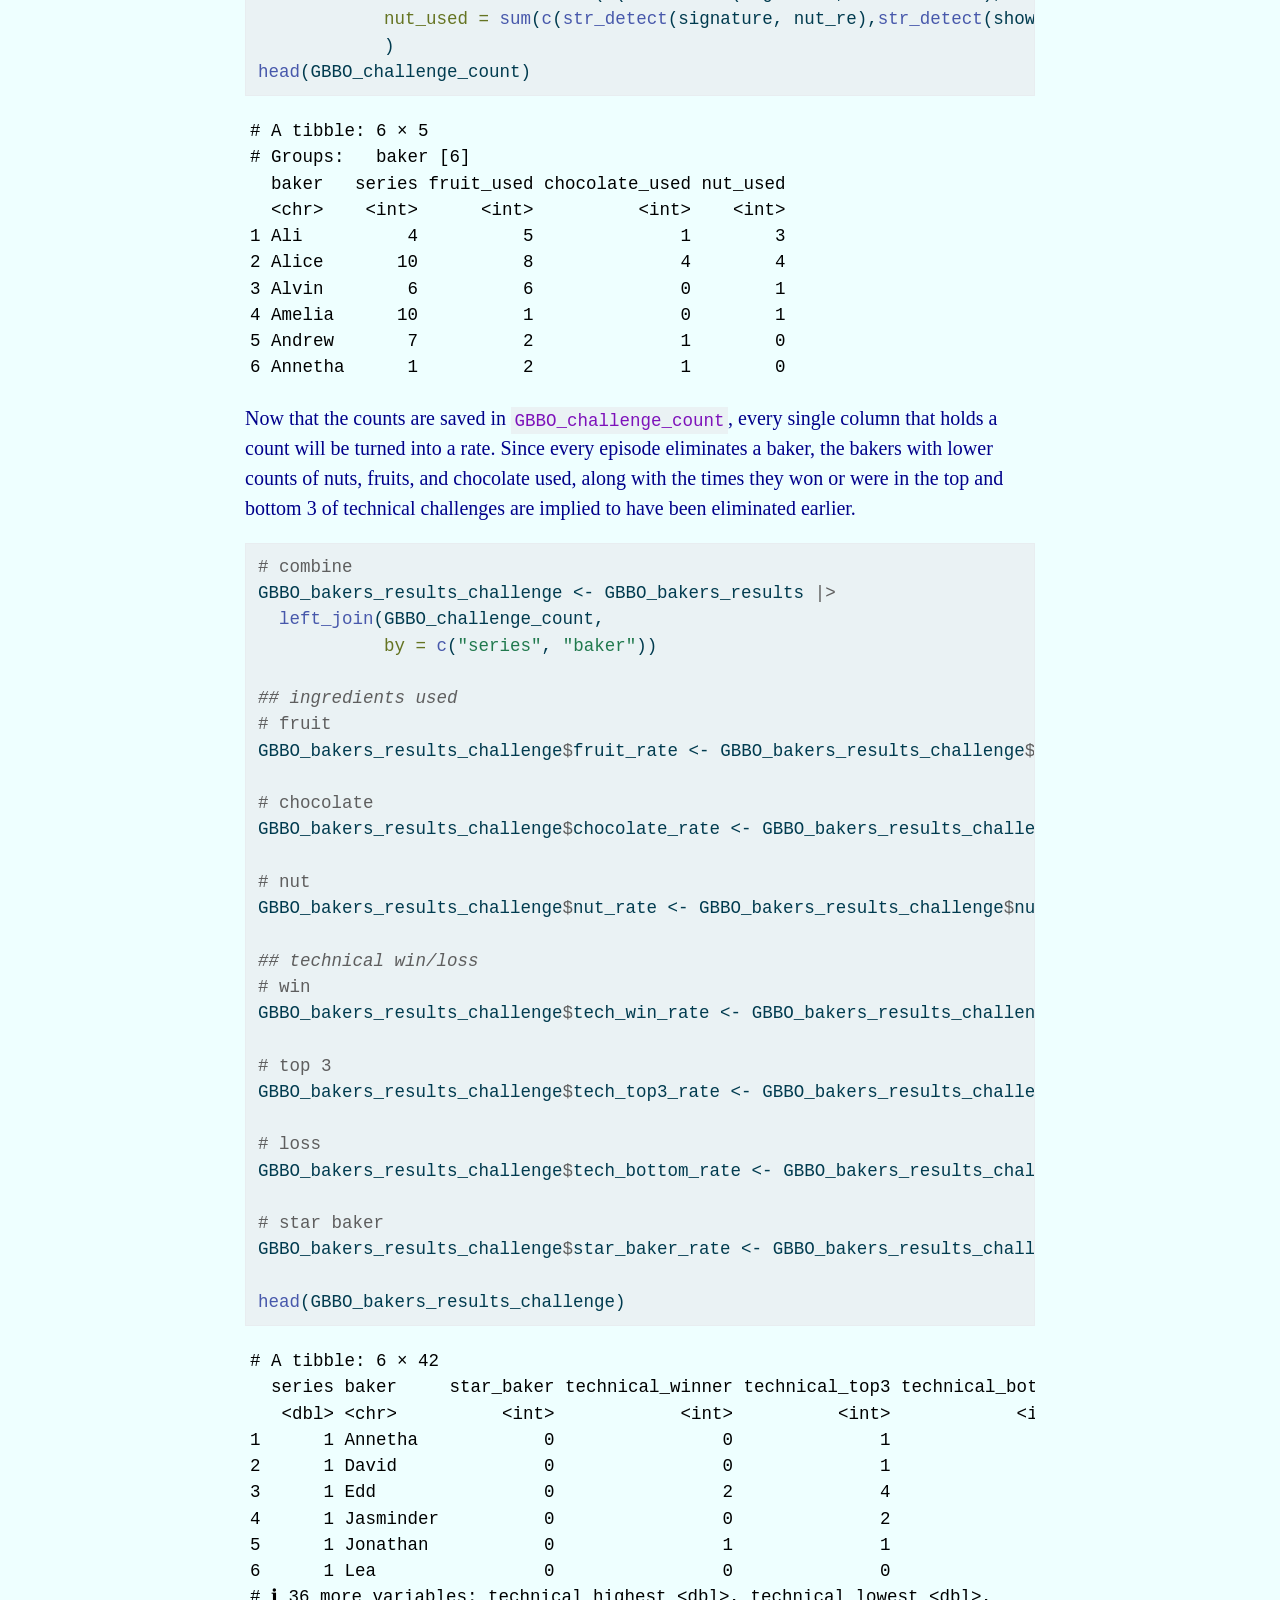
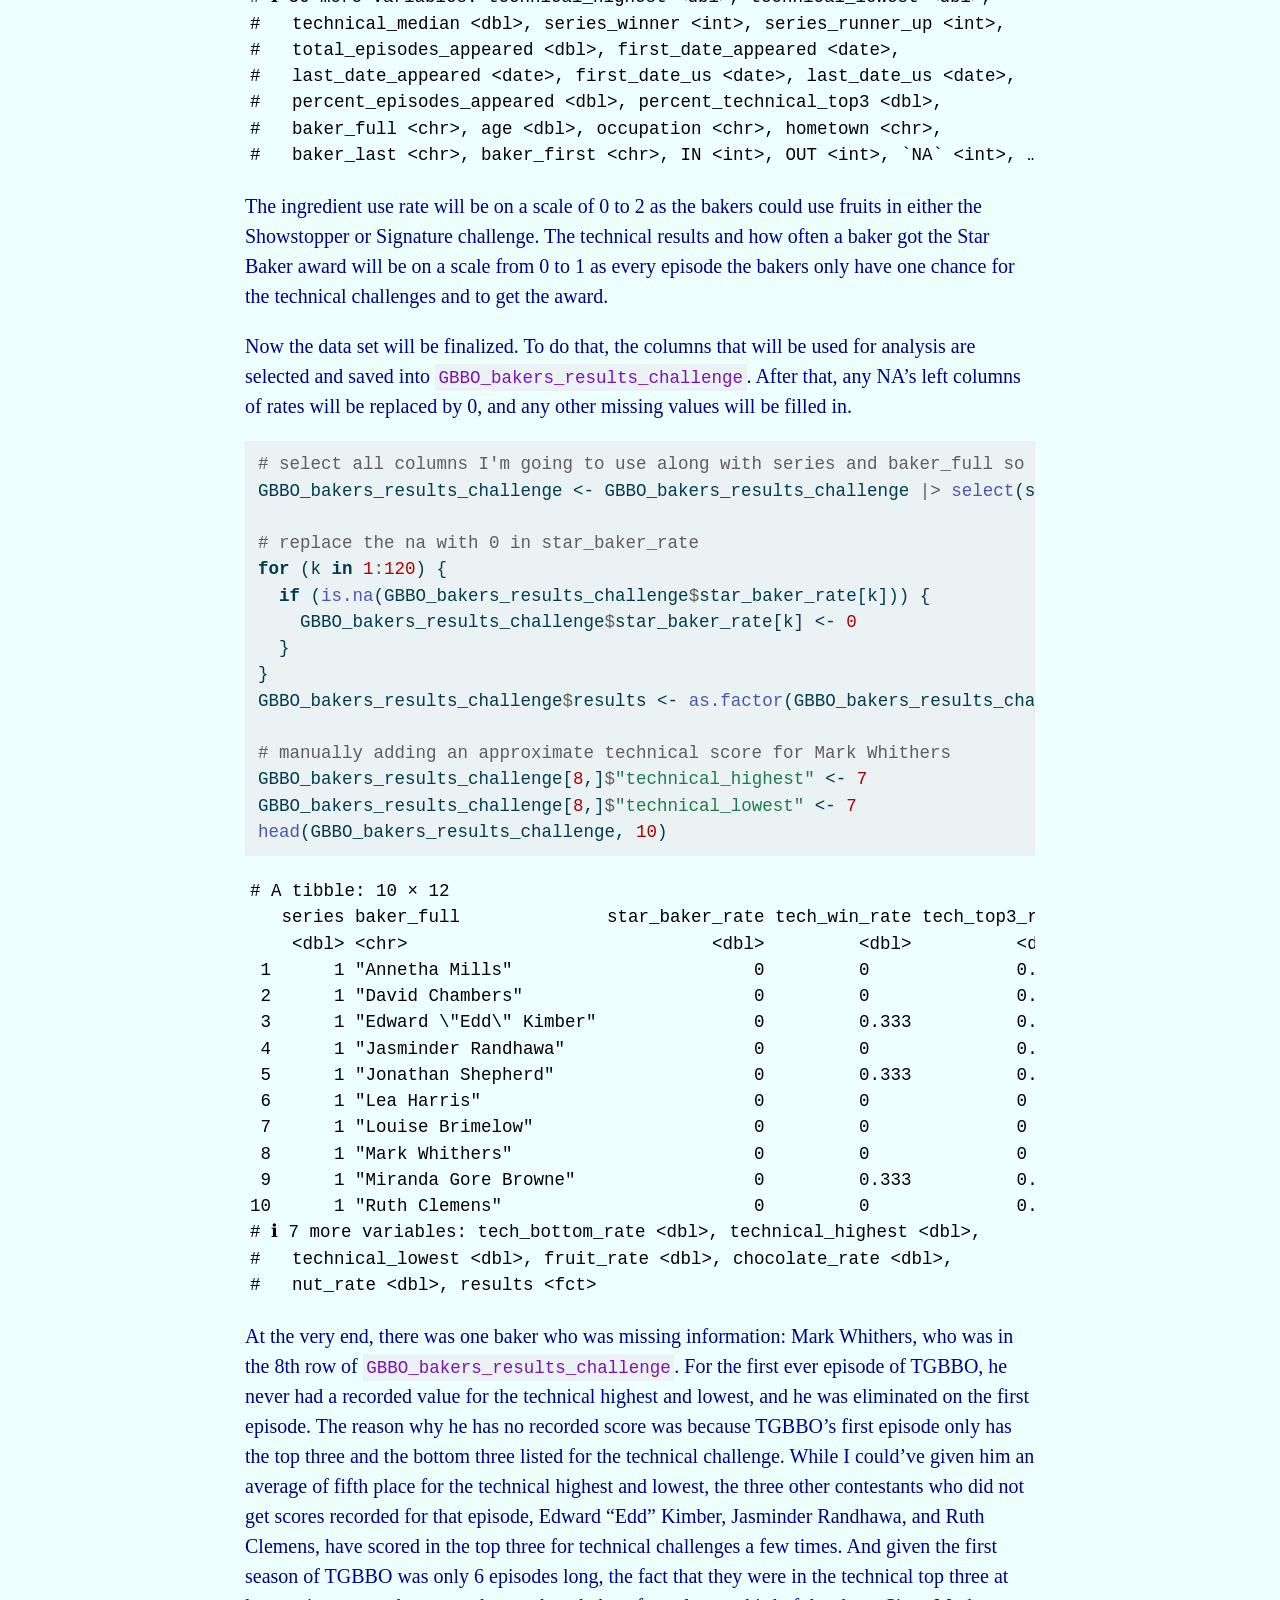
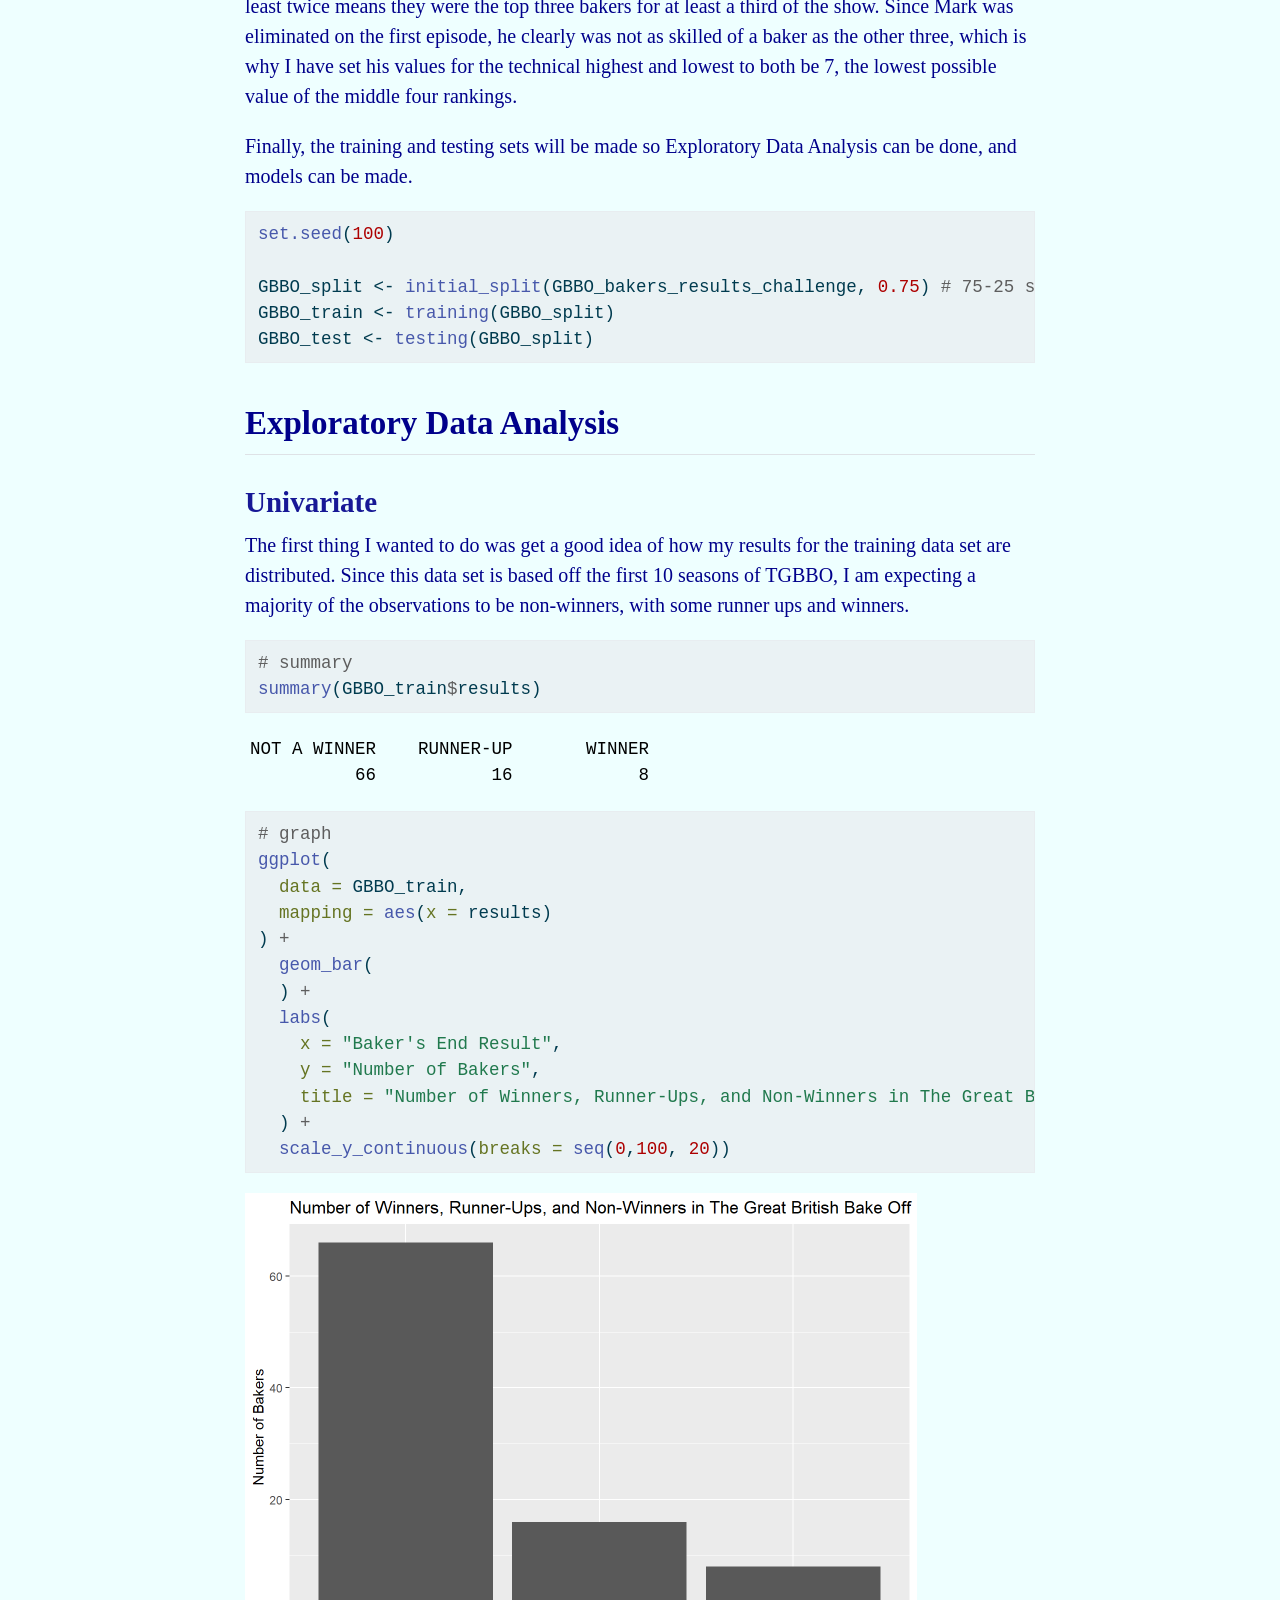
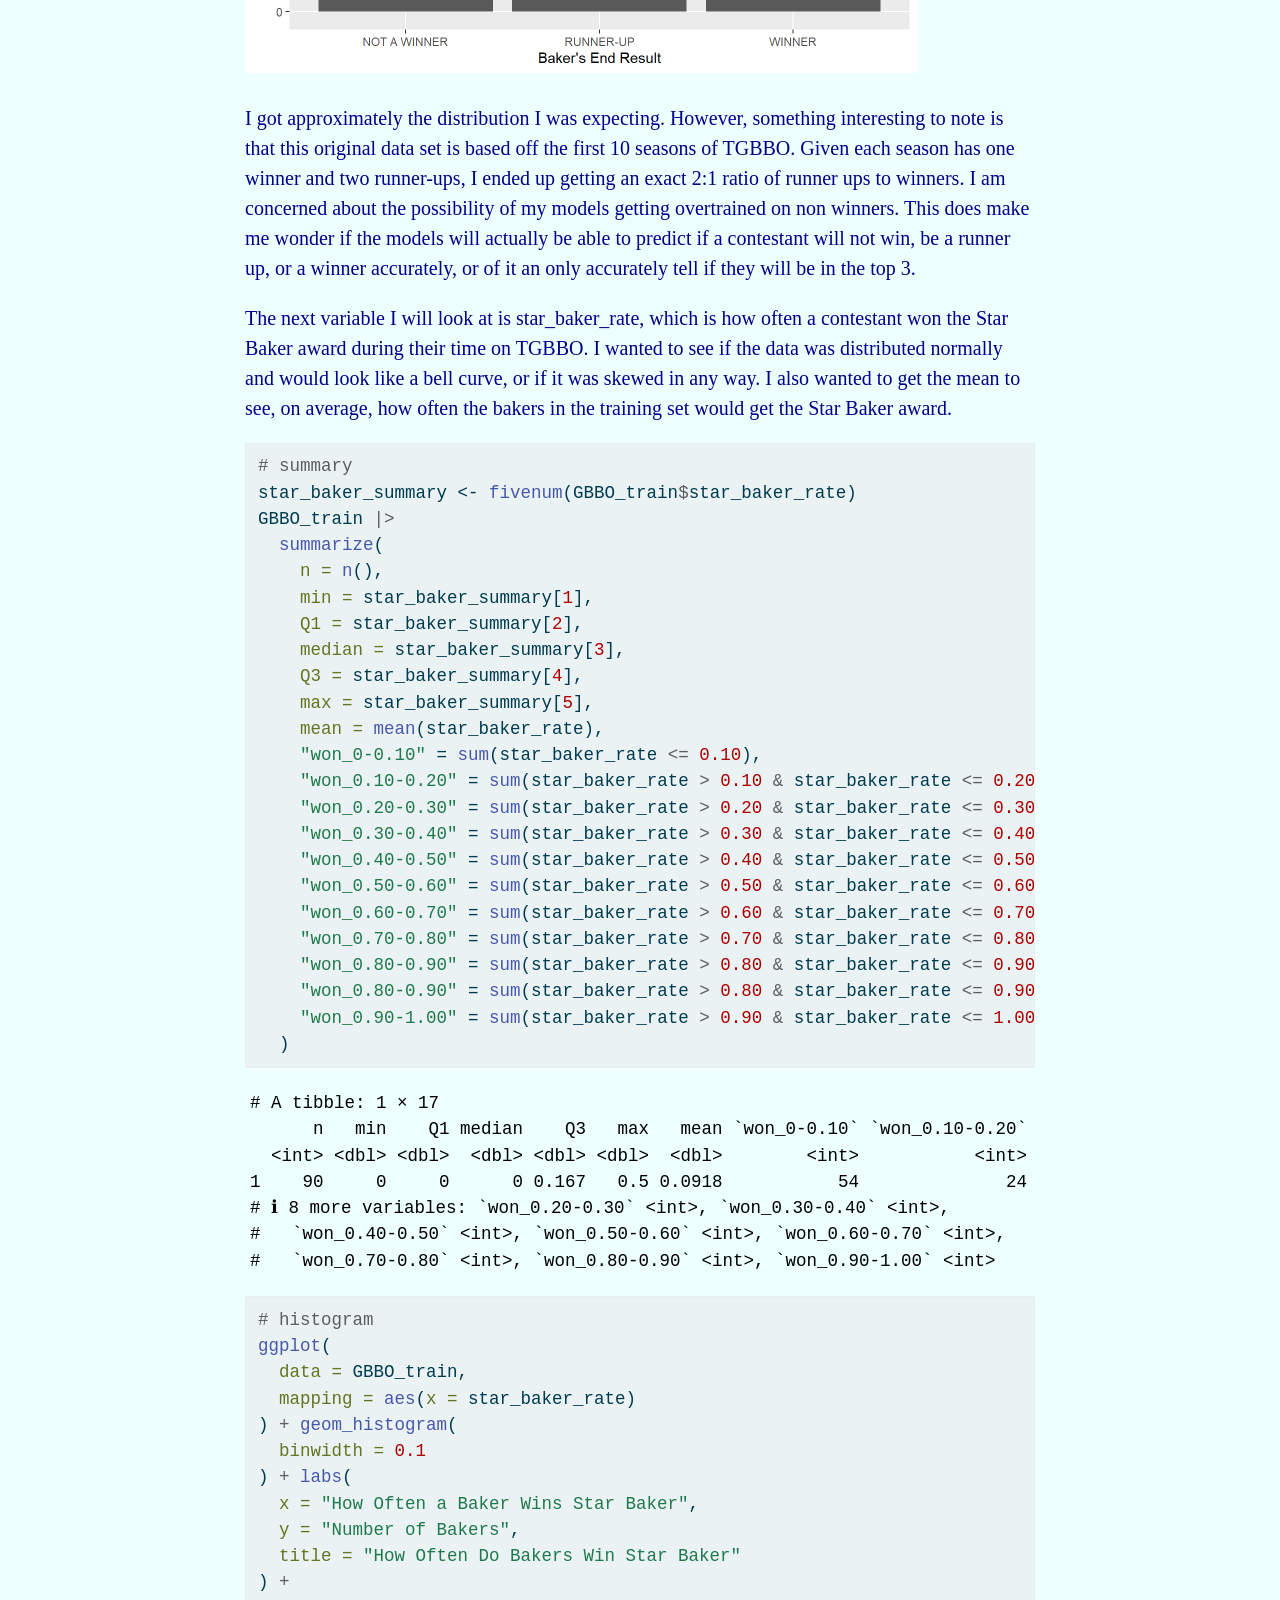
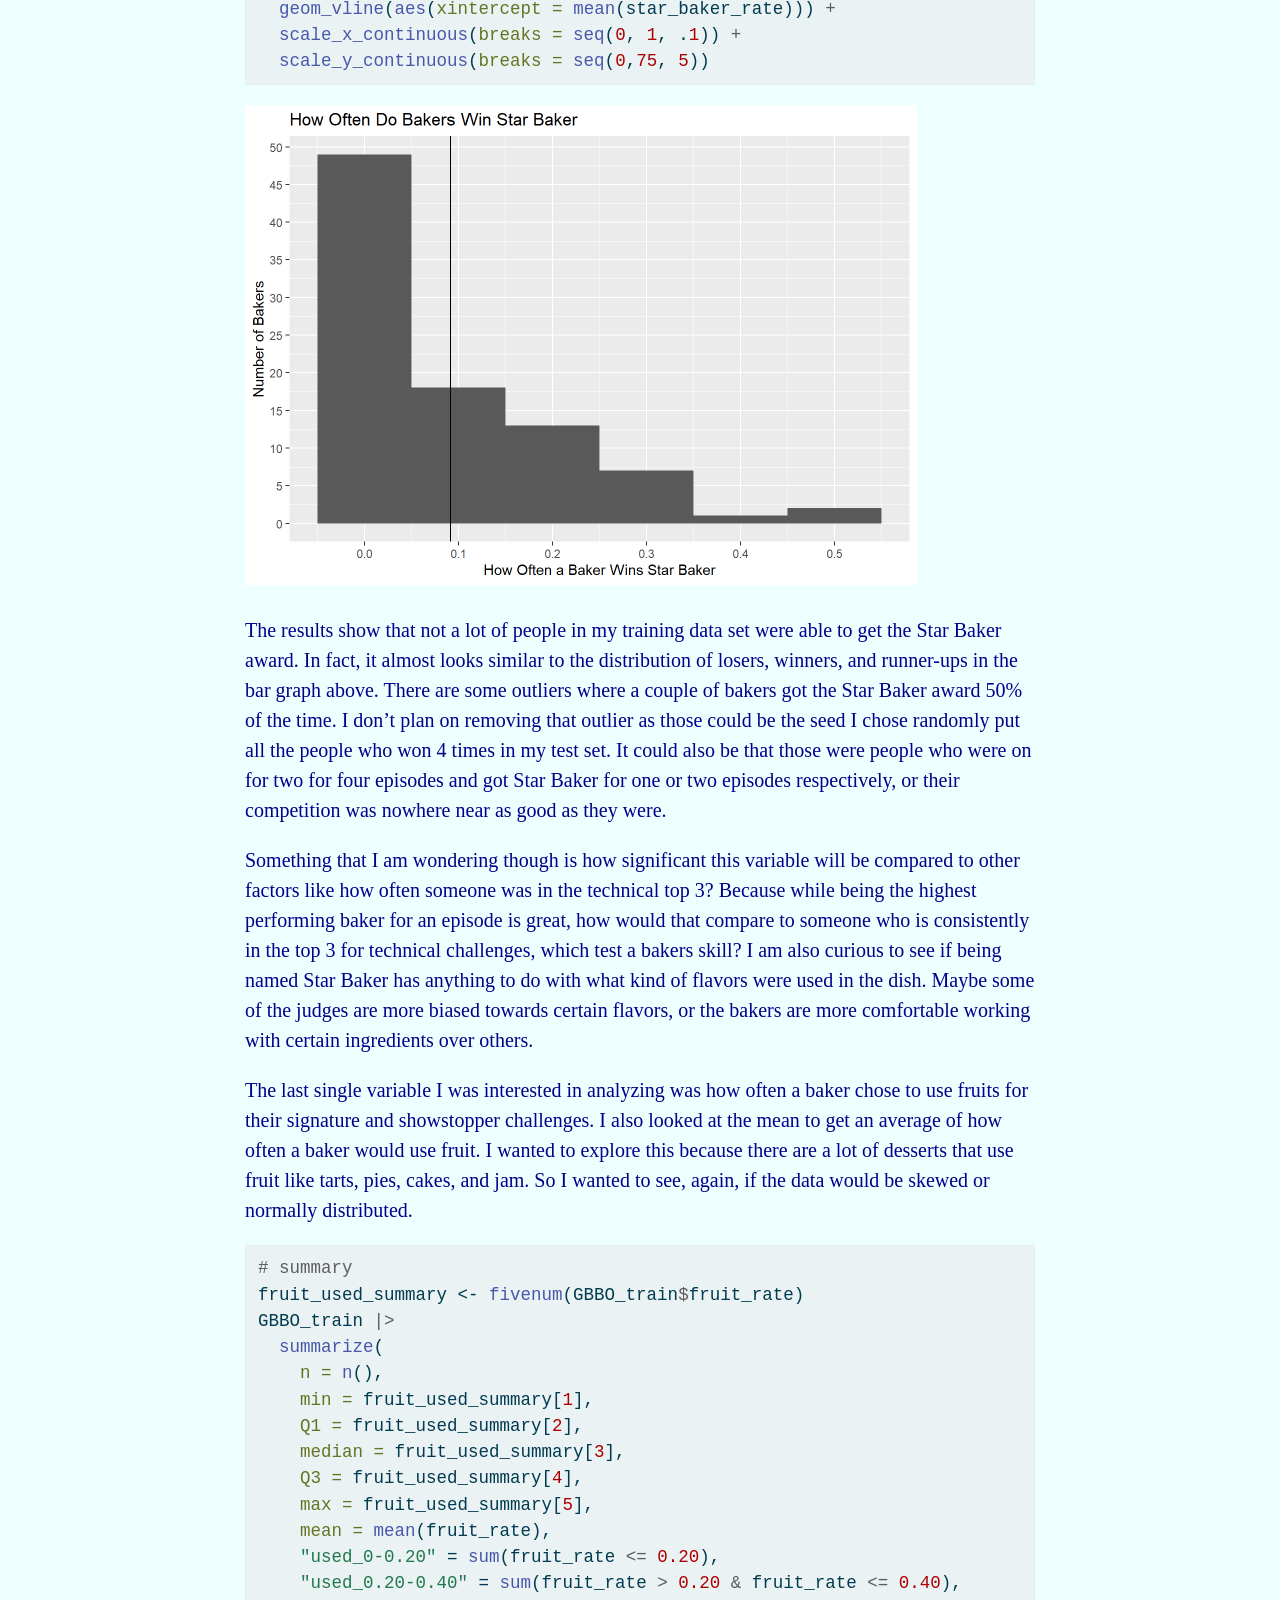
<file: docs/final_project.html>
<!DOCTYPE html>
<html xmlns="http://www.w3.org/1999/xhtml" lang="en" xml:lang="en"><head>

<meta charset="utf-8">
<meta name="generator" content="quarto-1.8.25">

<meta name="viewport" content="width=device-width, initial-scale=1.0, user-scalable=yes">


<title>Final Project – Vanessa Ragan</title>
<style>
code{white-space: pre-wrap;}
span.smallcaps{font-variant: small-caps;}
div.columns{display: flex; gap: min(4vw, 1.5em);}
div.column{flex: auto; overflow-x: auto;}
div.hanging-indent{margin-left: 1.5em; text-indent: -1.5em;}
ul.task-list{list-style: none;}
ul.task-list li input[type="checkbox"] {
  width: 0.8em;
  margin: 0 0.8em 0.2em -1em; /* quarto-specific, see https://github.com/quarto-dev/quarto-cli/issues/4556 */ 
  vertical-align: middle;
}
/* CSS for syntax highlighting */
html { -webkit-text-size-adjust: 100%; }
pre > code.sourceCode { white-space: pre; position: relative; }
pre > code.sourceCode > span { display: inline-block; line-height: 1.25; }
pre > code.sourceCode > span:empty { height: 1.2em; }
.sourceCode { overflow: visible; }
code.sourceCode > span { color: inherit; text-decoration: inherit; }
div.sourceCode { margin: 1em 0; }
pre.sourceCode { margin: 0; }
@media screen {
div.sourceCode { overflow: auto; }
}
@media print {
pre > code.sourceCode { white-space: pre-wrap; }
pre > code.sourceCode > span { text-indent: -5em; padding-left: 5em; }
}
pre.numberSource code
  { counter-reset: source-line 0; }
pre.numberSource code > span
  { position: relative; left: -4em; counter-increment: source-line; }
pre.numberSource code > span > a:first-child::before
  { content: counter(source-line);
    position: relative; left: -1em; text-align: right; vertical-align: baseline;
    border: none; display: inline-block;
    -webkit-touch-callout: none; -webkit-user-select: none;
    -khtml-user-select: none; -moz-user-select: none;
    -ms-user-select: none; user-select: none;
    padding: 0 4px; width: 4em;
  }
pre.numberSource { margin-left: 3em;  padding-left: 4px; }
div.sourceCode
  {   }
@media screen {
pre > code.sourceCode > span > a:first-child::before { text-decoration: underline; }
}
</style>


<script src="site_libs/quarto-nav/quarto-nav.js"></script>
<script src="site_libs/quarto-nav/headroom.min.js"></script>
<script src="site_libs/clipboard/clipboard.min.js"></script>
<script src="site_libs/quarto-search/autocomplete.umd.js"></script>
<script src="site_libs/quarto-search/fuse.min.js"></script>
<script src="site_libs/quarto-search/quarto-search.js"></script>
<meta name="quarto:offset" content="./">
<script src="site_libs/quarto-html/quarto.js" type="module"></script>
<script src="site_libs/quarto-html/tabsets/tabsets.js" type="module"></script>
<script src="site_libs/quarto-html/axe/axe-check.js" type="module"></script>
<script src="site_libs/quarto-html/popper.min.js"></script>
<script src="site_libs/quarto-html/tippy.umd.min.js"></script>
<script src="site_libs/quarto-html/anchor.min.js"></script>
<link href="site_libs/quarto-html/tippy.css" rel="stylesheet">
<link href="site_libs/quarto-html/quarto-syntax-highlighting-7b89279ff1a6dce999919e0e67d4d9ec.css" rel="stylesheet" id="quarto-text-highlighting-styles">
<script src="site_libs/bootstrap/bootstrap.min.js"></script>
<link href="site_libs/bootstrap/bootstrap-icons.css" rel="stylesheet">
<link href="site_libs/bootstrap/bootstrap-15abce8112f956ab68087844855cda1d.min.css" rel="stylesheet" append-hash="true" id="quarto-bootstrap" data-mode="light">
<script id="quarto-search-options" type="application/json">{
  "location": "navbar",
  "copy-button": false,
  "collapse-after": 3,
  "panel-placement": "end",
  "type": "overlay",
  "limit": 50,
  "keyboard-shortcut": [
    "f",
    "/",
    "s"
  ],
  "show-item-context": false,
  "language": {
    "search-no-results-text": "No results",
    "search-matching-documents-text": "matching documents",
    "search-copy-link-title": "Copy link to search",
    "search-hide-matches-text": "Hide additional matches",
    "search-more-match-text": "more match in this document",
    "search-more-matches-text": "more matches in this document",
    "search-clear-button-title": "Clear",
    "search-text-placeholder": "",
    "search-detached-cancel-button-title": "Cancel",
    "search-submit-button-title": "Submit",
    "search-label": "Search"
  }
}</script>


<meta property="og:title" content="Final Project – Vanessa Ragan">
<meta property="og:description" content="">
<meta property="og:image" content="vari_importance.png">
<meta property="og:site_name" content="Vanessa Ragan">
</head>

<body class="nav-fixed fullcontent quarto-light">

<div id="quarto-search-results"></div>
  <header id="quarto-header" class="headroom fixed-top">
    <nav class="navbar navbar-expand-lg " data-bs-theme="dark">
      <div class="navbar-container container-fluid">
      <div class="navbar-brand-container mx-auto">
    <a href="./index.html" class="navbar-brand navbar-brand-logo">
    </a>
    <a class="navbar-brand" href="./index.html">
    <span class="navbar-title">Vanessa Ragan</span>
    </a>
  </div>
            <div id="quarto-search" class="" title="Search"></div>
          <button class="navbar-toggler" type="button" data-bs-toggle="collapse" data-bs-target="#navbarCollapse" aria-controls="navbarCollapse" role="menu" aria-expanded="false" aria-label="Toggle navigation" onclick="if (window.quartoToggleHeadroom) { window.quartoToggleHeadroom(); }">
  <span class="navbar-toggler-icon"></span>
</button>
          <div class="collapse navbar-collapse" id="navbarCollapse">
            <ul class="navbar-nav navbar-nav-scroll ms-auto">
  <li class="nav-item">
    <a class="nav-link active" href="./final_project.html" aria-current="page"> 
<span class="menu-text">Final Project</span></a>
  </li>  
</ul>
          </div> <!-- /navcollapse -->
            <div class="quarto-navbar-tools">
    <a href="./github.com" title="" class="quarto-navigation-tool px-1" aria-label=""><i class="bi bi-github"></i></a>
</div>
      </div> <!-- /container-fluid -->
    </nav>
</header>
<!-- content -->
<div id="quarto-content" class="quarto-container page-columns page-rows-contents page-layout-article page-navbar">
<!-- sidebar -->
<!-- margin-sidebar -->
    
<!-- main -->
<main class="content" id="quarto-document-content">

<header id="title-block-header" class="quarto-title-block default">
<div class="quarto-title">
<h1 class="title">Final Project</h1>
</div>



<div class="quarto-title-meta">

    
  
    
  </div>
  


</header>


<section id="summary" class="level2">
<h2 class="anchored" data-anchor-id="summary">Summary</h2>
<p>This analysis serves to show if it is possible to predict if a baker will win The Great British Bake Off (TGBBO) given their performance during their time on the show. For this, we will be looking at how the bakers performed on challenges and also look at what ingredients they used in their dishes to see if that had any impact on judging. From what we can see, while ingredient use has some impact on determining the overall outcome, it is mostly how the bakers perform in challenges that truly determines what their outcome will be. <img src="vari_importance.png" class="img-fluid"> What we will also see is that while it is possible to predict which bakers will be winners, runner-ups, and won’t win, a random forest model’s ability to predict the outcome is only slightly better than a model that will always predict a baker to lose.</p>
</section>
<section id="motivation-and-context" class="level2">
<h2 class="anchored" data-anchor-id="motivation-and-context">Motivation and Context</h2>
<p>This project will investigate the bakers from the first ten seasons, or series as the data set labels it, of TGBBO to see if it is possible to predict who will win given their performance. I am investigating this to see if a baker’s performance is solely what determines how well they do on the show, or if ingredient choice plays a part in it. For example, judges could be more critical towards contestants who use chocolate, or they are more lenient towards contestants who use fruits.</p>
<p>In every episode of <a href="https://en.wikipedia.org/wiki/The_Great_British_Bake_Off">TGBBO</a>, contestants will have to compete in three challenges: the Signature challenge, the Technical challenge, and the Showstopper challenge. For the Signature and Showstopper challenges, the contestants are allowed to make whatever they’d like as long as it stays within the theme of the challenge. For the Technical challenge, the bakers had to make a specific dish given an outline of what to make. Afterward, the bakers would be evaluated on their performance and each episode will see 1-2 bakers eliminated from the competition. This goes on until the finals where the last three bakers compete against each other to crown one of them as the winner.</p>
<p>Something introduced in the second season of TGBBO was the <a href="https://en.wikipedia.org/wiki/The_Great_British_Bake_Off_series_2">Star Baker award</a>. This award is given to contestants who had an overall great performance in the Signature, Technical, and Showstopper challenges. Every episode would usually see one baker be given the Star Baker award, but sometimes two or none of the bakers would receive it.</p>
</section>
<section id="packages-used-in-this-analysis" class="level2">
<h2 class="anchored" data-anchor-id="packages-used-in-this-analysis">Packages Used In This Analysis</h2>
<div class="cell">
<div class="code-copy-outer-scaffold"><div class="sourceCode cell-code" id="cb1"><pre class="sourceCode r code-with-copy"><code class="sourceCode r"><span id="cb1-1"><a href="#cb1-1" aria-hidden="true" tabindex="-1"></a><span class="fu">library</span>(remotes)</span>
<span id="cb1-2"><a href="#cb1-2" aria-hidden="true" tabindex="-1"></a><span class="fu">library</span>(rsample)</span>
<span id="cb1-3"><a href="#cb1-3" aria-hidden="true" tabindex="-1"></a><span class="fu">library</span>(stringr)</span>
<span id="cb1-4"><a href="#cb1-4" aria-hidden="true" tabindex="-1"></a><span class="fu">library</span>(ggplot2)</span>
<span id="cb1-5"><a href="#cb1-5" aria-hidden="true" tabindex="-1"></a><span class="fu">library</span>(GGally)</span>
<span id="cb1-6"><a href="#cb1-6" aria-hidden="true" tabindex="-1"></a><span class="fu">library</span>(recipes)</span>
<span id="cb1-7"><a href="#cb1-7" aria-hidden="true" tabindex="-1"></a><span class="fu">library</span>(workflows)</span>
<span id="cb1-8"><a href="#cb1-8" aria-hidden="true" tabindex="-1"></a><span class="fu">library</span>(dplyr)</span>
<span id="cb1-9"><a href="#cb1-9" aria-hidden="true" tabindex="-1"></a><span class="fu">library</span>(tidyr)</span>
<span id="cb1-10"><a href="#cb1-10" aria-hidden="true" tabindex="-1"></a><span class="fu">library</span>(tidyclust)</span>
<span id="cb1-11"><a href="#cb1-11" aria-hidden="true" tabindex="-1"></a><span class="fu">library</span>(parsnip)</span>
<span id="cb1-12"><a href="#cb1-12" aria-hidden="true" tabindex="-1"></a><span class="fu">library</span>(broom)</span>
<span id="cb1-13"><a href="#cb1-13" aria-hidden="true" tabindex="-1"></a><span class="fu">library</span>(tune)</span>
<span id="cb1-14"><a href="#cb1-14" aria-hidden="true" tabindex="-1"></a><span class="fu">library</span>(yardstick)</span>
<span id="cb1-15"><a href="#cb1-15" aria-hidden="true" tabindex="-1"></a><span class="fu">library</span>(vip)</span></code></pre></div><button title="Copy to Clipboard" class="code-copy-button"><i class="bi"></i></button></div>
</div>
<table class="caption-top table">
<thead>
<tr class="header">
<th>Package</th>
<th>Use</th>
</tr>
</thead>
<tbody>
<tr class="odd">
<td><a href="https://github.com/r-lib/remotes">remotes</a></td>
<td>to access the data sets used for this analysis</td>
</tr>
<tr class="even">
<td><a href="https://rsample.tidymodels.org/">rsample</a></td>
<td>to get random sample of the data for training and testing splits, and k cross-fold validation</td>
</tr>
<tr class="odd">
<td><a href="https://stringr.tidyverse.org/">stringr</a></td>
<td>to use regular expressions for feature engineering</td>
</tr>
<tr class="even">
<td><a href="https://ggplot2.tidyverse.org/">ggplot2</a></td>
<td>to plot features for exploratory data analysis</td>
</tr>
<tr class="odd">
<td><a href="https://ggobi.github.io/ggally/">GGally</a></td>
<td>to expand upon <code>ggplot2</code> package to easily make a scatterplot matrix</td>
</tr>
<tr class="even">
<td><a href="https://recipes.tidymodels.org/">recipes</a></td>
<td>to make recipes for supervised and unsupervised learning models</td>
</tr>
<tr class="odd">
<td><a href="https://workflows.tidymodels.org/">workflows</a></td>
<td>to make workflows that help create supervised and unsupervised learning models</td>
</tr>
<tr class="even">
<td><a href="https://dplyr.tidyverse.org/">dplyr</a></td>
<td>to manipulate the data and summarize it</td>
</tr>
<tr class="odd">
<td><a href="https://tidyr.tidyverse.org/">tidyr</a></td>
<td>to pivot the data so newly engineered features counted as their own column</td>
</tr>
<tr class="even">
<td><a href="https://tidyclust.tidymodels.org/">tidyclust</a></td>
<td>to help finalize models and help create clustering models</td>
</tr>
<tr class="odd">
<td><a href="https://parsnip.tidymodels.org/">parsnip</a></td>
<td>to help create random forest and k-nearest neighbor models</td>
</tr>
<tr class="even">
<td><a href="https://broom.tidymodels.org/">broom</a></td>
<td>to augment datasets with engineered features</td>
</tr>
<tr class="odd">
<td><a href="https://tune.tidymodels.org/">tune</a></td>
<td>to find the best parameters for learning models and select them</td>
</tr>
<tr class="even">
<td><a href="https://yardstick.tidymodels.org/">yardstick</a></td>
<td>to see how well models perform using performance metrics and seeing what is and is not correctly classified</td>
</tr>
<tr class="odd">
<td><a href="https://ggplot2.tidyverse.org/">vip</a></td>
<td>to see importance of variables to model</td>
</tr>
</tbody>
</table>
</section>
<section id="data-description" class="level2">
<h2 class="anchored" data-anchor-id="data-description">Data Description</h2>
<p>The <a href="https://github.com/apreshill/bakeoff">bakeoff package</a> contains three data sets that will be analyzed: bakers, results_raw, and challenges. In the main data set, bakers, each observation is an individual baker’s performance on a season of TGBBO. Each observation also mentions information like the baker’s age, gender, where they are from, and their job. There are 120 observations and 24 variables. This analysis will also use two other data sets from the same package: results_raw and challenges. Each observation in results_raw tells what happens to each baker in each episode of TGBBO, like whether they had to leave on that episode, if they can stay and continue baking, if they won the Star Baker award for overall excellent performance, or if they are the series winner or runner up on the final episode. In challenges, each observation is also about what a baker did on an episode they were on, but this talks about how they performed in challenges and what they made.</p>
<p>The data was collected by Alison Hill, Chester Ismay, and Richard Iannone. Hill is the main license holder, and, from <a href="https://www.apreshill.com/about/">her website</a>, she Anaconda’s Director of Product. Ismay, according to <a href="https://chester.rbind.io/">his website</a>, is a consultant, educator, speaker, and book author for AI and data science related topics. Finally Iannone, according to his <a href="https://github.com/rich-iannone">GitHub page</a>, is a data scientist who creates tools for data analysis. The information was taken from a <a href="https://en.wikipedia.org/wiki/The_Great_British_Bake_Off">Wikipedia article</a> about TGBBO. <a href="https://github.com/apreshill/bakeoff/blob/main/data-raw/scraping-scripts/01-series-scrape.R">According to the data scraping scipts</a>, they got the information using a web scraper called <a href="https://rvest.tidyverse.org/">rvest</a> to get the information from the tables on the web page.</p>
<div class="cell">
<div class="code-copy-outer-scaffold"><div class="sourceCode cell-code" id="cb2"><pre class="sourceCode r code-with-copy"><code class="sourceCode r"><span id="cb2-1"><a href="#cb2-1" aria-hidden="true" tabindex="-1"></a><span class="co"># importing package</span></span>
<span id="cb2-2"><a href="#cb2-2" aria-hidden="true" tabindex="-1"></a>bakeoff <span class="ot">&lt;-</span> remotes<span class="sc">::</span><span class="fu">install_github</span>(<span class="st">"apreshill/bakeoff"</span>)</span>
<span id="cb2-3"><a href="#cb2-3" aria-hidden="true" tabindex="-1"></a></span>
<span id="cb2-4"><a href="#cb2-4" aria-hidden="true" tabindex="-1"></a><span class="co"># getting relevant data sets</span></span>
<span id="cb2-5"><a href="#cb2-5" aria-hidden="true" tabindex="-1"></a>GBBO_bakers <span class="ot">&lt;-</span> bakeoff<span class="sc">::</span>bakers</span>
<span id="cb2-6"><a href="#cb2-6" aria-hidden="true" tabindex="-1"></a>GBBO_results <span class="ot">&lt;-</span> bakeoff<span class="sc">::</span>results_raw </span>
<span id="cb2-7"><a href="#cb2-7" aria-hidden="true" tabindex="-1"></a>GBBO_challenges <span class="ot">&lt;-</span> bakeoff<span class="sc">::</span>challenges</span></code></pre></div><button title="Copy to Clipboard" class="code-copy-button"><i class="bi"></i></button></div>
</div>
</section>
<section id="data-wrangling" class="level2">
<h2 class="anchored" data-anchor-id="data-wrangling">Data Wrangling</h2>
<p>Before doing any data analysis, the data needs to be cleaned up and wrangled. This is because the <code>star_baker</code> and <code>series_runner_up</code> columns in the <code>bakers</code> data set do not match the information contained in the <code>results_raw</code> data set. <code>star_baker</code> is supposed to tell how many times a baker was awarded the Star Baker award for their performance in a challenge while <code>series_runner_up</code> is a binary number of 1 or 0 telling if the baker is a runner-up or not, respectively. However, both of those columns in the <code>bakers</code> data set are entirely made up of 0s even though the <code>result</code> column from <code>results_raw</code> has many instances of bakers getting runner-up and Star Baker.</p>
<p>First thing to do is group the <code>results_raw</code> data set by the baker’s name, season they appeared on, and the result they had for the episode. After summarizing the table and getting a count of how many times a specific result showed up for a specific baker, it is assigned to <code>GBBO_results_summary</code>. Then the data will be pivoted to make new columns of how many times each baker got a certain result. That table is then saved in <code>GBBO_results_pivoted</code>.</p>
<div class="cell">
<div class="code-copy-outer-scaffold"><div class="sourceCode cell-code" id="cb3"><pre class="sourceCode r code-with-copy"><code class="sourceCode r"><span id="cb3-1"><a href="#cb3-1" aria-hidden="true" tabindex="-1"></a><span class="co"># get count of each baker's results </span></span>
<span id="cb3-2"><a href="#cb3-2" aria-hidden="true" tabindex="-1"></a>GBBO_results_summary <span class="ot">&lt;-</span> GBBO_results <span class="sc">|&gt;</span> <span class="fu">group_by</span>(baker, series, result) <span class="sc">|&gt;</span> <span class="fu">summarize</span>(<span class="at">factor_results =</span> <span class="fu">n</span>())</span>
<span id="cb3-3"><a href="#cb3-3" aria-hidden="true" tabindex="-1"></a></span>
<span id="cb3-4"><a href="#cb3-4" aria-hidden="true" tabindex="-1"></a><span class="co"># pivot it so each result count is it's own column</span></span>
<span id="cb3-5"><a href="#cb3-5" aria-hidden="true" tabindex="-1"></a>GBBO_results_pivoted <span class="ot">&lt;-</span> GBBO_results_summary <span class="sc">|&gt;</span></span>
<span id="cb3-6"><a href="#cb3-6" aria-hidden="true" tabindex="-1"></a>  <span class="fu">pivot_wider</span>(</span>
<span id="cb3-7"><a href="#cb3-7" aria-hidden="true" tabindex="-1"></a>    <span class="at">names_from =</span> result,</span>
<span id="cb3-8"><a href="#cb3-8" aria-hidden="true" tabindex="-1"></a>    <span class="at">values_from =</span> factor_results</span>
<span id="cb3-9"><a href="#cb3-9" aria-hidden="true" tabindex="-1"></a>  )</span>
<span id="cb3-10"><a href="#cb3-10" aria-hidden="true" tabindex="-1"></a></span>
<span id="cb3-11"><a href="#cb3-11" aria-hidden="true" tabindex="-1"></a><span class="fu">head</span>(GBBO_results_pivoted)</span></code></pre></div><button title="Copy to Clipboard" class="code-copy-button"><i class="bi"></i></button></div>
<div class="cell-output cell-output-stdout">
<pre><code># A tibble: 6 × 9
# Groups:   baker, series [6]
  baker   series    IN   OUT  `NA` `Runner-up` `STAR BAKER` WINNER  SICK
  &lt;chr&gt;   &lt;fct&gt;  &lt;int&gt; &lt;int&gt; &lt;int&gt;       &lt;int&gt;        &lt;int&gt;  &lt;int&gt; &lt;int&gt;
1 Ali     4          3     1     6          NA           NA     NA    NA
2 Alice   10         7    NA    NA           1            2     NA    NA
3 Alvin   6          5     1     4          NA           NA     NA    NA
4 Amelia  10         2     1     7          NA           NA     NA    NA
5 Andrew  7          7    NA    NA           1            2     NA    NA
6 Annetha 1          1     1     4          NA           NA     NA    NA</code></pre>
</div>
</div>
<p>After that, the next step would be to join the information in <code>GBBO_results_pivoted</code> and <code>GBBO_bakers</code>. After changing the data type of series in <code>GBBO_results_pivoted</code> from factor to integer to match to match <code>GBBO_bakers</code>’s series datatype, the two data sets were merged together on the series and baker columns, keeping all of the information from from <code>GBBO_bakers</code> and adding on the columns that totaled how many times a baker got a certain result from an episode, like if they won the Star Baker award or if they were the season’s runner up.</p>
<div class="cell">
<div class="code-copy-outer-scaffold"><div class="sourceCode cell-code" id="cb5"><pre class="sourceCode r code-with-copy"><code class="sourceCode r"><span id="cb5-1"><a href="#cb5-1" aria-hidden="true" tabindex="-1"></a><span class="co"># right now series in GBBO_results_pivoted is a factor, and to merge it with GBBO_bakers, their types need to match (numeric)</span></span>
<span id="cb5-2"><a href="#cb5-2" aria-hidden="true" tabindex="-1"></a>GBBO_results_pivoted<span class="sc">$</span>series <span class="ot">&lt;-</span> <span class="fu">as.integer</span>(GBBO_results_pivoted<span class="sc">$</span>series) </span>
<span id="cb5-3"><a href="#cb5-3" aria-hidden="true" tabindex="-1"></a></span>
<span id="cb5-4"><a href="#cb5-4" aria-hidden="true" tabindex="-1"></a><span class="co"># combine with the main bakers df from the bakeoff package</span></span>
<span id="cb5-5"><a href="#cb5-5" aria-hidden="true" tabindex="-1"></a>GBBO_bakers_results <span class="ot">&lt;-</span> GBBO_bakers <span class="sc">|&gt;</span></span>
<span id="cb5-6"><a href="#cb5-6" aria-hidden="true" tabindex="-1"></a>  <span class="fu">left_join</span>(GBBO_results_pivoted,</span>
<span id="cb5-7"><a href="#cb5-7" aria-hidden="true" tabindex="-1"></a>            <span class="at">by =</span> <span class="fu">c</span>(<span class="st">"series"</span>, <span class="st">"baker"</span>)) <span class="co"># match by series and baker's name</span></span></code></pre></div><button title="Copy to Clipboard" class="code-copy-button"><i class="bi"></i></button></div>
</div>
<p>After that column was made, another column was made to tell if the baker won that season, was a runner up, or did not win.</p>
<div class="cell">
<div class="code-copy-outer-scaffold"><div class="sourceCode cell-code" id="cb6"><pre class="sourceCode r code-with-copy"><code class="sourceCode r"><span id="cb6-1"><a href="#cb6-1" aria-hidden="true" tabindex="-1"></a><span class="co"># making the results column</span></span>
<span id="cb6-2"><a href="#cb6-2" aria-hidden="true" tabindex="-1"></a>GBBO_bakers_results<span class="sc">$</span>results <span class="ot">&lt;-</span> <span class="st">"NOT A WINNER"</span> <span class="co"># most of them are not winners, so default everyone not a winner</span></span>
<span id="cb6-3"><a href="#cb6-3" aria-hidden="true" tabindex="-1"></a><span class="cf">for</span>(k <span class="cf">in</span> <span class="dv">1</span><span class="sc">:</span><span class="dv">120</span>) {</span>
<span id="cb6-4"><a href="#cb6-4" aria-hidden="true" tabindex="-1"></a>  <span class="cf">if</span>(<span class="sc">!</span><span class="fu">is.na</span>(GBBO_bakers_results<span class="sc">$</span>WINNER[k] <span class="sc">==</span> <span class="dv">1</span>)) { <span class="co"># Need the !is.na() because I get an error if it tries to do a comparison with a missing value</span></span>
<span id="cb6-5"><a href="#cb6-5" aria-hidden="true" tabindex="-1"></a>    GBBO_bakers_results<span class="sc">$</span>results[k] <span class="ot">&lt;-</span> <span class="st">"WINNER"</span></span>
<span id="cb6-6"><a href="#cb6-6" aria-hidden="true" tabindex="-1"></a>  }</span>
<span id="cb6-7"><a href="#cb6-7" aria-hidden="true" tabindex="-1"></a>  <span class="cf">else</span> <span class="cf">if</span>(<span class="sc">!</span><span class="fu">is.na</span>(GBBO_bakers_results<span class="sc">$</span><span class="st">`</span><span class="at">Runner-up</span><span class="st">`</span>[k] <span class="sc">==</span> <span class="dv">1</span>)) {</span>
<span id="cb6-8"><a href="#cb6-8" aria-hidden="true" tabindex="-1"></a>    GBBO_bakers_results<span class="sc">$</span>results[k] <span class="ot">&lt;-</span> <span class="st">"RUNNER-UP"</span></span>
<span id="cb6-9"><a href="#cb6-9" aria-hidden="true" tabindex="-1"></a>  }</span>
<span id="cb6-10"><a href="#cb6-10" aria-hidden="true" tabindex="-1"></a>}</span>
<span id="cb6-11"><a href="#cb6-11" aria-hidden="true" tabindex="-1"></a><span class="fu">head</span>(GBBO_bakers_results)</span></code></pre></div><button title="Copy to Clipboard" class="code-copy-button"><i class="bi"></i></button></div>
<div class="cell-output cell-output-stdout">
<pre><code># A tibble: 6 × 32
  series baker     star_baker technical_winner technical_top3 technical_bottom
   &lt;dbl&gt; &lt;chr&gt;          &lt;int&gt;            &lt;int&gt;          &lt;int&gt;            &lt;int&gt;
1      1 Annetha            0                0              1                1
2      1 David              0                0              1                3
3      1 Edd                0                2              4                1
4      1 Jasminder          0                0              2                2
5      1 Jonathan           0                1              1                2
6      1 Lea                0                0              0                1
# ℹ 26 more variables: technical_highest &lt;dbl&gt;, technical_lowest &lt;dbl&gt;,
#   technical_median &lt;dbl&gt;, series_winner &lt;int&gt;, series_runner_up &lt;int&gt;,
#   total_episodes_appeared &lt;dbl&gt;, first_date_appeared &lt;date&gt;,
#   last_date_appeared &lt;date&gt;, first_date_us &lt;date&gt;, last_date_us &lt;date&gt;,
#   percent_episodes_appeared &lt;dbl&gt;, percent_technical_top3 &lt;dbl&gt;,
#   baker_full &lt;chr&gt;, age &lt;dbl&gt;, occupation &lt;chr&gt;, hometown &lt;chr&gt;,
#   baker_last &lt;chr&gt;, baker_first &lt;chr&gt;, IN &lt;int&gt;, OUT &lt;int&gt;, `NA` &lt;int&gt;, …</code></pre>
</div>
</div>
<p>Now that the data has been fixed, it is time to engineer some features. Specifically, counts of how many times certain flavors were used on the Showstopper and Signature challenges. While each episode has three challenges, the Technical challenge has every contestant make the exact same dish. So while the contestants are able to show off their skills, they have no freedom in choosing ingredients. In order to get an idea for how many times each contestant used a certain ingredient, every bakers dish from the signature and showstopper columns were split up into a list of words.</p>
<div class="cell">
<div class="code-copy-outer-scaffold"><div class="sourceCode cell-code" id="cb8"><pre class="sourceCode r code-with-copy"><code class="sourceCode r"><span id="cb8-1"><a href="#cb8-1" aria-hidden="true" tabindex="-1"></a><span class="co"># For the portfolio, I wanted to see if using fruits, chocolate, or nuts could impact how likely a person was to win. So I'm string splitting everything in the showstopper and signature columns and counting how many times a word appears</span></span>
<span id="cb8-2"><a href="#cb8-2" aria-hidden="true" tabindex="-1"></a>showstopper <span class="ot">&lt;-</span> <span class="fu">unlist</span>(<span class="fu">str_split</span>(GBBO_challenges<span class="sc">$</span>showstopper, <span class="st">" "</span>))</span>
<span id="cb8-3"><a href="#cb8-3" aria-hidden="true" tabindex="-1"></a>signature <span class="ot">&lt;-</span> <span class="fu">unlist</span>(<span class="fu">str_split</span>(GBBO_challenges<span class="sc">$</span>signature, <span class="st">" "</span>))</span>
<span id="cb8-4"><a href="#cb8-4" aria-hidden="true" tabindex="-1"></a>words <span class="ot">&lt;-</span> <span class="fu">c</span>(showstopper, signature)</span>
<span id="cb8-5"><a href="#cb8-5" aria-hidden="true" tabindex="-1"></a>most_common_words <span class="ot">&lt;-</span> <span class="fu">data.frame</span>(words) <span class="sc">|&gt;</span> <span class="fu">group_by</span>(words) <span class="sc">|&gt;</span> <span class="fu">count</span>(<span class="at">sort =</span> T)</span>
<span id="cb8-6"><a href="#cb8-6" aria-hidden="true" tabindex="-1"></a><span class="fu">head</span>(most_common_words, <span class="dv">10</span>)</span></code></pre></div><button title="Copy to Clipboard" class="code-copy-button"><i class="bi"></i></button></div>
<div class="cell-output cell-output-stdout">
<pre><code># A tibble: 10 × 2
# Groups:   words [10]
   words         n
   &lt;chr&gt;     &lt;int&gt;
 1 &lt;NA&gt;        881
 2 and         654
 3 Cake        242
 4 Chocolate   176
 5 &amp;           110
 6 with        109
 7 Pie          74
 8 Orange       70
 9 Lemon        67
10 Raspberry    61</code></pre>
</div>
</div>
<p>The reason why there is a high amount of NA’s is because of how <code>challenges</code> was set up. It records every baker’s dishes for the Signature and Showstopper challenges, but it also does that for bakers who were already eliminated. So since that baker couldn’t make anything, what they made was recorded as NA.</p>
<p>After counting how many times each word appeared and sorting them in descending order, regular expressions were made using the first 200 words. Since there are so many flavor combinations, especially since not all of the challenges involve making desserts, the number of regular expressions will be limited to account for how many times a baker used chocolate, fruits, and nuts during their time on TGBBO.</p>
<div class="cell">
<div class="code-copy-outer-scaffold"><div class="sourceCode cell-code" id="cb10"><pre class="sourceCode r code-with-copy"><code class="sourceCode r"><span id="cb10-1"><a href="#cb10-1" aria-hidden="true" tabindex="-1"></a><span class="co"># Regular expressions using the first 200 most common words</span></span>
<span id="cb10-2"><a href="#cb10-2" aria-hidden="true" tabindex="-1"></a>fruit_re <span class="ot">&lt;-</span> <span class="st">"Fruit|Orange|Lemon|(b|B)erry|(b|B)erries|(a|A)pple|Cherry|Black Forrest|Lime|Pear|Mango|Banana|Raisin|Fig|Plum|Apricot|Citrus"</span></span>
<span id="cb10-3"><a href="#cb10-3" aria-hidden="true" tabindex="-1"></a>chocolate_re <span class="ot">&lt;-</span> <span class="st">"Chocolate|Black Forrest|Millionaire"</span></span>
<span id="cb10-4"><a href="#cb10-4" aria-hidden="true" tabindex="-1"></a>nut_re <span class="ot">&lt;-</span> <span class="st">"(n|N)ut|Almond|Pistachio|Pecan|Amaretto"</span></span>
<span id="cb10-5"><a href="#cb10-5" aria-hidden="true" tabindex="-1"></a><span class="co"># Black Forest cake is a chocolate cake with cherries (Chocolate + Fruit)</span></span>
<span id="cb10-6"><a href="#cb10-6" aria-hidden="true" tabindex="-1"></a><span class="co"># Millionaire cake is a caramel and chocolate dessert</span></span>
<span id="cb10-7"><a href="#cb10-7" aria-hidden="true" tabindex="-1"></a><span class="co"># Amaretto is a liqueur made of almonds, so I'm counting it as a nut flavor</span></span>
<span id="cb10-8"><a href="#cb10-8" aria-hidden="true" tabindex="-1"></a><span class="co"># some nuts and berries aren't listed because they include the word "nut" and "berry" in them, so the (lowercase | uppercase) letter is to catch those</span></span></code></pre></div><button title="Copy to Clipboard" class="code-copy-button"><i class="bi"></i></button></div>
</div>
<p>Once the regular expressions were made the <code>GBBO_challenges</code> data set was grouped by the baker and series columns, and summarize was used to get a count of how many times a baker decided to use fruit, nuts, or chocolate for their dish.</p>
<div class="cell">
<div class="code-copy-outer-scaffold"><div class="sourceCode cell-code" id="cb11"><pre class="sourceCode r code-with-copy"><code class="sourceCode r"><span id="cb11-1"><a href="#cb11-1" aria-hidden="true" tabindex="-1"></a>GBBO_challenge_count <span class="ot">&lt;-</span> GBBO_challenges <span class="sc">|&gt;</span> </span>
<span id="cb11-2"><a href="#cb11-2" aria-hidden="true" tabindex="-1"></a>  <span class="fu">group_by</span>(baker, series) <span class="sc">|&gt;</span> </span>
<span id="cb11-3"><a href="#cb11-3" aria-hidden="true" tabindex="-1"></a>  <span class="fu">summarize</span>(<span class="at">fruit_used =</span> <span class="fu">sum</span>(<span class="fu">c</span>(<span class="fu">str_detect</span>(signature, fruit_re), <span class="fu">str_detect</span>(showstopper, fruit_re)), <span class="at">na.rm =</span> T),</span>
<span id="cb11-4"><a href="#cb11-4" aria-hidden="true" tabindex="-1"></a>            <span class="at">chocolate_used =</span> <span class="fu">sum</span>(<span class="fu">c</span>(<span class="fu">str_detect</span>(signature, chocolate_re), <span class="fu">str_detect</span>(showstopper, chocolate_re)), <span class="at">na.rm =</span> T),</span>
<span id="cb11-5"><a href="#cb11-5" aria-hidden="true" tabindex="-1"></a>            <span class="at">nut_used =</span> <span class="fu">sum</span>(<span class="fu">c</span>(<span class="fu">str_detect</span>(signature, nut_re),<span class="fu">str_detect</span>(showstopper, nut_re)), <span class="at">na.rm =</span> T)</span>
<span id="cb11-6"><a href="#cb11-6" aria-hidden="true" tabindex="-1"></a>            )</span>
<span id="cb11-7"><a href="#cb11-7" aria-hidden="true" tabindex="-1"></a><span class="fu">head</span>(GBBO_challenge_count)</span></code></pre></div><button title="Copy to Clipboard" class="code-copy-button"><i class="bi"></i></button></div>
<div class="cell-output cell-output-stdout">
<pre><code># A tibble: 6 × 5
# Groups:   baker [6]
  baker   series fruit_used chocolate_used nut_used
  &lt;chr&gt;    &lt;int&gt;      &lt;int&gt;          &lt;int&gt;    &lt;int&gt;
1 Ali          4          5              1        3
2 Alice       10          8              4        4
3 Alvin        6          6              0        1
4 Amelia      10          1              0        1
5 Andrew       7          2              1        0
6 Annetha      1          2              1        0</code></pre>
</div>
</div>
<p>Now that the counts are saved in <code>GBBO_challenge_count</code>, every single column that holds a count will be turned into a rate. Since every episode eliminates a baker, the bakers with lower counts of nuts, fruits, and chocolate used, along with the times they won or were in the top and bottom 3 of technical challenges are implied to have been eliminated earlier.</p>
<div class="cell">
<div class="code-copy-outer-scaffold"><div class="sourceCode cell-code" id="cb13"><pre class="sourceCode r code-with-copy"><code class="sourceCode r"><span id="cb13-1"><a href="#cb13-1" aria-hidden="true" tabindex="-1"></a><span class="co"># combine</span></span>
<span id="cb13-2"><a href="#cb13-2" aria-hidden="true" tabindex="-1"></a>GBBO_bakers_results_challenge <span class="ot">&lt;-</span> GBBO_bakers_results <span class="sc">|&gt;</span></span>
<span id="cb13-3"><a href="#cb13-3" aria-hidden="true" tabindex="-1"></a>  <span class="fu">left_join</span>(GBBO_challenge_count,</span>
<span id="cb13-4"><a href="#cb13-4" aria-hidden="true" tabindex="-1"></a>            <span class="at">by =</span> <span class="fu">c</span>(<span class="st">"series"</span>, <span class="st">"baker"</span>))</span>
<span id="cb13-5"><a href="#cb13-5" aria-hidden="true" tabindex="-1"></a></span>
<span id="cb13-6"><a href="#cb13-6" aria-hidden="true" tabindex="-1"></a><span class="do">## ingredients used</span></span>
<span id="cb13-7"><a href="#cb13-7" aria-hidden="true" tabindex="-1"></a><span class="co"># fruit</span></span>
<span id="cb13-8"><a href="#cb13-8" aria-hidden="true" tabindex="-1"></a>GBBO_bakers_results_challenge<span class="sc">$</span>fruit_rate <span class="ot">&lt;-</span> GBBO_bakers_results_challenge<span class="sc">$</span>fruit_used <span class="sc">/</span> GBBO_bakers_results_challenge<span class="sc">$</span>total_episodes_appeared</span>
<span id="cb13-9"><a href="#cb13-9" aria-hidden="true" tabindex="-1"></a></span>
<span id="cb13-10"><a href="#cb13-10" aria-hidden="true" tabindex="-1"></a><span class="co"># chocolate</span></span>
<span id="cb13-11"><a href="#cb13-11" aria-hidden="true" tabindex="-1"></a>GBBO_bakers_results_challenge<span class="sc">$</span>chocolate_rate <span class="ot">&lt;-</span> GBBO_bakers_results_challenge<span class="sc">$</span>chocolate_used <span class="sc">/</span> GBBO_bakers_results_challenge<span class="sc">$</span>total_episodes_appeared</span>
<span id="cb13-12"><a href="#cb13-12" aria-hidden="true" tabindex="-1"></a></span>
<span id="cb13-13"><a href="#cb13-13" aria-hidden="true" tabindex="-1"></a><span class="co"># nut</span></span>
<span id="cb13-14"><a href="#cb13-14" aria-hidden="true" tabindex="-1"></a>GBBO_bakers_results_challenge<span class="sc">$</span>nut_rate <span class="ot">&lt;-</span> GBBO_bakers_results_challenge<span class="sc">$</span>nut_used <span class="sc">/</span> GBBO_bakers_results_challenge<span class="sc">$</span>total_episodes_appeared</span>
<span id="cb13-15"><a href="#cb13-15" aria-hidden="true" tabindex="-1"></a></span>
<span id="cb13-16"><a href="#cb13-16" aria-hidden="true" tabindex="-1"></a><span class="do">## technical win/loss</span></span>
<span id="cb13-17"><a href="#cb13-17" aria-hidden="true" tabindex="-1"></a><span class="co"># win</span></span>
<span id="cb13-18"><a href="#cb13-18" aria-hidden="true" tabindex="-1"></a>GBBO_bakers_results_challenge<span class="sc">$</span>tech_win_rate <span class="ot">&lt;-</span> GBBO_bakers_results_challenge<span class="sc">$</span>technical_winner <span class="sc">/</span> GBBO_bakers_results_challenge<span class="sc">$</span>total_episodes_appeared</span>
<span id="cb13-19"><a href="#cb13-19" aria-hidden="true" tabindex="-1"></a></span>
<span id="cb13-20"><a href="#cb13-20" aria-hidden="true" tabindex="-1"></a><span class="co"># top 3</span></span>
<span id="cb13-21"><a href="#cb13-21" aria-hidden="true" tabindex="-1"></a>GBBO_bakers_results_challenge<span class="sc">$</span>tech_top3_rate <span class="ot">&lt;-</span> GBBO_bakers_results_challenge<span class="sc">$</span>technical_top3 <span class="sc">/</span> GBBO_bakers_results_challenge<span class="sc">$</span>total_episodes_appeared</span>
<span id="cb13-22"><a href="#cb13-22" aria-hidden="true" tabindex="-1"></a></span>
<span id="cb13-23"><a href="#cb13-23" aria-hidden="true" tabindex="-1"></a><span class="co"># loss</span></span>
<span id="cb13-24"><a href="#cb13-24" aria-hidden="true" tabindex="-1"></a>GBBO_bakers_results_challenge<span class="sc">$</span>tech_bottom_rate <span class="ot">&lt;-</span> GBBO_bakers_results_challenge<span class="sc">$</span>technical_bottom <span class="sc">/</span> GBBO_bakers_results_challenge<span class="sc">$</span>total_episodes_appeared</span>
<span id="cb13-25"><a href="#cb13-25" aria-hidden="true" tabindex="-1"></a></span>
<span id="cb13-26"><a href="#cb13-26" aria-hidden="true" tabindex="-1"></a><span class="co"># star baker</span></span>
<span id="cb13-27"><a href="#cb13-27" aria-hidden="true" tabindex="-1"></a>GBBO_bakers_results_challenge<span class="sc">$</span>star_baker_rate <span class="ot">&lt;-</span> GBBO_bakers_results_challenge<span class="sc">$</span><span class="st">`</span><span class="at">STAR BAKER</span><span class="st">`</span> <span class="sc">/</span> GBBO_bakers_results_challenge<span class="sc">$</span>total_episodes_appeared</span>
<span id="cb13-28"><a href="#cb13-28" aria-hidden="true" tabindex="-1"></a></span>
<span id="cb13-29"><a href="#cb13-29" aria-hidden="true" tabindex="-1"></a><span class="fu">head</span>(GBBO_bakers_results_challenge)</span></code></pre></div><button title="Copy to Clipboard" class="code-copy-button"><i class="bi"></i></button></div>
<div class="cell-output cell-output-stdout">
<pre><code># A tibble: 6 × 42
  series baker     star_baker technical_winner technical_top3 technical_bottom
   &lt;dbl&gt; &lt;chr&gt;          &lt;int&gt;            &lt;int&gt;          &lt;int&gt;            &lt;int&gt;
1      1 Annetha            0                0              1                1
2      1 David              0                0              1                3
3      1 Edd                0                2              4                1
4      1 Jasminder          0                0              2                2
5      1 Jonathan           0                1              1                2
6      1 Lea                0                0              0                1
# ℹ 36 more variables: technical_highest &lt;dbl&gt;, technical_lowest &lt;dbl&gt;,
#   technical_median &lt;dbl&gt;, series_winner &lt;int&gt;, series_runner_up &lt;int&gt;,
#   total_episodes_appeared &lt;dbl&gt;, first_date_appeared &lt;date&gt;,
#   last_date_appeared &lt;date&gt;, first_date_us &lt;date&gt;, last_date_us &lt;date&gt;,
#   percent_episodes_appeared &lt;dbl&gt;, percent_technical_top3 &lt;dbl&gt;,
#   baker_full &lt;chr&gt;, age &lt;dbl&gt;, occupation &lt;chr&gt;, hometown &lt;chr&gt;,
#   baker_last &lt;chr&gt;, baker_first &lt;chr&gt;, IN &lt;int&gt;, OUT &lt;int&gt;, `NA` &lt;int&gt;, …</code></pre>
</div>
</div>
<p>The ingredient use rate will be on a scale of 0 to 2 as the bakers could use fruits in either the Showstopper or Signature challenge. The technical results and how often a baker got the Star Baker award will be on a scale from 0 to 1 as every episode the bakers only have one chance for the technical challenges and to get the award.</p>
<p>Now the data set will be finalized. To do that, the columns that will be used for analysis are selected and saved into <code>GBBO_bakers_results_challenge</code>. After that, any NA’s left columns of rates will be replaced by 0, and any other missing values will be filled in.</p>
<div class="cell">
<div class="code-copy-outer-scaffold"><div class="sourceCode cell-code" id="cb15"><pre class="sourceCode r code-with-copy"><code class="sourceCode r"><span id="cb15-1"><a href="#cb15-1" aria-hidden="true" tabindex="-1"></a><span class="co"># select all columns I'm going to use along with series and baker_full so I have an identifier</span></span>
<span id="cb15-2"><a href="#cb15-2" aria-hidden="true" tabindex="-1"></a>GBBO_bakers_results_challenge <span class="ot">&lt;-</span> GBBO_bakers_results_challenge <span class="sc">|&gt;</span> <span class="fu">select</span>(series, baker_full, star_baker_rate, tech_win_rate, tech_top3_rate, tech_bottom_rate, technical_highest, technical_lowest, fruit_rate, chocolate_rate, nut_rate, results)</span>
<span id="cb15-3"><a href="#cb15-3" aria-hidden="true" tabindex="-1"></a></span>
<span id="cb15-4"><a href="#cb15-4" aria-hidden="true" tabindex="-1"></a><span class="co"># replace the na with 0 in star_baker_rate</span></span>
<span id="cb15-5"><a href="#cb15-5" aria-hidden="true" tabindex="-1"></a><span class="cf">for</span> (k <span class="cf">in</span> <span class="dv">1</span><span class="sc">:</span><span class="dv">120</span>) {</span>
<span id="cb15-6"><a href="#cb15-6" aria-hidden="true" tabindex="-1"></a>  <span class="cf">if</span> (<span class="fu">is.na</span>(GBBO_bakers_results_challenge<span class="sc">$</span>star_baker_rate[k])) {</span>
<span id="cb15-7"><a href="#cb15-7" aria-hidden="true" tabindex="-1"></a>    GBBO_bakers_results_challenge<span class="sc">$</span>star_baker_rate[k] <span class="ot">&lt;-</span> <span class="dv">0</span></span>
<span id="cb15-8"><a href="#cb15-8" aria-hidden="true" tabindex="-1"></a>  }</span>
<span id="cb15-9"><a href="#cb15-9" aria-hidden="true" tabindex="-1"></a>}</span>
<span id="cb15-10"><a href="#cb15-10" aria-hidden="true" tabindex="-1"></a>GBBO_bakers_results_challenge<span class="sc">$</span>results <span class="ot">&lt;-</span> <span class="fu">as.factor</span>(GBBO_bakers_results_challenge<span class="sc">$</span>results)</span>
<span id="cb15-11"><a href="#cb15-11" aria-hidden="true" tabindex="-1"></a></span>
<span id="cb15-12"><a href="#cb15-12" aria-hidden="true" tabindex="-1"></a><span class="co"># manually adding an approximate technical score for Mark Whithers</span></span>
<span id="cb15-13"><a href="#cb15-13" aria-hidden="true" tabindex="-1"></a>GBBO_bakers_results_challenge[<span class="dv">8</span>,]<span class="sc">$</span><span class="st">"technical_highest"</span> <span class="ot">&lt;-</span> <span class="dv">7</span></span>
<span id="cb15-14"><a href="#cb15-14" aria-hidden="true" tabindex="-1"></a>GBBO_bakers_results_challenge[<span class="dv">8</span>,]<span class="sc">$</span><span class="st">"technical_lowest"</span> <span class="ot">&lt;-</span> <span class="dv">7</span> </span>
<span id="cb15-15"><a href="#cb15-15" aria-hidden="true" tabindex="-1"></a><span class="fu">head</span>(GBBO_bakers_results_challenge, <span class="dv">10</span>)</span></code></pre></div><button title="Copy to Clipboard" class="code-copy-button"><i class="bi"></i></button></div>
<div class="cell-output cell-output-stdout">
<pre><code># A tibble: 10 × 12
   series baker_full              star_baker_rate tech_win_rate tech_top3_rate
    &lt;dbl&gt; &lt;chr&gt;                             &lt;dbl&gt;         &lt;dbl&gt;          &lt;dbl&gt;
 1      1 "Annetha Mills"                       0         0              0.5  
 2      1 "David Chambers"                      0         0              0.25 
 3      1 "Edward \"Edd\" Kimber"               0         0.333          0.667
 4      1 "Jasminder Randhawa"                  0         0              0.4  
 5      1 "Jonathan Shepherd"                   0         0.333          0.333
 6      1 "Lea Harris"                          0         0              0    
 7      1 "Louise Brimelow"                     0         0              0    
 8      1 "Mark Whithers"                       0         0              0    
 9      1 "Miranda Gore Browne"                 0         0.333          0.667
10      1 "Ruth Clemens"                        0         0              0.333
# ℹ 7 more variables: tech_bottom_rate &lt;dbl&gt;, technical_highest &lt;dbl&gt;,
#   technical_lowest &lt;dbl&gt;, fruit_rate &lt;dbl&gt;, chocolate_rate &lt;dbl&gt;,
#   nut_rate &lt;dbl&gt;, results &lt;fct&gt;</code></pre>
</div>
</div>
<p>At the very end, there was one baker who was missing information: Mark Whithers, who was in the 8th row of <code>GBBO_bakers_results_challenge</code>. For the first ever episode of TGBBO, he never had a recorded value for the technical highest and lowest, and he was eliminated on the first episode. The reason why he has no recorded score was because TGBBO’s first episode only has the top three and the bottom three listed for the technical challenge. While I could’ve given him an average of fifth place for the technical highest and lowest, the three other contestants who did not get scores recorded for that episode, Edward “Edd” Kimber, Jasminder Randhawa, and Ruth Clemens, have scored in the top three for technical challenges a few times. And given the first season of TGBBO was only 6 episodes long, the fact that they were in the technical top three at least twice means they were the top three bakers for at least a third of the show. Since Mark was eliminated on the first episode, he clearly was not as skilled of a baker as the other three, which is why I have set his values for the technical highest and lowest to both be 7, the lowest possible value of the middle four rankings.</p>
<p>Finally, the training and testing sets will be made so Exploratory Data Analysis can be done, and models can be made.</p>
<div class="cell">
<div class="code-copy-outer-scaffold"><div class="sourceCode cell-code" id="cb17"><pre class="sourceCode r code-with-copy"><code class="sourceCode r"><span id="cb17-1"><a href="#cb17-1" aria-hidden="true" tabindex="-1"></a><span class="fu">set.seed</span>(<span class="dv">100</span>)</span>
<span id="cb17-2"><a href="#cb17-2" aria-hidden="true" tabindex="-1"></a></span>
<span id="cb17-3"><a href="#cb17-3" aria-hidden="true" tabindex="-1"></a>GBBO_split <span class="ot">&lt;-</span> <span class="fu">initial_split</span>(GBBO_bakers_results_challenge, <span class="fl">0.75</span>) <span class="co"># 75-25 split</span></span>
<span id="cb17-4"><a href="#cb17-4" aria-hidden="true" tabindex="-1"></a>GBBO_train <span class="ot">&lt;-</span> <span class="fu">training</span>(GBBO_split)</span>
<span id="cb17-5"><a href="#cb17-5" aria-hidden="true" tabindex="-1"></a>GBBO_test <span class="ot">&lt;-</span> <span class="fu">testing</span>(GBBO_split)</span></code></pre></div><button title="Copy to Clipboard" class="code-copy-button"><i class="bi"></i></button></div>
</div>
</section>
<section id="exploratory-data-analysis" class="level2">
<h2 class="anchored" data-anchor-id="exploratory-data-analysis">Exploratory Data Analysis</h2>
<section id="univariate" class="level3">
<h3 class="anchored" data-anchor-id="univariate">Univariate</h3>
<p>The first thing I wanted to do was get a good idea of how my results for the training data set are distributed. Since this data set is based off the first 10 seasons of TGBBO, I am expecting a majority of the observations to be non-winners, with some runner ups and winners.</p>
<div class="cell">
<div class="code-copy-outer-scaffold"><div class="sourceCode cell-code" id="cb18"><pre class="sourceCode r code-with-copy"><code class="sourceCode r"><span id="cb18-1"><a href="#cb18-1" aria-hidden="true" tabindex="-1"></a><span class="co"># summary</span></span>
<span id="cb18-2"><a href="#cb18-2" aria-hidden="true" tabindex="-1"></a><span class="fu">summary</span>(GBBO_train<span class="sc">$</span>results)</span></code></pre></div><button title="Copy to Clipboard" class="code-copy-button"><i class="bi"></i></button></div>
<div class="cell-output cell-output-stdout">
<pre><code>NOT A WINNER    RUNNER-UP       WINNER 
          66           16            8 </code></pre>
</div>
<div class="code-copy-outer-scaffold"><div class="sourceCode cell-code" id="cb20"><pre class="sourceCode r code-with-copy"><code class="sourceCode r"><span id="cb20-1"><a href="#cb20-1" aria-hidden="true" tabindex="-1"></a><span class="co"># graph</span></span>
<span id="cb20-2"><a href="#cb20-2" aria-hidden="true" tabindex="-1"></a><span class="fu">ggplot</span>(</span>
<span id="cb20-3"><a href="#cb20-3" aria-hidden="true" tabindex="-1"></a>  <span class="at">data =</span> GBBO_train,</span>
<span id="cb20-4"><a href="#cb20-4" aria-hidden="true" tabindex="-1"></a>  <span class="at">mapping =</span> <span class="fu">aes</span>(<span class="at">x =</span> results)</span>
<span id="cb20-5"><a href="#cb20-5" aria-hidden="true" tabindex="-1"></a>) <span class="sc">+</span></span>
<span id="cb20-6"><a href="#cb20-6" aria-hidden="true" tabindex="-1"></a>  <span class="fu">geom_bar</span>(</span>
<span id="cb20-7"><a href="#cb20-7" aria-hidden="true" tabindex="-1"></a>  ) <span class="sc">+</span></span>
<span id="cb20-8"><a href="#cb20-8" aria-hidden="true" tabindex="-1"></a>  <span class="fu">labs</span>(</span>
<span id="cb20-9"><a href="#cb20-9" aria-hidden="true" tabindex="-1"></a>    <span class="at">x =</span> <span class="st">"Baker's End Result"</span>,</span>
<span id="cb20-10"><a href="#cb20-10" aria-hidden="true" tabindex="-1"></a>    <span class="at">y =</span> <span class="st">"Number of Bakers"</span>,</span>
<span id="cb20-11"><a href="#cb20-11" aria-hidden="true" tabindex="-1"></a>    <span class="at">title =</span> <span class="st">"Number of Winners, Runner-Ups, and Non-Winners in The Great British Bake Off"</span></span>
<span id="cb20-12"><a href="#cb20-12" aria-hidden="true" tabindex="-1"></a>  ) <span class="sc">+</span></span>
<span id="cb20-13"><a href="#cb20-13" aria-hidden="true" tabindex="-1"></a>  <span class="fu">scale_y_continuous</span>(<span class="at">breaks =</span> <span class="fu">seq</span>(<span class="dv">0</span>,<span class="dv">100</span>, <span class="dv">20</span>))</span></code></pre></div><button title="Copy to Clipboard" class="code-copy-button"><i class="bi"></i></button></div>
<div class="cell-output-display">
<div>
<figure class="figure">
<p><img src="final_project_files/figure-html/summary and graph of results-1.png" class="img-fluid figure-img" width="672"></p>
</figure>
</div>
</div>
</div>
<p>I got approximately the distribution I was expecting. However, something interesting to note is that this original data set is based off the first 10 seasons of TGBBO. Given each season has one winner and two runner-ups, I ended up getting an exact 2:1 ratio of runner ups to winners. I am concerned about the possibility of my models getting overtrained on non winners. This does make me wonder if the models will actually be able to predict if a contestant will not win, be a runner up, or a winner accurately, or of it an only accurately tell if they will be in the top 3.</p>
<p>The next variable I will look at is star_baker_rate, which is how often a contestant won the Star Baker award during their time on TGBBO. I wanted to see if the data was distributed normally and would look like a bell curve, or if it was skewed in any way. I also wanted to get the mean to see, on average, how often the bakers in the training set would get the Star Baker award.</p>
<div class="cell">
<div class="code-copy-outer-scaffold"><div class="sourceCode cell-code" id="cb21"><pre class="sourceCode r code-with-copy"><code class="sourceCode r"><span id="cb21-1"><a href="#cb21-1" aria-hidden="true" tabindex="-1"></a><span class="co"># summary</span></span>
<span id="cb21-2"><a href="#cb21-2" aria-hidden="true" tabindex="-1"></a>star_baker_summary <span class="ot">&lt;-</span> <span class="fu">fivenum</span>(GBBO_train<span class="sc">$</span>star_baker_rate)</span>
<span id="cb21-3"><a href="#cb21-3" aria-hidden="true" tabindex="-1"></a>GBBO_train <span class="sc">|&gt;</span></span>
<span id="cb21-4"><a href="#cb21-4" aria-hidden="true" tabindex="-1"></a>  <span class="fu">summarize</span>(</span>
<span id="cb21-5"><a href="#cb21-5" aria-hidden="true" tabindex="-1"></a>    <span class="at">n =</span> <span class="fu">n</span>(),</span>
<span id="cb21-6"><a href="#cb21-6" aria-hidden="true" tabindex="-1"></a>    <span class="at">min =</span> star_baker_summary[<span class="dv">1</span>],</span>
<span id="cb21-7"><a href="#cb21-7" aria-hidden="true" tabindex="-1"></a>    <span class="at">Q1 =</span> star_baker_summary[<span class="dv">2</span>],</span>
<span id="cb21-8"><a href="#cb21-8" aria-hidden="true" tabindex="-1"></a>    <span class="at">median =</span> star_baker_summary[<span class="dv">3</span>],</span>
<span id="cb21-9"><a href="#cb21-9" aria-hidden="true" tabindex="-1"></a>    <span class="at">Q3 =</span> star_baker_summary[<span class="dv">4</span>],</span>
<span id="cb21-10"><a href="#cb21-10" aria-hidden="true" tabindex="-1"></a>    <span class="at">max =</span> star_baker_summary[<span class="dv">5</span>],</span>
<span id="cb21-11"><a href="#cb21-11" aria-hidden="true" tabindex="-1"></a>    <span class="at">mean =</span> <span class="fu">mean</span>(star_baker_rate),</span>
<span id="cb21-12"><a href="#cb21-12" aria-hidden="true" tabindex="-1"></a>    <span class="st">"won_0-0.10"</span> <span class="ot">=</span> <span class="fu">sum</span>(star_baker_rate <span class="sc">&lt;=</span> <span class="fl">0.10</span>),</span>
<span id="cb21-13"><a href="#cb21-13" aria-hidden="true" tabindex="-1"></a>    <span class="st">"won_0.10-0.20"</span> <span class="ot">=</span> <span class="fu">sum</span>(star_baker_rate <span class="sc">&gt;</span> <span class="fl">0.10</span> <span class="sc">&amp;</span> star_baker_rate <span class="sc">&lt;=</span> <span class="fl">0.20</span>),</span>
<span id="cb21-14"><a href="#cb21-14" aria-hidden="true" tabindex="-1"></a>    <span class="st">"won_0.20-0.30"</span> <span class="ot">=</span> <span class="fu">sum</span>(star_baker_rate <span class="sc">&gt;</span> <span class="fl">0.20</span> <span class="sc">&amp;</span> star_baker_rate <span class="sc">&lt;=</span> <span class="fl">0.30</span>),</span>
<span id="cb21-15"><a href="#cb21-15" aria-hidden="true" tabindex="-1"></a>    <span class="st">"won_0.30-0.40"</span> <span class="ot">=</span> <span class="fu">sum</span>(star_baker_rate <span class="sc">&gt;</span> <span class="fl">0.30</span> <span class="sc">&amp;</span> star_baker_rate <span class="sc">&lt;=</span> <span class="fl">0.40</span>),</span>
<span id="cb21-16"><a href="#cb21-16" aria-hidden="true" tabindex="-1"></a>    <span class="st">"won_0.40-0.50"</span> <span class="ot">=</span> <span class="fu">sum</span>(star_baker_rate <span class="sc">&gt;</span> <span class="fl">0.40</span> <span class="sc">&amp;</span> star_baker_rate <span class="sc">&lt;=</span> <span class="fl">0.50</span>),</span>
<span id="cb21-17"><a href="#cb21-17" aria-hidden="true" tabindex="-1"></a>    <span class="st">"won_0.50-0.60"</span> <span class="ot">=</span> <span class="fu">sum</span>(star_baker_rate <span class="sc">&gt;</span> <span class="fl">0.50</span> <span class="sc">&amp;</span> star_baker_rate <span class="sc">&lt;=</span> <span class="fl">0.60</span>),</span>
<span id="cb21-18"><a href="#cb21-18" aria-hidden="true" tabindex="-1"></a>    <span class="st">"won_0.60-0.70"</span> <span class="ot">=</span> <span class="fu">sum</span>(star_baker_rate <span class="sc">&gt;</span> <span class="fl">0.60</span> <span class="sc">&amp;</span> star_baker_rate <span class="sc">&lt;=</span> <span class="fl">0.70</span>),</span>
<span id="cb21-19"><a href="#cb21-19" aria-hidden="true" tabindex="-1"></a>    <span class="st">"won_0.70-0.80"</span> <span class="ot">=</span> <span class="fu">sum</span>(star_baker_rate <span class="sc">&gt;</span> <span class="fl">0.70</span> <span class="sc">&amp;</span> star_baker_rate <span class="sc">&lt;=</span> <span class="fl">0.80</span>),</span>
<span id="cb21-20"><a href="#cb21-20" aria-hidden="true" tabindex="-1"></a>    <span class="st">"won_0.80-0.90"</span> <span class="ot">=</span> <span class="fu">sum</span>(star_baker_rate <span class="sc">&gt;</span> <span class="fl">0.80</span> <span class="sc">&amp;</span> star_baker_rate <span class="sc">&lt;=</span> <span class="fl">0.90</span>),</span>
<span id="cb21-21"><a href="#cb21-21" aria-hidden="true" tabindex="-1"></a>    <span class="st">"won_0.80-0.90"</span> <span class="ot">=</span> <span class="fu">sum</span>(star_baker_rate <span class="sc">&gt;</span> <span class="fl">0.80</span> <span class="sc">&amp;</span> star_baker_rate <span class="sc">&lt;=</span> <span class="fl">0.90</span>),</span>
<span id="cb21-22"><a href="#cb21-22" aria-hidden="true" tabindex="-1"></a>    <span class="st">"won_0.90-1.00"</span> <span class="ot">=</span> <span class="fu">sum</span>(star_baker_rate <span class="sc">&gt;</span> <span class="fl">0.90</span> <span class="sc">&amp;</span> star_baker_rate <span class="sc">&lt;=</span> <span class="fl">1.00</span>)</span>
<span id="cb21-23"><a href="#cb21-23" aria-hidden="true" tabindex="-1"></a>  )</span></code></pre></div><button title="Copy to Clipboard" class="code-copy-button"><i class="bi"></i></button></div>
<div class="cell-output cell-output-stdout">
<pre><code># A tibble: 1 × 17
      n   min    Q1 median    Q3   max   mean `won_0-0.10` `won_0.10-0.20`
  &lt;int&gt; &lt;dbl&gt; &lt;dbl&gt;  &lt;dbl&gt; &lt;dbl&gt; &lt;dbl&gt;  &lt;dbl&gt;        &lt;int&gt;           &lt;int&gt;
1    90     0     0      0 0.167   0.5 0.0918           54              24
# ℹ 8 more variables: `won_0.20-0.30` &lt;int&gt;, `won_0.30-0.40` &lt;int&gt;,
#   `won_0.40-0.50` &lt;int&gt;, `won_0.50-0.60` &lt;int&gt;, `won_0.60-0.70` &lt;int&gt;,
#   `won_0.70-0.80` &lt;int&gt;, `won_0.80-0.90` &lt;int&gt;, `won_0.90-1.00` &lt;int&gt;</code></pre>
</div>
<div class="code-copy-outer-scaffold"><div class="sourceCode cell-code" id="cb23"><pre class="sourceCode r code-with-copy"><code class="sourceCode r"><span id="cb23-1"><a href="#cb23-1" aria-hidden="true" tabindex="-1"></a><span class="co"># histogram</span></span>
<span id="cb23-2"><a href="#cb23-2" aria-hidden="true" tabindex="-1"></a><span class="fu">ggplot</span>(</span>
<span id="cb23-3"><a href="#cb23-3" aria-hidden="true" tabindex="-1"></a>  <span class="at">data =</span> GBBO_train,</span>
<span id="cb23-4"><a href="#cb23-4" aria-hidden="true" tabindex="-1"></a>  <span class="at">mapping =</span> <span class="fu">aes</span>(<span class="at">x =</span> star_baker_rate)</span>
<span id="cb23-5"><a href="#cb23-5" aria-hidden="true" tabindex="-1"></a>) <span class="sc">+</span> <span class="fu">geom_histogram</span>(</span>
<span id="cb23-6"><a href="#cb23-6" aria-hidden="true" tabindex="-1"></a>  <span class="at">binwidth =</span> <span class="fl">0.1</span></span>
<span id="cb23-7"><a href="#cb23-7" aria-hidden="true" tabindex="-1"></a>) <span class="sc">+</span> <span class="fu">labs</span>(</span>
<span id="cb23-8"><a href="#cb23-8" aria-hidden="true" tabindex="-1"></a>  <span class="at">x =</span> <span class="st">"How Often a Baker Wins Star Baker"</span>,</span>
<span id="cb23-9"><a href="#cb23-9" aria-hidden="true" tabindex="-1"></a>  <span class="at">y =</span> <span class="st">"Number of Bakers"</span>,</span>
<span id="cb23-10"><a href="#cb23-10" aria-hidden="true" tabindex="-1"></a>  <span class="at">title =</span> <span class="st">"How Often Do Bakers Win Star Baker"</span></span>
<span id="cb23-11"><a href="#cb23-11" aria-hidden="true" tabindex="-1"></a>) <span class="sc">+</span></span>
<span id="cb23-12"><a href="#cb23-12" aria-hidden="true" tabindex="-1"></a>  <span class="fu">geom_vline</span>(<span class="fu">aes</span>(<span class="at">xintercept =</span> <span class="fu">mean</span>(star_baker_rate))) <span class="sc">+</span></span>
<span id="cb23-13"><a href="#cb23-13" aria-hidden="true" tabindex="-1"></a>  <span class="fu">scale_x_continuous</span>(<span class="at">breaks =</span> <span class="fu">seq</span>(<span class="dv">0</span>, <span class="dv">1</span>, .<span class="dv">1</span>)) <span class="sc">+</span></span>
<span id="cb23-14"><a href="#cb23-14" aria-hidden="true" tabindex="-1"></a>  <span class="fu">scale_y_continuous</span>(<span class="at">breaks =</span> <span class="fu">seq</span>(<span class="dv">0</span>,<span class="dv">75</span>, <span class="dv">5</span>))</span></code></pre></div><button title="Copy to Clipboard" class="code-copy-button"><i class="bi"></i></button></div>
<div class="cell-output-display">
<div>
<figure class="figure">
<p><img src="final_project_files/figure-html/summary and graph of star_baker_rate-1.png" class="img-fluid figure-img" width="672"></p>
</figure>
</div>
</div>
</div>
<p>The results show that not a lot of people in my training data set were able to get the Star Baker award. In fact, it almost looks similar to the distribution of losers, winners, and runner-ups in the bar graph above. There are some outliers where a couple of bakers got the Star Baker award 50% of the time. I don’t plan on removing that outlier as those could be the seed I chose randomly put all the people who won 4 times in my test set. It could also be that those were people who were on for two for four episodes and got Star Baker for one or two episodes respectively, or their competition was nowhere near as good as they were.</p>
<p>Something that I am wondering though is how significant this variable will be compared to other factors like how often someone was in the technical top 3? Because while being the highest performing baker for an episode is great, how would that compare to someone who is consistently in the top 3 for technical challenges, which test a bakers skill? I am also curious to see if being named Star Baker has anything to do with what kind of flavors were used in the dish. Maybe some of the judges are more biased towards certain flavors, or the bakers are more comfortable working with certain ingredients over others.</p>
<p>The last single variable I was interested in analyzing was how often a baker chose to use fruits for their signature and showstopper challenges. I also looked at the mean to get an average of how often a baker would use fruit. I wanted to explore this because there are a lot of desserts that use fruit like tarts, pies, cakes, and jam. So I wanted to see, again, if the data would be skewed or normally distributed.</p>
<div class="cell">
<div class="code-copy-outer-scaffold"><div class="sourceCode cell-code" id="cb24"><pre class="sourceCode r code-with-copy"><code class="sourceCode r"><span id="cb24-1"><a href="#cb24-1" aria-hidden="true" tabindex="-1"></a><span class="co"># summary</span></span>
<span id="cb24-2"><a href="#cb24-2" aria-hidden="true" tabindex="-1"></a>fruit_used_summary <span class="ot">&lt;-</span> <span class="fu">fivenum</span>(GBBO_train<span class="sc">$</span>fruit_rate)</span>
<span id="cb24-3"><a href="#cb24-3" aria-hidden="true" tabindex="-1"></a>GBBO_train <span class="sc">|&gt;</span></span>
<span id="cb24-4"><a href="#cb24-4" aria-hidden="true" tabindex="-1"></a>  <span class="fu">summarize</span>(</span>
<span id="cb24-5"><a href="#cb24-5" aria-hidden="true" tabindex="-1"></a>    <span class="at">n =</span> <span class="fu">n</span>(),</span>
<span id="cb24-6"><a href="#cb24-6" aria-hidden="true" tabindex="-1"></a>    <span class="at">min =</span> fruit_used_summary[<span class="dv">1</span>],</span>
<span id="cb24-7"><a href="#cb24-7" aria-hidden="true" tabindex="-1"></a>    <span class="at">Q1 =</span> fruit_used_summary[<span class="dv">2</span>],</span>
<span id="cb24-8"><a href="#cb24-8" aria-hidden="true" tabindex="-1"></a>    <span class="at">median =</span> fruit_used_summary[<span class="dv">3</span>],</span>
<span id="cb24-9"><a href="#cb24-9" aria-hidden="true" tabindex="-1"></a>    <span class="at">Q3 =</span> fruit_used_summary[<span class="dv">4</span>],</span>
<span id="cb24-10"><a href="#cb24-10" aria-hidden="true" tabindex="-1"></a>    <span class="at">max =</span> fruit_used_summary[<span class="dv">5</span>],</span>
<span id="cb24-11"><a href="#cb24-11" aria-hidden="true" tabindex="-1"></a>    <span class="at">mean =</span> <span class="fu">mean</span>(fruit_rate),</span>
<span id="cb24-12"><a href="#cb24-12" aria-hidden="true" tabindex="-1"></a>    <span class="st">"used_0-0.20"</span> <span class="ot">=</span> <span class="fu">sum</span>(fruit_rate <span class="sc">&lt;=</span> <span class="fl">0.20</span>),</span>
<span id="cb24-13"><a href="#cb24-13" aria-hidden="true" tabindex="-1"></a>    <span class="st">"used_0.20-0.40"</span> <span class="ot">=</span> <span class="fu">sum</span>(fruit_rate <span class="sc">&gt;</span> <span class="fl">0.20</span> <span class="sc">&amp;</span> fruit_rate <span class="sc">&lt;=</span> <span class="fl">0.40</span>),</span>
<span id="cb24-14"><a href="#cb24-14" aria-hidden="true" tabindex="-1"></a>    <span class="st">"used_0.40-0.60"</span> <span class="ot">=</span> <span class="fu">sum</span>(fruit_rate <span class="sc">&gt;</span> <span class="fl">0.40</span> <span class="sc">&amp;</span> fruit_rate <span class="sc">&lt;=</span> <span class="fl">0.60</span>),</span>
<span id="cb24-15"><a href="#cb24-15" aria-hidden="true" tabindex="-1"></a>    <span class="st">"used_0.60-0.80"</span> <span class="ot">=</span> <span class="fu">sum</span>(fruit_rate <span class="sc">&gt;</span> <span class="fl">0.60</span> <span class="sc">&amp;</span> fruit_rate <span class="sc">&lt;=</span> <span class="fl">0.80</span>),</span>
<span id="cb24-16"><a href="#cb24-16" aria-hidden="true" tabindex="-1"></a>    <span class="st">"used_0.80-1.00"</span> <span class="ot">=</span> <span class="fu">sum</span>(fruit_rate <span class="sc">&gt;</span> <span class="fl">0.80</span> <span class="sc">&amp;</span> fruit_rate <span class="sc">&lt;=</span> <span class="fl">1.00</span>),</span>
<span id="cb24-17"><a href="#cb24-17" aria-hidden="true" tabindex="-1"></a>    <span class="st">"used_1.00-1.20"</span> <span class="ot">=</span> <span class="fu">sum</span>(fruit_rate <span class="sc">&gt;</span> <span class="fl">1.00</span> <span class="sc">&amp;</span> fruit_rate <span class="sc">&lt;=</span> <span class="fl">1.20</span>),</span>
<span id="cb24-18"><a href="#cb24-18" aria-hidden="true" tabindex="-1"></a>    <span class="st">"used_1.20-1.40"</span> <span class="ot">=</span> <span class="fu">sum</span>(fruit_rate <span class="sc">&gt;</span> <span class="fl">1.20</span> <span class="sc">&amp;</span> fruit_rate <span class="sc">&lt;=</span> <span class="fl">1.40</span>),</span>
<span id="cb24-19"><a href="#cb24-19" aria-hidden="true" tabindex="-1"></a>    <span class="st">"used_1.40-1.60"</span> <span class="ot">=</span> <span class="fu">sum</span>(fruit_rate <span class="sc">&gt;</span> <span class="fl">1.40</span> <span class="sc">&amp;</span> fruit_rate <span class="sc">&lt;=</span> <span class="fl">1.60</span>),</span>
<span id="cb24-20"><a href="#cb24-20" aria-hidden="true" tabindex="-1"></a>    <span class="st">"used_1.60-1.80"</span> <span class="ot">=</span> <span class="fu">sum</span>(fruit_rate <span class="sc">&gt;</span> <span class="fl">1.60</span> <span class="sc">&amp;</span> fruit_rate <span class="sc">&lt;=</span> <span class="fl">1.80</span>),</span>
<span id="cb24-21"><a href="#cb24-21" aria-hidden="true" tabindex="-1"></a>    <span class="st">"used_1.80-2.00"</span> <span class="ot">=</span> <span class="fu">sum</span>(fruit_rate <span class="sc">&gt;</span> <span class="fl">1.80</span> <span class="sc">&amp;</span> fruit_rate <span class="sc">&lt;=</span> <span class="fl">2.00</span>)</span>
<span id="cb24-22"><a href="#cb24-22" aria-hidden="true" tabindex="-1"></a>  )</span></code></pre></div><button title="Copy to Clipboard" class="code-copy-button"><i class="bi"></i></button></div>
<div class="cell-output cell-output-stdout">
<pre><code># A tibble: 1 × 17
      n   min    Q1 median    Q3   max  mean `used_0-0.20` `used_0.20-0.40`
  &lt;int&gt; &lt;dbl&gt; &lt;dbl&gt;  &lt;dbl&gt; &lt;dbl&gt; &lt;dbl&gt; &lt;dbl&gt;         &lt;int&gt;            &lt;int&gt;
1    90     0 0.429  0.667   0.9   1.5 0.672             8               13
# ℹ 8 more variables: `used_0.40-0.60` &lt;int&gt;, `used_0.60-0.80` &lt;int&gt;,
#   `used_0.80-1.00` &lt;int&gt;, `used_1.00-1.20` &lt;int&gt;, `used_1.20-1.40` &lt;int&gt;,
#   `used_1.40-1.60` &lt;int&gt;, `used_1.60-1.80` &lt;int&gt;, `used_1.80-2.00` &lt;int&gt;</code></pre>
</div>
<div class="code-copy-outer-scaffold"><div class="sourceCode cell-code" id="cb26"><pre class="sourceCode r code-with-copy"><code class="sourceCode r"><span id="cb26-1"><a href="#cb26-1" aria-hidden="true" tabindex="-1"></a><span class="co"># graph</span></span>
<span id="cb26-2"><a href="#cb26-2" aria-hidden="true" tabindex="-1"></a><span class="fu">ggplot</span>(</span>
<span id="cb26-3"><a href="#cb26-3" aria-hidden="true" tabindex="-1"></a>  <span class="at">data =</span> GBBO_train,</span>
<span id="cb26-4"><a href="#cb26-4" aria-hidden="true" tabindex="-1"></a>  <span class="at">mapping =</span> <span class="fu">aes</span>(<span class="at">x =</span> fruit_rate)</span>
<span id="cb26-5"><a href="#cb26-5" aria-hidden="true" tabindex="-1"></a>) <span class="sc">+</span></span>
<span id="cb26-6"><a href="#cb26-6" aria-hidden="true" tabindex="-1"></a>  <span class="fu">geom_histogram</span>(</span>
<span id="cb26-7"><a href="#cb26-7" aria-hidden="true" tabindex="-1"></a>    <span class="at">binwidth =</span> <span class="fl">0.2</span>,</span>
<span id="cb26-8"><a href="#cb26-8" aria-hidden="true" tabindex="-1"></a>    <span class="at">center =</span> <span class="dv">1</span></span>
<span id="cb26-9"><a href="#cb26-9" aria-hidden="true" tabindex="-1"></a>  ) <span class="sc">+</span></span>
<span id="cb26-10"><a href="#cb26-10" aria-hidden="true" tabindex="-1"></a>  <span class="fu">labs</span>(</span>
<span id="cb26-11"><a href="#cb26-11" aria-hidden="true" tabindex="-1"></a>    <span class="at">x =</span> <span class="st">"Times Bakers Used Fruit on an Episode"</span>,</span>
<span id="cb26-12"><a href="#cb26-12" aria-hidden="true" tabindex="-1"></a>    <span class="at">y =</span> <span class="st">"Number of Bakers"</span>,</span>
<span id="cb26-13"><a href="#cb26-13" aria-hidden="true" tabindex="-1"></a>    <span class="at">title =</span> <span class="st">"How Often Bakers Used Fruits in Challenges"</span></span>
<span id="cb26-14"><a href="#cb26-14" aria-hidden="true" tabindex="-1"></a>  ) <span class="sc">+</span></span>
<span id="cb26-15"><a href="#cb26-15" aria-hidden="true" tabindex="-1"></a>  <span class="fu">geom_vline</span>(<span class="fu">aes</span>(<span class="at">xintercept =</span> <span class="fu">mean</span>(fruit_rate))) <span class="sc">+</span></span>
<span id="cb26-16"><a href="#cb26-16" aria-hidden="true" tabindex="-1"></a>  <span class="fu">scale_x_continuous</span>(<span class="at">breaks =</span> <span class="fu">seq</span>(<span class="dv">0</span>,<span class="dv">2</span>, <span class="fl">0.2</span>))</span></code></pre></div><button title="Copy to Clipboard" class="code-copy-button"><i class="bi"></i></button></div>
<div class="cell-output-display">
<div>
<figure class="figure">
<p><img src="final_project_files/figure-html/summary and graph of fruit_rate-1.png" class="img-fluid figure-img" width="672"></p>
</figure>
</div>
</div>
</div>
<p>According to the graph, the data isn’t exactly skewed. It’s more like the graph has two peaks. Something interesting to note is that there are a lot of bakers who used no fruit, or they used fruit 0.2 times per episode. To put that into perspective, if a baker was on 5 episodes of TGBBO, they only used fruit once. It is actually quite rare to see bakers using fruit more than one time per episode. Also, looking at the mean of the data, on average bakers are not guaranteed to use fruit in a challenge.</p>
</section>
<section id="bivariate-multivariate" class="level3">
<h3 class="anchored" data-anchor-id="bivariate-multivariate">BiVariate/ Multivariate</h3>
<p>Since I want to get a general idea of all trends of data interaction to see if anything looked collinear, or if it looked like anything had any kind of interaction, I am going to make a scatterplot matrix of all the predictor variables I plan on using.</p>
<div class="cell">
<div class="code-copy-outer-scaffold"><div class="sourceCode cell-code" id="cb27"><pre class="sourceCode r code-with-copy"><code class="sourceCode r"><span id="cb27-1"><a href="#cb27-1" aria-hidden="true" tabindex="-1"></a><span class="fu">ggpairs</span>(</span>
<span id="cb27-2"><a href="#cb27-2" aria-hidden="true" tabindex="-1"></a>  GBBO_train,</span>
<span id="cb27-3"><a href="#cb27-3" aria-hidden="true" tabindex="-1"></a>  <span class="at">columns =</span> <span class="fu">c</span>(<span class="st">"tech_win_rate"</span>, <span class="st">"tech_top3_rate"</span>, <span class="st">"tech_bottom_rate"</span>, <span class="st">"technical_highest"</span>, <span class="st">"technical_lowest"</span>, <span class="st">"star_baker_rate"</span>, <span class="st">"fruit_rate"</span>, <span class="st">"chocolate_rate"</span>, <span class="st">"nut_rate"</span>),</span>
<span id="cb27-4"><a href="#cb27-4" aria-hidden="true" tabindex="-1"></a>  <span class="at">lower =</span> <span class="fu">list</span>(<span class="at">continuous =</span> <span class="st">"points"</span>),</span>
<span id="cb27-5"><a href="#cb27-5" aria-hidden="true" tabindex="-1"></a>  <span class="at">upper =</span> <span class="fu">list</span>(<span class="at">continuous =</span> <span class="st">"points"</span>)</span>
<span id="cb27-6"><a href="#cb27-6" aria-hidden="true" tabindex="-1"></a>)</span></code></pre></div><button title="Copy to Clipboard" class="code-copy-button"><i class="bi"></i></button></div>
<div class="cell-output-display">
<div>
<figure class="figure">
<p><img src="final_project_files/figure-html/analyzing all numerical bivariate trends-1.png" class="img-fluid figure-img" width="672"></p>
</figure>
</div>
</div>
</div>
<p>It appears that how often a baker is in the technical top 3 does have a positive relationship with how often a baker wins a technical challenge, which makes sense as people who make it into the top three consistently are likely to win at least one of the technical challenges. We also see that ingredient usage has no correlation with how often someone is in the top or bottom three for technical challenges, which makes sense as the technical challenges are based on baker skill and not on what kind of flavor combinations they can make. Something interesting to note is that star_baker_rate seems to make a funnel shape with fruit_rate, while it seems to be negatively correlated with chocolate_rate and have no correlation with nut_rate. Another interesting thing to note is that the ingredient uses all have a positive linear relationship with each other. I am now wondering if that is just because those bakers were on for a long time so it make sense they would’ve used a lot of ingredients, or if those bakers were on for a shorter amount of time, but they combined a lot of flavors.</p>
<p>Since there are a lot of bakers using chocolate and fruits, it is now time to see if that has any impact on how likely they are to win.</p>
<div class="cell">
<div class="code-copy-outer-scaffold"><div class="sourceCode cell-code" id="cb28"><pre class="sourceCode r code-with-copy"><code class="sourceCode r"><span id="cb28-1"><a href="#cb28-1" aria-hidden="true" tabindex="-1"></a><span class="fu">ggplot</span>(</span>
<span id="cb28-2"><a href="#cb28-2" aria-hidden="true" tabindex="-1"></a>  <span class="at">data =</span> GBBO_train,</span>
<span id="cb28-3"><a href="#cb28-3" aria-hidden="true" tabindex="-1"></a>  <span class="at">mapping =</span> <span class="fu">aes</span>(</span>
<span id="cb28-4"><a href="#cb28-4" aria-hidden="true" tabindex="-1"></a>    <span class="at">x =</span> fruit_rate,</span>
<span id="cb28-5"><a href="#cb28-5" aria-hidden="true" tabindex="-1"></a>    <span class="at">y =</span> chocolate_rate,</span>
<span id="cb28-6"><a href="#cb28-6" aria-hidden="true" tabindex="-1"></a>    <span class="at">color =</span> results</span>
<span id="cb28-7"><a href="#cb28-7" aria-hidden="true" tabindex="-1"></a>  )</span>
<span id="cb28-8"><a href="#cb28-8" aria-hidden="true" tabindex="-1"></a>) <span class="sc">+</span></span>
<span id="cb28-9"><a href="#cb28-9" aria-hidden="true" tabindex="-1"></a>  <span class="fu">geom_point</span>(<span class="at">alpha =</span> <span class="fl">0.50</span>) <span class="sc">+</span></span>
<span id="cb28-10"><a href="#cb28-10" aria-hidden="true" tabindex="-1"></a>  <span class="fu">geom_smooth</span>(<span class="at">method =</span> <span class="st">"lm"</span>, <span class="at">se =</span> <span class="cn">FALSE</span>) <span class="sc">+</span></span>
<span id="cb28-11"><a href="#cb28-11" aria-hidden="true" tabindex="-1"></a>  <span class="fu">labs</span>(</span>
<span id="cb28-12"><a href="#cb28-12" aria-hidden="true" tabindex="-1"></a>    <span class="at">x =</span> <span class="st">"Average Fruit Use Per Episode"</span>,</span>
<span id="cb28-13"><a href="#cb28-13" aria-hidden="true" tabindex="-1"></a>    <span class="at">y =</span> <span class="st">"Average Chocolate Use Per Episode"</span>,</span>
<span id="cb28-14"><a href="#cb28-14" aria-hidden="true" tabindex="-1"></a>    <span class="at">title =</span><span class="st">"How Using Chocolate and Fruits Affects Win Rate"</span></span>
<span id="cb28-15"><a href="#cb28-15" aria-hidden="true" tabindex="-1"></a>  )  </span></code></pre></div><button title="Copy to Clipboard" class="code-copy-button"><i class="bi"></i></button></div>
<div class="cell-output cell-output-stderr">
<pre><code>`geom_smooth()` using formula = 'y ~ x'</code></pre>
</div>
<div class="cell-output-display">
<div>
<figure class="figure">
<p><img src="final_project_files/figure-html/seeing how fruit and chocolate relates to each other and win rate-1.png" class="img-fluid figure-img" width="672"></p>
</figure>
</div>
</div>
</div>
<p>Surprisingly, it seems as though if bakers used chocolate too many times, they were guaranteed to lose. Because the data has so many non-winners and runner-ups compared to winners, the lines of best fit for non-winners and runner-ups have more points to calculate off of. Since there are not a lot of winners, it is difficult to get an idea of what is the ideal chocolate and fruit usage. At the very least, looking at the graph we can see that all the winners used more fruit than chocolate, and that they didn’t use them every episode.</p>
<p>I am curious to see what was going on with the four bakers who used chocolate around once an episode. Since we know they didn’t overly rely on fruits, I want to see their performance and if they used nuts.</p>
<div class="cell">
<div class="code-copy-outer-scaffold"><div class="sourceCode cell-code" id="cb30"><pre class="sourceCode r code-with-copy"><code class="sourceCode r"><span id="cb30-1"><a href="#cb30-1" aria-hidden="true" tabindex="-1"></a>GBBO_train[<span class="fu">which</span>(GBBO_train<span class="sc">$</span>chocolate_rate <span class="sc">&gt;=</span> <span class="fl">1.0</span>),]</span></code></pre></div><button title="Copy to Clipboard" class="code-copy-button"><i class="bi"></i></button></div>
<div class="cell-output cell-output-stdout">
<pre><code># A tibble: 4 × 12
  series baker_full      star_baker_rate tech_win_rate tech_top3_rate
   &lt;dbl&gt; &lt;chr&gt;                     &lt;dbl&gt;         &lt;dbl&gt;          &lt;dbl&gt;
1      1 Louise Brimelow               0             0              0
2      2 Simon Blackwell               0             0              0
3      4 Toby Waterworth               0             0              0
4      9 Imelda McCarron               0             0              0
# ℹ 7 more variables: tech_bottom_rate &lt;dbl&gt;, technical_highest &lt;dbl&gt;,
#   technical_lowest &lt;dbl&gt;, fruit_rate &lt;dbl&gt;, chocolate_rate &lt;dbl&gt;,
#   nut_rate &lt;dbl&gt;, results &lt;fct&gt;</code></pre>
</div>
</div>
<p>So it turns out none of them used nuts, which is surprising. It appears though these bakers tended to use flavors that weren’t from fruits, chocolates, or nuts. Also, interestingly, none of these bakers were in the ever in the top three for technical challenges, or won the Star Baker Award. This would make sense as these are less skilled bakers, so they naturally wouldn’t perform as well as those who went on to be runner-ups and winners.</p>
<p>The final multivariate trend we will observe is seeing how often one uses nuts and wins the Star Baker award affect their chances of winning. Given that Star Baker awards are based on overall performance, I would assume that the more times a baker has won Star Baker, the overall better baker they are. However, I am also curious to see how nuts affect the win rate.</p>
<div class="cell">
<div class="code-copy-outer-scaffold"><div class="sourceCode cell-code" id="cb32"><pre class="sourceCode r code-with-copy"><code class="sourceCode r"><span id="cb32-1"><a href="#cb32-1" aria-hidden="true" tabindex="-1"></a><span class="fu">ggplot</span>(</span>
<span id="cb32-2"><a href="#cb32-2" aria-hidden="true" tabindex="-1"></a>  <span class="at">data =</span> GBBO_train,</span>
<span id="cb32-3"><a href="#cb32-3" aria-hidden="true" tabindex="-1"></a>  <span class="at">mapping =</span> <span class="fu">aes</span>(</span>
<span id="cb32-4"><a href="#cb32-4" aria-hidden="true" tabindex="-1"></a>    <span class="at">x =</span> nut_rate,</span>
<span id="cb32-5"><a href="#cb32-5" aria-hidden="true" tabindex="-1"></a>    <span class="at">y =</span> star_baker_rate,</span>
<span id="cb32-6"><a href="#cb32-6" aria-hidden="true" tabindex="-1"></a>    <span class="at">color =</span> results</span>
<span id="cb32-7"><a href="#cb32-7" aria-hidden="true" tabindex="-1"></a>  )</span>
<span id="cb32-8"><a href="#cb32-8" aria-hidden="true" tabindex="-1"></a>) <span class="sc">+</span></span>
<span id="cb32-9"><a href="#cb32-9" aria-hidden="true" tabindex="-1"></a>  <span class="fu">geom_point</span>(<span class="at">alpha =</span> <span class="fl">0.50</span>) <span class="sc">+</span></span>
<span id="cb32-10"><a href="#cb32-10" aria-hidden="true" tabindex="-1"></a>  <span class="fu">geom_smooth</span>(<span class="at">method =</span> <span class="st">"lm"</span>, <span class="at">se =</span> <span class="cn">FALSE</span>) <span class="sc">+</span></span>
<span id="cb32-11"><a href="#cb32-11" aria-hidden="true" tabindex="-1"></a>  <span class="fu">labs</span>(</span>
<span id="cb32-12"><a href="#cb32-12" aria-hidden="true" tabindex="-1"></a>    <span class="at">x =</span> <span class="st">"Average Nut Use Per Episode"</span>,</span>
<span id="cb32-13"><a href="#cb32-13" aria-hidden="true" tabindex="-1"></a>    <span class="at">y =</span> <span class="st">"Average Time Bakers Won Star Baker"</span>,</span>
<span id="cb32-14"><a href="#cb32-14" aria-hidden="true" tabindex="-1"></a>    <span class="at">title =</span><span class="st">"How Using Nuts and Being the Star Baker Affect Win Rate"</span></span>
<span id="cb32-15"><a href="#cb32-15" aria-hidden="true" tabindex="-1"></a>  )</span></code></pre></div><button title="Copy to Clipboard" class="code-copy-button"><i class="bi"></i></button></div>
<div class="cell-output cell-output-stderr">
<pre><code>`geom_smooth()` using formula = 'y ~ x'</code></pre>
</div>
<div class="cell-output-display">
<div>
<figure class="figure">
<p><img src="final_project_files/figure-html/seeing how nuts and star_baker relates to each other and win rate-1.png" class="img-fluid figure-img" width="672"></p>
</figure>
</div>
</div>
</div>
<p>The graph wasn’t really what I was expecting. It seems like the more often bakers used nuts, the less likely they were to win. However, there is a specific range where the bakers used nuts and they managed to get the Star Baker award that they were the winners. Something interesting to note is that most of the bakers who were runner-ups and winners won the Star Baker award at most 30% of the time, while using nuts about 0.2 to 0.5 times an episode. There are also some runner-up outliers to take a look at.</p>
<div class="cell">
<div class="code-copy-outer-scaffold"><div class="sourceCode cell-code" id="cb34"><pre class="sourceCode r code-with-copy"><code class="sourceCode r"><span id="cb34-1"><a href="#cb34-1" aria-hidden="true" tabindex="-1"></a>GBBO_train[<span class="fu">which</span>(GBBO_train<span class="sc">$</span>star_baker_rate <span class="sc">&gt;=</span> <span class="fl">0.4</span> <span class="sc">&amp;</span> GBBO_train<span class="sc">$</span>results <span class="sc">==</span> <span class="st">'RUNNER-UP'</span>),]</span></code></pre></div><button title="Copy to Clipboard" class="code-copy-button"><i class="bi"></i></button></div>
<div class="cell-output cell-output-stdout">
<pre><code># A tibble: 1 × 12
  series baker_full   star_baker_rate tech_win_rate tech_top3_rate
   &lt;dbl&gt; &lt;chr&gt;                  &lt;dbl&gt;         &lt;dbl&gt;          &lt;dbl&gt;
1      5 Richard Burr             0.5           0.2            0.4
# ℹ 7 more variables: tech_bottom_rate &lt;dbl&gt;, technical_highest &lt;dbl&gt;,
#   technical_lowest &lt;dbl&gt;, fruit_rate &lt;dbl&gt;, chocolate_rate &lt;dbl&gt;,
#   nut_rate &lt;dbl&gt;, results &lt;fct&gt;</code></pre>
</div>
<div class="code-copy-outer-scaffold"><div class="sourceCode cell-code" id="cb36"><pre class="sourceCode r code-with-copy"><code class="sourceCode r"><span id="cb36-1"><a href="#cb36-1" aria-hidden="true" tabindex="-1"></a>GBBO_train[<span class="fu">which</span>(GBBO_train<span class="sc">$</span>star_baker_rate <span class="sc">==</span> <span class="dv">0</span> <span class="sc">&amp;</span> GBBO_train<span class="sc">$</span>results <span class="sc">==</span> <span class="st">'RUNNER-UP'</span>),]</span></code></pre></div><button title="Copy to Clipboard" class="code-copy-button"><i class="bi"></i></button></div>
<div class="cell-output cell-output-stdout">
<pre><code># A tibble: 2 × 12
  series baker_full          star_baker_rate tech_win_rate tech_top3_rate
   &lt;dbl&gt; &lt;chr&gt;                         &lt;dbl&gt;         &lt;dbl&gt;          &lt;dbl&gt;
1      2 Mary-Anne Boermans                0         0              0.5  
2      1 Miranda Gore Browne               0         0.333          0.667
# ℹ 7 more variables: tech_bottom_rate &lt;dbl&gt;, technical_highest &lt;dbl&gt;,
#   technical_lowest &lt;dbl&gt;, fruit_rate &lt;dbl&gt;, chocolate_rate &lt;dbl&gt;,
#   nut_rate &lt;dbl&gt;, results &lt;fct&gt;</code></pre>
</div>
</div>
<p>The baker who had a star_baker_rate of 0.5, Richard Burr, has varied performance, but most of the time he was in the bottom three for technical challenges. The two bakers who had a star_baker_rate of 0, Mary-Anne Boermans and Miranda Gore Browne, were in the technical top 3 for at least half of their time on TGBBO. So given these pieces of information, it looks like getting the Star Baker award seems to more impact how likely a person is to be a runner-up than to be a winner.</p>
</section>
</section>
<section id="modeling" class="level2">
<h2 class="anchored" data-anchor-id="modeling">Modeling</h2>
<p>The model that will be tuned and fitted is a random forest model. How the random forest model works is it makes a lot of decision trees with small depths, or few splits for decisions. While on their own these trees would be terrible models, when they all work together they achieve good results. How random forest makes these trees is it randomly samples m points from the training set and uses those points to decide what to split the decision tree on. After making the short trees, or stumps if the depth is 1 because there is only one split, it can be used to classify a test set. The first step will be to make a random forest model and a recipe, which will then be added to a workflow.</p>
<div class="cell">
<div class="code-copy-outer-scaffold"><div class="sourceCode cell-code" id="cb38"><pre class="sourceCode r code-with-copy"><code class="sourceCode r"><span id="cb38-1"><a href="#cb38-1" aria-hidden="true" tabindex="-1"></a><span class="co"># model</span></span>
<span id="cb38-2"><a href="#cb38-2" aria-hidden="true" tabindex="-1"></a>GBBO_rf_model <span class="ot">&lt;-</span> <span class="fu">rand_forest</span>(</span>
<span id="cb38-3"><a href="#cb38-3" aria-hidden="true" tabindex="-1"></a>  <span class="at">mode =</span> <span class="st">"classification"</span>,</span>
<span id="cb38-4"><a href="#cb38-4" aria-hidden="true" tabindex="-1"></a>  <span class="at">engine =</span> <span class="st">"ranger"</span></span>
<span id="cb38-5"><a href="#cb38-5" aria-hidden="true" tabindex="-1"></a>) <span class="sc">|&gt;</span></span>
<span id="cb38-6"><a href="#cb38-6" aria-hidden="true" tabindex="-1"></a>  <span class="fu">set_args</span>(<span class="at">seed =</span> <span class="dv">100</span>,</span>
<span id="cb38-7"><a href="#cb38-7" aria-hidden="true" tabindex="-1"></a>           <span class="at">importance =</span> <span class="st">"permutation"</span>,</span>
<span id="cb38-8"><a href="#cb38-8" aria-hidden="true" tabindex="-1"></a>           <span class="at">mtry =</span> <span class="fu">tune</span>()</span>
<span id="cb38-9"><a href="#cb38-9" aria-hidden="true" tabindex="-1"></a>           )</span>
<span id="cb38-10"><a href="#cb38-10" aria-hidden="true" tabindex="-1"></a></span>
<span id="cb38-11"><a href="#cb38-11" aria-hidden="true" tabindex="-1"></a><span class="co"># recipe</span></span>
<span id="cb38-12"><a href="#cb38-12" aria-hidden="true" tabindex="-1"></a>GBBO_rf_recipe <span class="ot">&lt;-</span> <span class="fu">recipe</span>(results <span class="sc">~</span> .,</span>
<span id="cb38-13"><a href="#cb38-13" aria-hidden="true" tabindex="-1"></a>                          <span class="at">data =</span> GBBO_train) <span class="sc">|&gt;</span></span>
<span id="cb38-14"><a href="#cb38-14" aria-hidden="true" tabindex="-1"></a>  <span class="fu">step_rm</span>(series, baker_full) <span class="sc">|&gt;</span> </span>
<span id="cb38-15"><a href="#cb38-15" aria-hidden="true" tabindex="-1"></a>  <span class="fu">step_normalize</span>(<span class="fu">all_numeric_predictors</span>())</span></code></pre></div><button title="Copy to Clipboard" class="code-copy-button"><i class="bi"></i></button></div>
</div>
<p>For the random forest model, I am going to tune mtry, which controls how many predictors are sampled at each split. Suppose mtry was 5, that means the model will take a five random variables from the training set and use those to determine what the tree should split on. If the mtry is low, then bias is low and variance is high because the decision to split was made on a few points, and if even one of those changed, that could rework how some of the trees are structured. Conversely, an mtry that’s too high will will have high variance and low bias because it will likely be overfitted.</p>
<div class="cell">
<div class="code-copy-outer-scaffold"><div class="sourceCode cell-code" id="cb39"><pre class="sourceCode r code-with-copy"><code class="sourceCode r"><span id="cb39-1"><a href="#cb39-1" aria-hidden="true" tabindex="-1"></a>GBBO_rf_wflow <span class="ot">&lt;-</span> <span class="fu">workflow</span>() <span class="sc">|&gt;</span></span>
<span id="cb39-2"><a href="#cb39-2" aria-hidden="true" tabindex="-1"></a>  <span class="fu">add_model</span>(GBBO_rf_model) <span class="sc">|&gt;</span></span>
<span id="cb39-3"><a href="#cb39-3" aria-hidden="true" tabindex="-1"></a>  <span class="fu">add_recipe</span>(GBBO_rf_recipe)</span></code></pre></div><button title="Copy to Clipboard" class="code-copy-button"><i class="bi"></i></button></div>
</div>
<p>After making the workflow, I will make a k-fold cross validation set and a grid to tune the model. The k-fold cross validation set divides the training set into k “folds” or parts of approximately equal size. It will then train a model on all but one of the folds. That last fold will act as a test set where the model predicts on it. The grid will be for mtry and will hold the sequence of mtry’s the model will tune.</p>
<div class="cell">
<div class="code-copy-outer-scaffold"><div class="sourceCode cell-code" id="cb40"><pre class="sourceCode r code-with-copy"><code class="sourceCode r"><span id="cb40-1"><a href="#cb40-1" aria-hidden="true" tabindex="-1"></a><span class="fu">set.seed</span>(<span class="dv">100</span>)</span>
<span id="cb40-2"><a href="#cb40-2" aria-hidden="true" tabindex="-1"></a>GBBO_kfold <span class="ot">&lt;-</span> <span class="fu">vfold_cv</span>(</span>
<span id="cb40-3"><a href="#cb40-3" aria-hidden="true" tabindex="-1"></a>  <span class="at">data =</span> GBBO_train,</span>
<span id="cb40-4"><a href="#cb40-4" aria-hidden="true" tabindex="-1"></a>  <span class="at">v =</span> <span class="dv">5</span>, <span class="at">repeats =</span> <span class="dv">2</span> <span class="co"># divide the training set into 5 folds twice and tune on both cvs</span></span>
<span id="cb40-5"><a href="#cb40-5" aria-hidden="true" tabindex="-1"></a>)</span>
<span id="cb40-6"><a href="#cb40-6" aria-hidden="true" tabindex="-1"></a></span>
<span id="cb40-7"><a href="#cb40-7" aria-hidden="true" tabindex="-1"></a>GBBO_rf_grid <span class="ot">&lt;-</span> <span class="fu">expand.grid</span>(<span class="at">mtry =</span> <span class="fu">seq</span>(<span class="dv">1</span>, <span class="dv">9</span>))</span>
<span id="cb40-8"><a href="#cb40-8" aria-hidden="true" tabindex="-1"></a></span>
<span id="cb40-9"><a href="#cb40-9" aria-hidden="true" tabindex="-1"></a>GBBO_rf_tune <span class="ot">&lt;-</span> <span class="fu">tune_grid</span>(GBBO_rf_model,</span>
<span id="cb40-10"><a href="#cb40-10" aria-hidden="true" tabindex="-1"></a>                          GBBO_rf_recipe,</span>
<span id="cb40-11"><a href="#cb40-11" aria-hidden="true" tabindex="-1"></a>                          <span class="at">resamples =</span> GBBO_kfold,</span>
<span id="cb40-12"><a href="#cb40-12" aria-hidden="true" tabindex="-1"></a>                          <span class="at">metrics =</span> <span class="fu">metric_set</span>(roc_auc, brier_class, mn_log_loss, accuracy),</span>
<span id="cb40-13"><a href="#cb40-13" aria-hidden="true" tabindex="-1"></a>                          <span class="at">grid =</span> GBBO_rf_grid)</span>
<span id="cb40-14"><a href="#cb40-14" aria-hidden="true" tabindex="-1"></a></span>
<span id="cb40-15"><a href="#cb40-15" aria-hidden="true" tabindex="-1"></a><span class="fu">autoplot</span>(GBBO_rf_tune)</span></code></pre></div><button title="Copy to Clipboard" class="code-copy-button"><i class="bi"></i></button></div>
<div class="cell-output-display">
<div>
<figure class="figure">
<p><img src="final_project_files/figure-html/tuning and plotting the scree plot for rf model-1.png" class="img-fluid figure-img" width="672"></p>
</figure>
</div>
</div>
</div>
<p>According to the performance metrics, it appears as though the more features are used in a single tree, the worse our model performs. So our random forest will be made up of stumps, or trees that have a single split because they only predict on one variable.</p>
<div class="cell">
<div class="code-copy-outer-scaffold"><div class="sourceCode cell-code" id="cb41"><pre class="sourceCode r code-with-copy"><code class="sourceCode r"><span id="cb41-1"><a href="#cb41-1" aria-hidden="true" tabindex="-1"></a>GBBO_rf_best <span class="ot">&lt;-</span> <span class="fu">select_best</span>(</span>
<span id="cb41-2"><a href="#cb41-2" aria-hidden="true" tabindex="-1"></a>  GBBO_rf_tune,</span>
<span id="cb41-3"><a href="#cb41-3" aria-hidden="true" tabindex="-1"></a>  <span class="at">metric =</span> <span class="st">"brier_class"</span></span>
<span id="cb41-4"><a href="#cb41-4" aria-hidden="true" tabindex="-1"></a>)</span>
<span id="cb41-5"><a href="#cb41-5" aria-hidden="true" tabindex="-1"></a></span>
<span id="cb41-6"><a href="#cb41-6" aria-hidden="true" tabindex="-1"></a>GBBO_rf_wflow_final <span class="ot">&lt;-</span> <span class="fu">finalize_workflow</span>(GBBO_rf_wflow, <span class="at">parameters =</span> GBBO_rf_best)</span>
<span id="cb41-7"><a href="#cb41-7" aria-hidden="true" tabindex="-1"></a>GBBO_rf_fit <span class="ot">&lt;-</span> <span class="fu">fit</span>(GBBO_rf_wflow_final, <span class="at">data =</span> GBBO_train)</span>
<span id="cb41-8"><a href="#cb41-8" aria-hidden="true" tabindex="-1"></a>GBBO_rf_predictions <span class="ot">&lt;-</span> GBBO_rf_fit <span class="sc">|&gt;</span></span>
<span id="cb41-9"><a href="#cb41-9" aria-hidden="true" tabindex="-1"></a>  <span class="fu">augment</span>(<span class="at">new_data =</span> GBBO_test)</span></code></pre></div><button title="Copy to Clipboard" class="code-copy-button"><i class="bi"></i></button></div>
</div>
<div class="cell">
<div class="code-copy-outer-scaffold"><div class="sourceCode cell-code" id="cb42"><pre class="sourceCode r code-with-copy"><code class="sourceCode r"><span id="cb42-1"><a href="#cb42-1" aria-hidden="true" tabindex="-1"></a><span class="fu">conf_mat</span>(</span>
<span id="cb42-2"><a href="#cb42-2" aria-hidden="true" tabindex="-1"></a>  GBBO_rf_predictions,</span>
<span id="cb42-3"><a href="#cb42-3" aria-hidden="true" tabindex="-1"></a>  <span class="at">truth =</span> results,</span>
<span id="cb42-4"><a href="#cb42-4" aria-hidden="true" tabindex="-1"></a>  <span class="at">estimate =</span> .pred_class</span>
<span id="cb42-5"><a href="#cb42-5" aria-hidden="true" tabindex="-1"></a>)</span></code></pre></div><button title="Copy to Clipboard" class="code-copy-button"><i class="bi"></i></button></div>
<div class="cell-output cell-output-stdout">
<pre><code>              Truth
Prediction     NOT A WINNER RUNNER-UP WINNER
  NOT A WINNER           24         2      2
  RUNNER-UP               0         2      0
  WINNER                  0         0      0</code></pre>
</div>
</div>
<div class="cell">
<div class="code-copy-outer-scaffold"><div class="sourceCode cell-code" id="cb44"><pre class="sourceCode r code-with-copy"><code class="sourceCode r"><span id="cb44-1"><a href="#cb44-1" aria-hidden="true" tabindex="-1"></a><span class="fu">vip</span>(GBBO_rf_fit <span class="sc">|&gt;</span> <span class="fu">extract_fit_engine</span>(), <span class="at">scale =</span> T)</span></code></pre></div><button title="Copy to Clipboard" class="code-copy-button"><i class="bi"></i></button></div>
<div class="cell-output-display">
<div>
<figure class="figure">
<p><img src="final_project_files/figure-html/getting variable importance-1.png" class="img-fluid figure-img" width="672"></p>
</figure>
</div>
</div>
</div>
<div class="cell">
<div class="code-copy-outer-scaffold"><div class="sourceCode cell-code" id="cb45"><pre class="sourceCode r code-with-copy"><code class="sourceCode r"><span id="cb45-1"><a href="#cb45-1" aria-hidden="true" tabindex="-1"></a>GBBO_rf_metric_avg <span class="ot">&lt;-</span> GBBO_rf_tune<span class="sc">$</span>.metrics <span class="sc">|&gt;</span></span>
<span id="cb45-2"><a href="#cb45-2" aria-hidden="true" tabindex="-1"></a>  <span class="fu">bind_rows</span>(</span>
<span id="cb45-3"><a href="#cb45-3" aria-hidden="true" tabindex="-1"></a>    <span class="at">.id =</span> <span class="st">"validation_set"</span></span>
<span id="cb45-4"><a href="#cb45-4" aria-hidden="true" tabindex="-1"></a>  ) <span class="sc">|&gt;</span></span>
<span id="cb45-5"><a href="#cb45-5" aria-hidden="true" tabindex="-1"></a>  <span class="fu">filter</span>(.metric <span class="sc">==</span> <span class="st">"accuracy"</span>) <span class="sc">|&gt;</span></span>
<span id="cb45-6"><a href="#cb45-6" aria-hidden="true" tabindex="-1"></a>  <span class="fu">group_by</span>(mtry) <span class="sc">|&gt;</span></span>
<span id="cb45-7"><a href="#cb45-7" aria-hidden="true" tabindex="-1"></a>  <span class="fu">summarize</span>(</span>
<span id="cb45-8"><a href="#cb45-8" aria-hidden="true" tabindex="-1"></a>    <span class="at">mean =</span> <span class="fu">mean</span>(.estimate),</span>
<span id="cb45-9"><a href="#cb45-9" aria-hidden="true" tabindex="-1"></a>    <span class="at">sd =</span> <span class="fu">sd</span>(.estimate)</span>
<span id="cb45-10"><a href="#cb45-10" aria-hidden="true" tabindex="-1"></a>  )</span>
<span id="cb45-11"><a href="#cb45-11" aria-hidden="true" tabindex="-1"></a></span>
<span id="cb45-12"><a href="#cb45-12" aria-hidden="true" tabindex="-1"></a>GBBO_rf_metric_avg</span></code></pre></div><button title="Copy to Clipboard" class="code-copy-button"><i class="bi"></i></button></div>
<div class="cell-output cell-output-stdout">
<pre><code># A tibble: 9 × 3
   mtry  mean    sd
  &lt;int&gt; &lt;dbl&gt; &lt;dbl&gt;
1     1 0.778 0.128
2     2 0.772 0.115
3     3 0.761 0.105
4     4 0.756 0.109
5     5 0.739 0.120
6     6 0.739 0.120
7     7 0.739 0.120
8     8 0.739 0.120
9     9 0.739 0.120</code></pre>
</div>
</div>
<p>Looking at the accuracy of these models, it looks like only using one predictor to split the tree on yielded the best results and it had high accuracy, and an average standard deviation. While an mtry of 5 and higher may have had the lowest standard deviations, the average accuracy on the mtry of 1 model makes up for the inconsistency by being much higher than that of the mtry of 5.</p>
</section>
<section id="insights" class="level2">
<h2 class="anchored" data-anchor-id="insights">Insights</h2>
<p>Looking at our Exploratory Data Analysis, we can see that how often bakers used nuts, fruits, and chocolate in their cooking did not have much of an impact on how likely they were to win TGBBO or be a runner-up. As we look at the variable importance plot from the modeling section, we can see that the features with the highest importance are star_baker_rate, tech_top3_rate, and technical_highest. This makes sense as the technical challenges are about skill, and Star Baker awards are for overall performance. So taking these rates into account would tell how skilled a baker was, which is important in determining how likely they are to win TGBBO.</p>
<p>Looking at the confusion matrix from the modeling section, the model is really good at predicting who will not win, but isn’t the best at predicting runner-ups, and cannot predict who will win. The random forest model was able to correctly classify 26 observations out of 30, giving it an accuracy of about 87%. However, assume we have a model that predicts every baker will lose no matter what. That will correctly predict 24 out of the 30 observations, giving us an accuracy of 80%. So while this random forest model was able to correctly predict half of the runner ups, it does not do much better than a model that classifies everything as one class. This is likely due to how many non-winners were in the training set compared to runner-ups and winners.</p>
<section id="limitations-and-future-work" class="level3">
<h3 class="anchored" data-anchor-id="limitations-and-future-work">Limitations and Future Work</h3>
<p>The random forest model was really good at predicting who wouldn’t win, but was not the best at predicting who would be a runner up or who would win the season. As mentioned in the Insights section, the random forest model is only slightly more accurate than a model that will default to everyone losing regardless of performance. This is likely due to the fact that I have a lot of non-winners in my training set compared to runner-ups and winners. The data was like that because these are the results of a television show where contestants are eliminated on every episode. There are going to be a lot of people who don’t win compared to the people who do win. For future work, I could investigate who would be most likely to win if they made it to half of the season’s run time. That would definitely cut down on the amount of non-winners.</p>
<p>When making the models, I did not filter out the bakers from season 1. I kept them in as the data set was only 120 observations with them in, and I was concerned that the data set would be too small. The reason why I should have filtered out the bakers from season 1 was because the Star Baker award hadn’t been invented yet. Also seeing the variable importance plot from the models shows that the most important variable in determining who was and was not likely to be at least a runner up was how often a baker got the Star Baker award. Given that the importance could have been skewed by none of the bakers from season 1 getting the award, in the future I could look at filtering out season 1 to get a more accurate prediction.</p>
<p>One final thing of note is that this data was collected by using a web scraper on Wikipedia articles. While for the most part the data was obtained accurately from the website, the data itself may not be entirely accurate. How Wikipedia works is that anyone can edit an article. So it is unknown if the information is entirely accurate. Also, looking at the Wikipedia page for <a href="https://en.wikipedia.org/wiki/The_Great_British_Bake_Off_series_1">season 1</a>, Edd and Jasminder are missing what they made for the Showstopper challenge on the first episode. So not only is the accuracy of the information in question, some of my analysis could be incorrect because of this data. Perhaps in the future, I could spend some time watching TGBBO and record the results myself. That way I can double check the information in the data sets and add in any missing information manually.</p>


</section>
</section>

</main> <!-- /main -->
<script id="quarto-html-after-body" type="application/javascript">
  window.document.addEventListener("DOMContentLoaded", function (event) {
    const icon = "";
    const anchorJS = new window.AnchorJS();
    anchorJS.options = {
      placement: 'right',
      icon: icon
    };
    anchorJS.add('.anchored');
    const isCodeAnnotation = (el) => {
      for (const clz of el.classList) {
        if (clz.startsWith('code-annotation-')) {                     
          return true;
        }
      }
      return false;
    }
    const onCopySuccess = function(e) {
      // button target
      const button = e.trigger;
      // don't keep focus
      button.blur();
      // flash "checked"
      button.classList.add('code-copy-button-checked');
      var currentTitle = button.getAttribute("title");
      button.setAttribute("title", "Copied!");
      let tooltip;
      if (window.bootstrap) {
        button.setAttribute("data-bs-toggle", "tooltip");
        button.setAttribute("data-bs-placement", "left");
        button.setAttribute("data-bs-title", "Copied!");
        tooltip = new bootstrap.Tooltip(button, 
          { trigger: "manual", 
            customClass: "code-copy-button-tooltip",
            offset: [0, -8]});
        tooltip.show();    
      }
      setTimeout(function() {
        if (tooltip) {
          tooltip.hide();
          button.removeAttribute("data-bs-title");
          button.removeAttribute("data-bs-toggle");
          button.removeAttribute("data-bs-placement");
        }
        button.setAttribute("title", currentTitle);
        button.classList.remove('code-copy-button-checked');
      }, 1000);
      // clear code selection
      e.clearSelection();
    }
    const getTextToCopy = function(trigger) {
      const outerScaffold = trigger.parentElement.cloneNode(true);
      const codeEl = outerScaffold.querySelector('code');
      for (const childEl of codeEl.children) {
        if (isCodeAnnotation(childEl)) {
          childEl.remove();
        }
      }
      return codeEl.innerText;
    }
    const clipboard = new window.ClipboardJS('.code-copy-button:not([data-in-quarto-modal])', {
      text: getTextToCopy
    });
    clipboard.on('success', onCopySuccess);
    if (window.document.getElementById('quarto-embedded-source-code-modal')) {
      const clipboardModal = new window.ClipboardJS('.code-copy-button[data-in-quarto-modal]', {
        text: getTextToCopy,
        container: window.document.getElementById('quarto-embedded-source-code-modal')
      });
      clipboardModal.on('success', onCopySuccess);
    }
      var localhostRegex = new RegExp(/^(?:http|https):\/\/localhost\:?[0-9]*\//);
      var mailtoRegex = new RegExp(/^mailto:/);
        var filterRegex = new RegExp('/' + window.location.host + '/');
      var isInternal = (href) => {
          return filterRegex.test(href) || localhostRegex.test(href) || mailtoRegex.test(href);
      }
      // Inspect non-navigation links and adorn them if external
     var links = window.document.querySelectorAll('a[href]:not(.nav-link):not(.navbar-brand):not(.toc-action):not(.sidebar-link):not(.sidebar-item-toggle):not(.pagination-link):not(.no-external):not([aria-hidden]):not(.dropdown-item):not(.quarto-navigation-tool):not(.about-link)');
      for (var i=0; i<links.length; i++) {
        const link = links[i];
        if (!isInternal(link.href)) {
          // undo the damage that might have been done by quarto-nav.js in the case of
          // links that we want to consider external
          if (link.dataset.originalHref !== undefined) {
            link.href = link.dataset.originalHref;
          }
        }
      }
    function tippyHover(el, contentFn, onTriggerFn, onUntriggerFn) {
      const config = {
        allowHTML: true,
        maxWidth: 500,
        delay: 100,
        arrow: false,
        appendTo: function(el) {
            return el.parentElement;
        },
        interactive: true,
        interactiveBorder: 10,
        theme: 'quarto',
        placement: 'bottom-start',
      };
      if (contentFn) {
        config.content = contentFn;
      }
      if (onTriggerFn) {
        config.onTrigger = onTriggerFn;
      }
      if (onUntriggerFn) {
        config.onUntrigger = onUntriggerFn;
      }
      window.tippy(el, config); 
    }
    const noterefs = window.document.querySelectorAll('a[role="doc-noteref"]');
    for (var i=0; i<noterefs.length; i++) {
      const ref = noterefs[i];
      tippyHover(ref, function() {
        // use id or data attribute instead here
        let href = ref.getAttribute('data-footnote-href') || ref.getAttribute('href');
        try { href = new URL(href).hash; } catch {}
        const id = href.replace(/^#\/?/, "");
        const note = window.document.getElementById(id);
        if (note) {
          return note.innerHTML;
        } else {
          return "";
        }
      });
    }
    const xrefs = window.document.querySelectorAll('a.quarto-xref');
    const processXRef = (id, note) => {
      // Strip column container classes
      const stripColumnClz = (el) => {
        el.classList.remove("page-full", "page-columns");
        if (el.children) {
          for (const child of el.children) {
            stripColumnClz(child);
          }
        }
      }
      stripColumnClz(note)
      if (id === null || id.startsWith('sec-')) {
        // Special case sections, only their first couple elements
        const container = document.createElement("div");
        if (note.children && note.children.length > 2) {
          container.appendChild(note.children[0].cloneNode(true));
          for (let i = 1; i < note.children.length; i++) {
            const child = note.children[i];
            if (child.tagName === "P" && child.innerText === "") {
              continue;
            } else {
              container.appendChild(child.cloneNode(true));
              break;
            }
          }
          if (window.Quarto?.typesetMath) {
            window.Quarto.typesetMath(container);
          }
          return container.innerHTML
        } else {
          if (window.Quarto?.typesetMath) {
            window.Quarto.typesetMath(note);
          }
          return note.innerHTML;
        }
      } else {
        // Remove any anchor links if they are present
        const anchorLink = note.querySelector('a.anchorjs-link');
        if (anchorLink) {
          anchorLink.remove();
        }
        if (window.Quarto?.typesetMath) {
          window.Quarto.typesetMath(note);
        }
        if (note.classList.contains("callout")) {
          return note.outerHTML;
        } else {
          return note.innerHTML;
        }
      }
    }
    for (var i=0; i<xrefs.length; i++) {
      const xref = xrefs[i];
      tippyHover(xref, undefined, function(instance) {
        instance.disable();
        let url = xref.getAttribute('href');
        let hash = undefined; 
        if (url.startsWith('#')) {
          hash = url;
        } else {
          try { hash = new URL(url).hash; } catch {}
        }
        if (hash) {
          const id = hash.replace(/^#\/?/, "");
          const note = window.document.getElementById(id);
          if (note !== null) {
            try {
              const html = processXRef(id, note.cloneNode(true));
              instance.setContent(html);
            } finally {
              instance.enable();
              instance.show();
            }
          } else {
            // See if we can fetch this
            fetch(url.split('#')[0])
            .then(res => res.text())
            .then(html => {
              const parser = new DOMParser();
              const htmlDoc = parser.parseFromString(html, "text/html");
              const note = htmlDoc.getElementById(id);
              if (note !== null) {
                const html = processXRef(id, note);
                instance.setContent(html);
              } 
            }).finally(() => {
              instance.enable();
              instance.show();
            });
          }
        } else {
          // See if we can fetch a full url (with no hash to target)
          // This is a special case and we should probably do some content thinning / targeting
          fetch(url)
          .then(res => res.text())
          .then(html => {
            const parser = new DOMParser();
            const htmlDoc = parser.parseFromString(html, "text/html");
            const note = htmlDoc.querySelector('main.content');
            if (note !== null) {
              // This should only happen for chapter cross references
              // (since there is no id in the URL)
              // remove the first header
              if (note.children.length > 0 && note.children[0].tagName === "HEADER") {
                note.children[0].remove();
              }
              const html = processXRef(null, note);
              instance.setContent(html);
            } 
          }).finally(() => {
            instance.enable();
            instance.show();
          });
        }
      }, function(instance) {
      });
    }
        let selectedAnnoteEl;
        const selectorForAnnotation = ( cell, annotation) => {
          let cellAttr = 'data-code-cell="' + cell + '"';
          let lineAttr = 'data-code-annotation="' +  annotation + '"';
          const selector = 'span[' + cellAttr + '][' + lineAttr + ']';
          return selector;
        }
        const selectCodeLines = (annoteEl) => {
          const doc = window.document;
          const targetCell = annoteEl.getAttribute("data-target-cell");
          const targetAnnotation = annoteEl.getAttribute("data-target-annotation");
          const annoteSpan = window.document.querySelector(selectorForAnnotation(targetCell, targetAnnotation));
          const lines = annoteSpan.getAttribute("data-code-lines").split(",");
          const lineIds = lines.map((line) => {
            return targetCell + "-" + line;
          })
          let top = null;
          let height = null;
          let parent = null;
          if (lineIds.length > 0) {
              //compute the position of the single el (top and bottom and make a div)
              const el = window.document.getElementById(lineIds[0]);
              top = el.offsetTop;
              height = el.offsetHeight;
              parent = el.parentElement.parentElement;
            if (lineIds.length > 1) {
              const lastEl = window.document.getElementById(lineIds[lineIds.length - 1]);
              const bottom = lastEl.offsetTop + lastEl.offsetHeight;
              height = bottom - top;
            }
            if (top !== null && height !== null && parent !== null) {
              // cook up a div (if necessary) and position it 
              let div = window.document.getElementById("code-annotation-line-highlight");
              if (div === null) {
                div = window.document.createElement("div");
                div.setAttribute("id", "code-annotation-line-highlight");
                div.style.position = 'absolute';
                parent.appendChild(div);
              }
              div.style.top = top - 2 + "px";
              div.style.height = height + 4 + "px";
              div.style.left = 0;
              let gutterDiv = window.document.getElementById("code-annotation-line-highlight-gutter");
              if (gutterDiv === null) {
                gutterDiv = window.document.createElement("div");
                gutterDiv.setAttribute("id", "code-annotation-line-highlight-gutter");
                gutterDiv.style.position = 'absolute';
                const codeCell = window.document.getElementById(targetCell);
                const gutter = codeCell.querySelector('.code-annotation-gutter');
                gutter.appendChild(gutterDiv);
              }
              gutterDiv.style.top = top - 2 + "px";
              gutterDiv.style.height = height + 4 + "px";
            }
            selectedAnnoteEl = annoteEl;
          }
        };
        const unselectCodeLines = () => {
          const elementsIds = ["code-annotation-line-highlight", "code-annotation-line-highlight-gutter"];
          elementsIds.forEach((elId) => {
            const div = window.document.getElementById(elId);
            if (div) {
              div.remove();
            }
          });
          selectedAnnoteEl = undefined;
        };
          // Handle positioning of the toggle
      window.addEventListener(
        "resize",
        throttle(() => {
          elRect = undefined;
          if (selectedAnnoteEl) {
            selectCodeLines(selectedAnnoteEl);
          }
        }, 10)
      );
      function throttle(fn, ms) {
      let throttle = false;
      let timer;
        return (...args) => {
          if(!throttle) { // first call gets through
              fn.apply(this, args);
              throttle = true;
          } else { // all the others get throttled
              if(timer) clearTimeout(timer); // cancel #2
              timer = setTimeout(() => {
                fn.apply(this, args);
                timer = throttle = false;
              }, ms);
          }
        };
      }
        // Attach click handler to the DT
        const annoteDls = window.document.querySelectorAll('dt[data-target-cell]');
        for (const annoteDlNode of annoteDls) {
          annoteDlNode.addEventListener('click', (event) => {
            const clickedEl = event.target;
            if (clickedEl !== selectedAnnoteEl) {
              unselectCodeLines();
              const activeEl = window.document.querySelector('dt[data-target-cell].code-annotation-active');
              if (activeEl) {
                activeEl.classList.remove('code-annotation-active');
              }
              selectCodeLines(clickedEl);
              clickedEl.classList.add('code-annotation-active');
            } else {
              // Unselect the line
              unselectCodeLines();
              clickedEl.classList.remove('code-annotation-active');
            }
          });
        }
    const findCites = (el) => {
      const parentEl = el.parentElement;
      if (parentEl) {
        const cites = parentEl.dataset.cites;
        if (cites) {
          return {
            el,
            cites: cites.split(' ')
          };
        } else {
          return findCites(el.parentElement)
        }
      } else {
        return undefined;
      }
    };
    var bibliorefs = window.document.querySelectorAll('a[role="doc-biblioref"]');
    for (var i=0; i<bibliorefs.length; i++) {
      const ref = bibliorefs[i];
      const citeInfo = findCites(ref);
      if (citeInfo) {
        tippyHover(citeInfo.el, function() {
          var popup = window.document.createElement('div');
          citeInfo.cites.forEach(function(cite) {
            var citeDiv = window.document.createElement('div');
            citeDiv.classList.add('hanging-indent');
            citeDiv.classList.add('csl-entry');
            var biblioDiv = window.document.getElementById('ref-' + cite);
            if (biblioDiv) {
              citeDiv.innerHTML = biblioDiv.innerHTML;
            }
            popup.appendChild(citeDiv);
          });
          return popup.innerHTML;
        });
      }
    }
  });
  </script>
</div> <!-- /content -->
<footer class="footer">
  <div class="nav-footer">
    <div class="nav-footer-left">
      &nbsp;
    </div>   
    <div class="nav-footer-center">
<p>Made with ❤️ and Quarto</p>
</div>
    <div class="nav-footer-right">
      &nbsp;
    </div>
  </div>
</footer>




</body></html>
</file>
<file: docs/site_libs/quarto-html/tippy.css>
.tippy-box[data-animation=fade][data-state=hidden]{opacity:0}[data-tippy-root]{max-width:calc(100vw - 10px)}.tippy-box{position:relative;background-color:#333;color:#fff;border-radius:4px;font-size:14px;line-height:1.4;white-space:normal;outline:0;transition-property:transform,visibility,opacity}.tippy-box[data-placement^=top]>.tippy-arrow{bottom:0}.tippy-box[data-placement^=top]>.tippy-arrow:before{bottom:-7px;left:0;border-width:8px 8px 0;border-top-color:initial;transform-origin:center top}.tippy-box[data-placement^=bottom]>.tippy-arrow{top:0}.tippy-box[data-placement^=bottom]>.tippy-arrow:before{top:-7px;left:0;border-width:0 8px 8px;border-bottom-color:initial;transform-origin:center bottom}.tippy-box[data-placement^=left]>.tippy-arrow{right:0}.tippy-box[data-placement^=left]>.tippy-arrow:before{border-width:8px 0 8px 8px;border-left-color:initial;right:-7px;transform-origin:center left}.tippy-box[data-placement^=right]>.tippy-arrow{left:0}.tippy-box[data-placement^=right]>.tippy-arrow:before{left:-7px;border-width:8px 8px 8px 0;border-right-color:initial;transform-origin:center right}.tippy-box[data-inertia][data-state=visible]{transition-timing-function:cubic-bezier(.54,1.5,.38,1.11)}.tippy-arrow{width:16px;height:16px;color:#333}.tippy-arrow:before{content:"";position:absolute;border-color:transparent;border-style:solid}.tippy-content{position:relative;padding:5px 9px;z-index:1}
</file>
<file: docs/site_libs/quarto-html/quarto-syntax-highlighting-7b89279ff1a6dce999919e0e67d4d9ec.css>
/* quarto syntax highlight colors */
:root {
  --quarto-hl-ot-color: #003B4F;
  --quarto-hl-at-color: #657422;
  --quarto-hl-ss-color: #20794D;
  --quarto-hl-an-color: #5E5E5E;
  --quarto-hl-fu-color: #4758AB;
  --quarto-hl-st-color: #20794D;
  --quarto-hl-cf-color: #003B4F;
  --quarto-hl-op-color: #5E5E5E;
  --quarto-hl-er-color: #AD0000;
  --quarto-hl-bn-color: #AD0000;
  --quarto-hl-al-color: #AD0000;
  --quarto-hl-va-color: #111111;
  --quarto-hl-bu-color: inherit;
  --quarto-hl-ex-color: inherit;
  --quarto-hl-pp-color: #AD0000;
  --quarto-hl-in-color: #5E5E5E;
  --quarto-hl-vs-color: #20794D;
  --quarto-hl-wa-color: #5E5E5E;
  --quarto-hl-do-color: #5E5E5E;
  --quarto-hl-im-color: #00769E;
  --quarto-hl-ch-color: #20794D;
  --quarto-hl-dt-color: #AD0000;
  --quarto-hl-fl-color: #AD0000;
  --quarto-hl-co-color: #5E5E5E;
  --quarto-hl-cv-color: #5E5E5E;
  --quarto-hl-cn-color: #8f5902;
  --quarto-hl-sc-color: #5E5E5E;
  --quarto-hl-dv-color: #AD0000;
  --quarto-hl-kw-color: #003B4F;
}

/* other quarto variables */
:root {
  --quarto-font-monospace: SFMono-Regular, Menlo, Monaco, Consolas, "Liberation Mono", "Courier New", monospace;
}

/* syntax highlight based on Pandoc's rules */
pre > code.sourceCode > span {
  color: #003B4F;
}

code.sourceCode > span {
  color: #003B4F;
}

div.sourceCode,
div.sourceCode pre.sourceCode {
  color: #003B4F;
}

/* Normal */
code span {
  color: #003B4F;
}

/* Alert */
code span.al {
  color: #AD0000;
  font-style: inherit;
}

/* Annotation */
code span.an {
  color: #5E5E5E;
  font-style: inherit;
}

/* Attribute */
code span.at {
  color: #657422;
  font-style: inherit;
}

/* BaseN */
code span.bn {
  color: #AD0000;
  font-style: inherit;
}

/* BuiltIn */
code span.bu {
  font-style: inherit;
}

/* ControlFlow */
code span.cf {
  color: #003B4F;
  font-weight: bold;
  font-style: inherit;
}

/* Char */
code span.ch {
  color: #20794D;
  font-style: inherit;
}

/* Constant */
code span.cn {
  color: #8f5902;
  font-style: inherit;
}

/* Comment */
code span.co {
  color: #5E5E5E;
  font-style: inherit;
}

/* CommentVar */
code span.cv {
  color: #5E5E5E;
  font-style: italic;
}

/* Documentation */
code span.do {
  color: #5E5E5E;
  font-style: italic;
}

/* DataType */
code span.dt {
  color: #AD0000;
  font-style: inherit;
}

/* DecVal */
code span.dv {
  color: #AD0000;
  font-style: inherit;
}

/* Error */
code span.er {
  color: #AD0000;
  font-style: inherit;
}

/* Extension */
code span.ex {
  font-style: inherit;
}

/* Float */
code span.fl {
  color: #AD0000;
  font-style: inherit;
}

/* Function */
code span.fu {
  color: #4758AB;
  font-style: inherit;
}

/* Import */
code span.im {
  color: #00769E;
  font-style: inherit;
}

/* Information */
code span.in {
  color: #5E5E5E;
  font-style: inherit;
}

/* Keyword */
code span.kw {
  color: #003B4F;
  font-weight: bold;
  font-style: inherit;
}

/* Operator */
code span.op {
  color: #5E5E5E;
  font-style: inherit;
}

/* Other */
code span.ot {
  color: #003B4F;
  font-style: inherit;
}

/* Preprocessor */
code span.pp {
  color: #AD0000;
  font-style: inherit;
}

/* SpecialChar */
code span.sc {
  color: #5E5E5E;
  font-style: inherit;
}

/* SpecialString */
code span.ss {
  color: #20794D;
  font-style: inherit;
}

/* String */
code span.st {
  color: #20794D;
  font-style: inherit;
}

/* Variable */
code span.va {
  color: #111111;
  font-style: inherit;
}

/* VerbatimString */
code span.vs {
  color: #20794D;
  font-style: inherit;
}

/* Warning */
code span.wa {
  color: #5E5E5E;
  font-style: italic;
}

.prevent-inlining {
  content: "</";
}

/*# sourceMappingURL=3944bc705cfaf4c80e56f77c5205168a.css.map */
</file>
